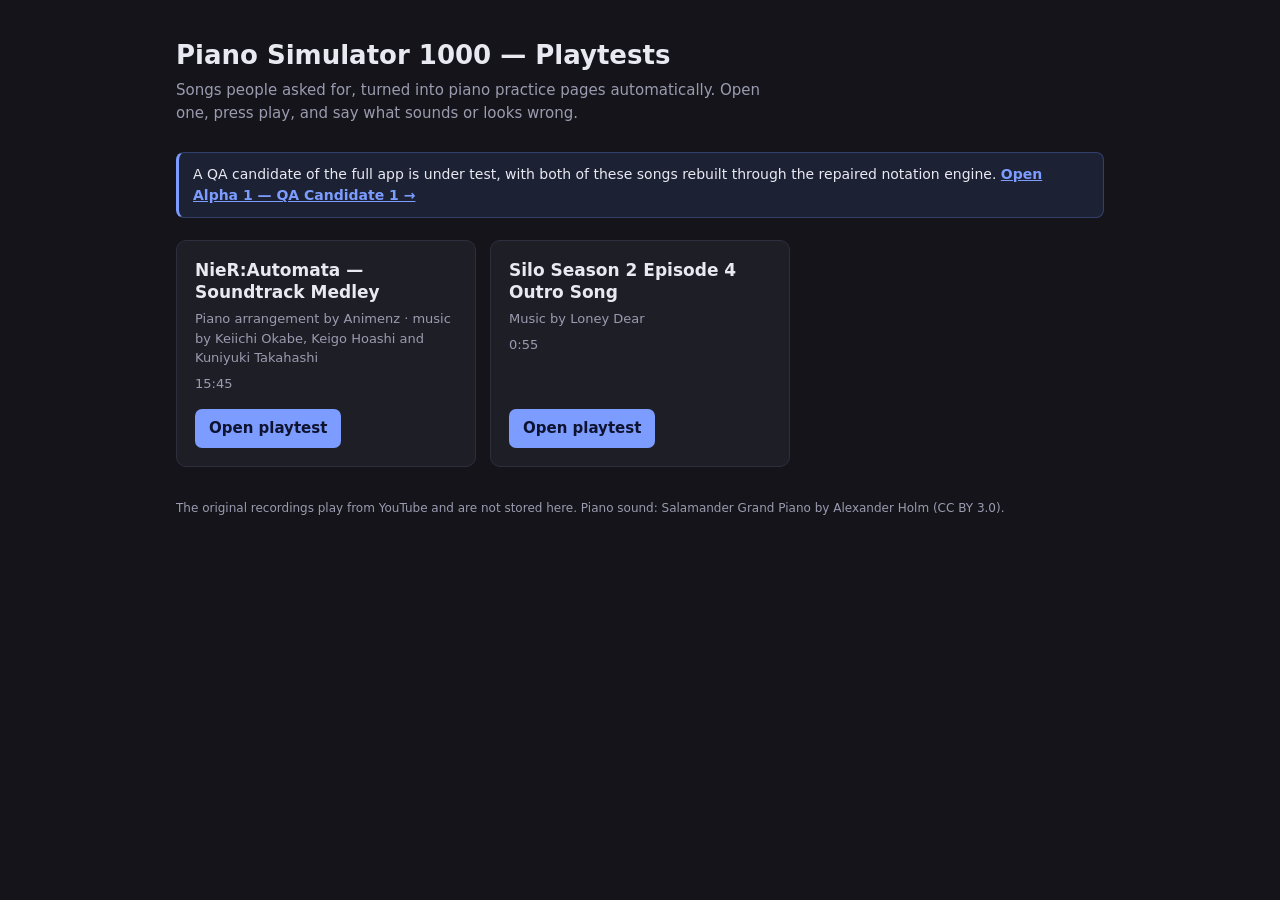
<file: index.html>
<!doctype html>
<html lang="en">
  <head>
    <meta charset="UTF-8" />
    <meta name="viewport" content="width=device-width, initial-scale=1.0" />
    <meta name="robots" content="noindex, nofollow" />
    <meta name="color-scheme" content="dark" />
    <title>Piano Simulator 1000 — Playtests</title>
    <link rel="icon" href="data:image/svg+xml,%3Csvg xmlns='http://www.w3.org/2000/svg' viewBox='0 0 32 32'%3E%3Crect width='32' height='32' rx='6' fill='%2314141a'/%3E%3Crect x='4' y='6' width='7' height='20' rx='1.5' fill='%23fbfbfd'/%3E%3Crect x='12.5' y='6' width='7' height='20' rx='1.5' fill='%23ffc46b'/%3E%3Crect x='21' y='6' width='7' height='20' rx='1.5' fill='%23fbfbfd'/%3E%3Crect x='9' y='6' width='5' height='12' rx='1' fill='%231d1d22'/%3E%3Crect x='18' y='6' width='5' height='12' rx='1' fill='%231d1d22'/%3E%3C/svg%3E" />
    <style>
      :root {
        --bg: #14141a;
        --panel: #1e1e27;
        --border: #2e2e3c;
        --text: #e9e9f2;
        --muted: #9b9bb0;
        --accent: #7c9cff;
      }
      * {
        box-sizing: border-box;
      }
      body {
        margin: 0;
        min-height: 100vh;
        background: var(--bg);
        color: var(--text);
        font: 15px/1.5 system-ui, -apple-system, "Segoe UI", sans-serif;
      }
      main {
        max-width: 60rem;
        margin: 0 auto;
        padding: 40px 16px 56px;
      }
      h1 {
        font-size: 26px;
        line-height: 1.2;
        margin: 0 0 8px;
        text-wrap: balance;
      }
      .lead {
        color: var(--muted);
        margin: 0 0 28px;
        max-width: 38rem;
      }
      ul {
        list-style: none;
        margin: 0;
        padding: 0;
        display: grid;
        grid-template-columns: repeat(auto-fill, minmax(min(100%, 17rem), 1fr));
        gap: 14px;
      }
      .card {
        display: flex;
        flex-direction: column;
        gap: 6px;
        background: var(--panel);
        border: 1px solid var(--border);
        border-radius: 10px;
        padding: 18px;
        min-width: 0;
      }
      .card h2 {
        font-size: 17px;
        line-height: 1.3;
        margin: 0;
        overflow-wrap: anywhere;
      }
      .credit {
        color: var(--muted);
        font-size: 13px;
        margin: 0;
      }
      .duration {
        color: var(--muted);
        font-size: 13px;
        font-variant-numeric: tabular-nums;
        margin: 0 0 10px;
      }
      .open {
        margin-top: auto;
        align-self: flex-start;
        background: var(--accent);
        color: #0e1330;
        font-weight: 600;
        text-decoration: none;
        border-radius: 7px;
        padding: 8px 14px;
      }
      .open:hover {
        filter: brightness(1.08);
      }
      .open:focus-visible {
        outline: 2px solid var(--text);
        outline-offset: 2px;
      }
      .notice {
        background: #1c2233;
        border: 1px solid #33406b;
        border-left: 3px solid var(--accent);
        border-radius: 8px;
        padding: 11px 14px;
        margin: 0 0 22px;
        font-size: 14px;
      }
      .notice a {
        color: var(--accent);
        font-weight: 600;
      }
      footer {
        margin-top: 32px;
        color: var(--muted);
        font-size: 12px;
      }
    </style>
  </head>
  <body>
    <main>
      <h1>Piano Simulator 1000 — Playtests</h1>
      <p class="lead">
        Songs people asked for, turned into piano practice pages automatically. Open one, press
        play, and say what sounds or looks wrong.
      </p>
      <p class="notice">
        A QA candidate of the full app is under test, with both of these songs rebuilt through the repaired notation engine.
        <a href="alpha-1-qa-rc1/">Open Alpha 1 — QA Candidate 1 →</a>
      </p>
      <ul>
      <li class="card">
        <h2>NieR:Automata — Soundtrack Medley</h2>
        <p class="credit">Piano arrangement by Animenz · music by Keiichi Okabe, Keigo Hoashi and Kuniyuki Takahashi</p>
        <p class="duration">15:45</p>
        <a class="open" href="./nier-automata-medley/">Open playtest</a>
      </li>
      <li class="card">
        <h2>Silo Season 2 Episode 4 Outro Song</h2>
        <p class="credit">Music by Loney Dear</p>
        <p class="duration">0:55</p>
        <a class="open" href="./silo-s2e4-outro/">Open playtest</a>
      </li>
      </ul>
      <footer>
        The original recordings play from YouTube and are not stored here. Piano sound: Salamander
        Grand Piano by Alexander Holm (CC BY 3.0).
      </footer>
    </main>
  </body>
</html>
</file>
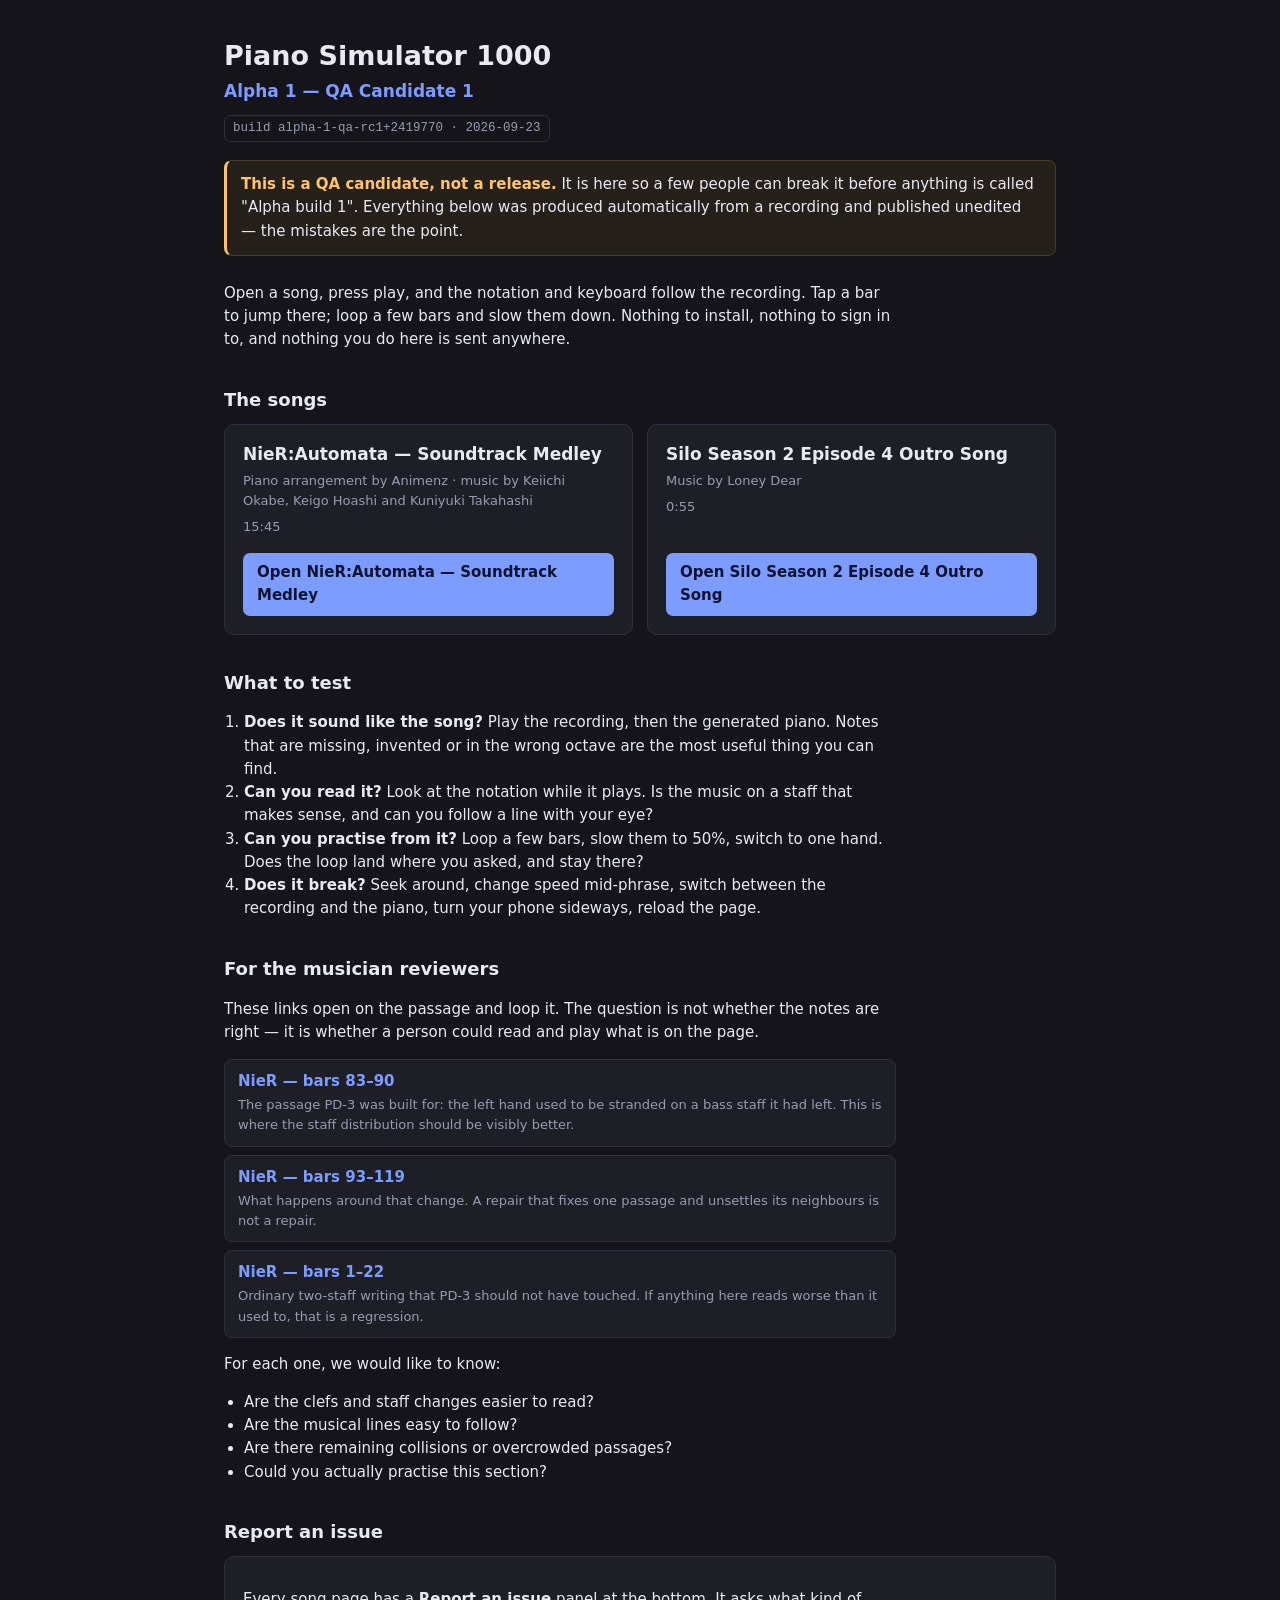
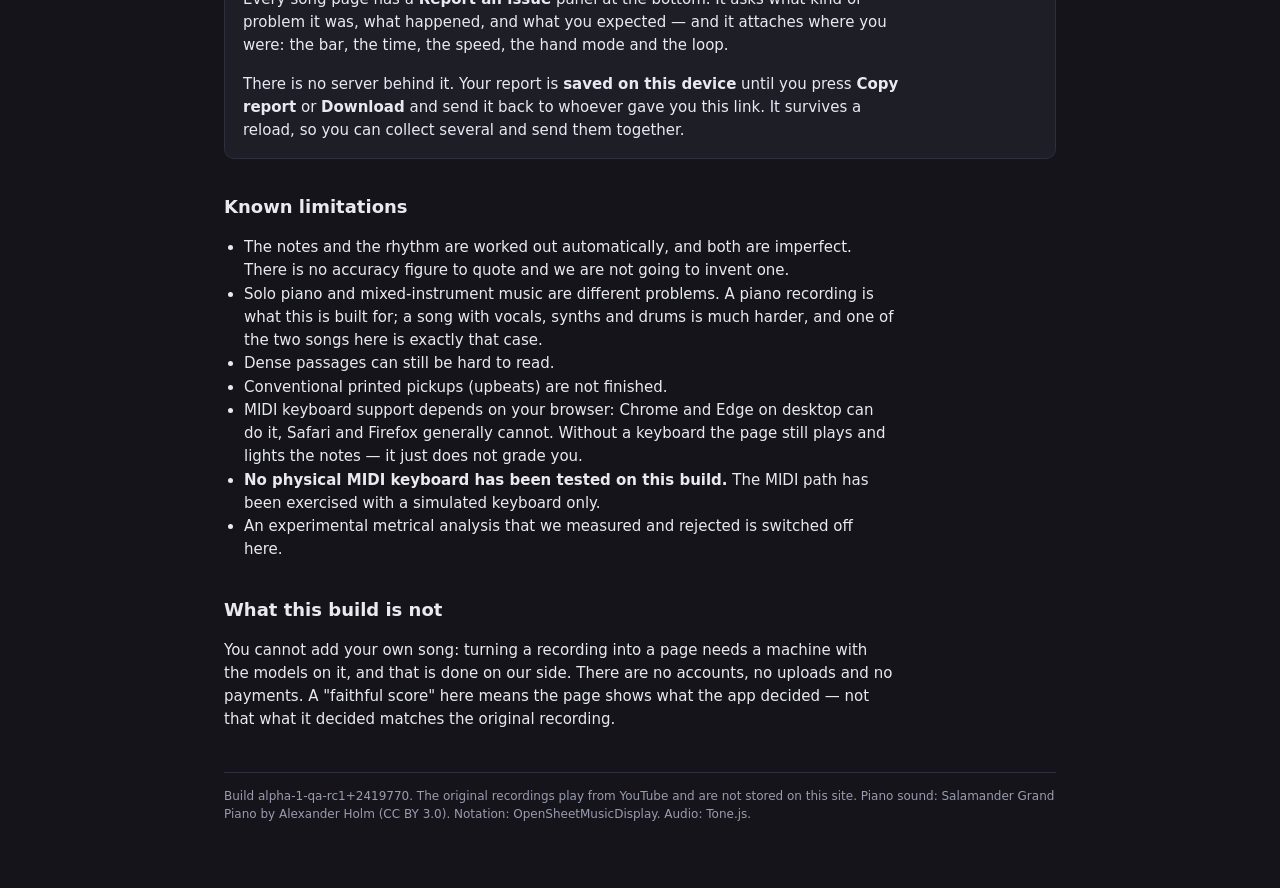
<file: alpha-1-qa-rc1/index.html>
<!doctype html>
<html lang="en">
  <head>
    <meta charset="UTF-8" />
    <meta name="viewport" content="width=device-width, initial-scale=1.0" />
    <meta name="robots" content="noindex, nofollow" />
    <meta name="color-scheme" content="dark" />
    <title>Alpha 1 — QA Candidate 1 · Piano Simulator 1000</title>
    <link rel="icon" href="data:image/svg+xml,%3Csvg xmlns='http://www.w3.org/2000/svg' viewBox='0 0 32 32'%3E%3Crect width='32' height='32' rx='6' fill='%2314141a'/%3E%3Crect x='4' y='6' width='7' height='20' rx='1.5' fill='%23fbfbfd'/%3E%3Crect x='12.5' y='6' width='7' height='20' rx='1.5' fill='%23ffc46b'/%3E%3Crect x='21' y='6' width='7' height='20' rx='1.5' fill='%23fbfbfd'/%3E%3Crect x='9' y='6' width='5' height='12' rx='1' fill='%231d1d22'/%3E%3Crect x='18' y='6' width='5' height='12' rx='1' fill='%231d1d22'/%3E%3C/svg%3E" />
    <style>
      :root {
        --bg: #14141a;
        --panel: #1e1e27;
        --border: #2e2e3c;
        --text: #e9e9f2;
        --muted: #9b9bb0;
        --accent: #7c9cff;
        --warn: #ffc46b;
      }
      * {
        box-sizing: border-box;
      }
      body {
        margin: 0;
        min-height: 100vh;
        background: var(--bg);
        color: var(--text);
        font: 15px/1.55 system-ui, -apple-system, "Segoe UI", sans-serif;
      }
      main {
        max-width: 54rem;
        margin: 0 auto;
        padding: 40px 16px 64px;
      }
      h1 {
        font-size: 27px;
        line-height: 1.2;
        margin: 0 0 6px;
        text-wrap: balance;
      }
      h2 {
        font-size: 18px;
        margin: 34px 0 10px;
      }
      h3 {
        font-size: 17px;
        line-height: 1.3;
        margin: 0;
        overflow-wrap: anywhere;
      }
      p {
        max-width: 42rem;
      }
      .sub {
        font-size: 17px;
        color: var(--accent);
        font-weight: 600;
        margin: 0 0 10px;
      }
      .build {
        display: inline-block;
        font-family: ui-monospace, SFMono-Regular, Menlo, monospace;
        font-size: 12.5px;
        color: var(--muted);
        border: 1px solid var(--border);
        border-radius: 6px;
        padding: 3px 8px;
        margin: 0 0 18px;
      }
      .notice {
        background: #26201a;
        border: 1px solid #4a3a24;
        border-left: 3px solid var(--warn);
        border-radius: 8px;
        padding: 12px 14px;
        margin: 0 0 26px;
        max-width: none;
      }
      .notice strong {
        color: var(--warn);
      }
      ul.songs {
        list-style: none;
        margin: 0;
        padding: 0;
        display: grid;
        grid-template-columns: repeat(auto-fill, minmax(min(100%, 17rem), 1fr));
        gap: 14px;
      }
      .card {
        display: flex;
        flex-direction: column;
        gap: 6px;
        background: var(--panel);
        border: 1px solid var(--border);
        border-radius: 10px;
        padding: 18px;
        min-width: 0;
      }
      .credit {
        color: var(--muted);
        font-size: 13px;
        margin: 0;
      }
      .duration {
        color: var(--muted);
        font-size: 13px;
        font-variant-numeric: tabular-nums;
        margin: 0 0 10px;
      }
      .open {
        margin-top: auto;
        align-self: flex-start;
        background: var(--accent);
        color: #0e1330;
        font-weight: 600;
        text-decoration: none;
        border-radius: 7px;
        padding: 8px 14px;
      }
      .open:hover {
        filter: brightness(1.08);
      }
      .open:focus-visible,
      a:focus-visible {
        outline: 2px solid var(--text);
        outline-offset: 2px;
      }
      ol,
      ul.plain {
        padding-left: 20px;
        max-width: 42rem;
      }
      ul.targets {
        list-style: none;
        padding: 0;
        margin: 0;
        display: grid;
        gap: 8px;
        max-width: 42rem;
      }
      ul.targets li {
        background: var(--panel);
        border: 1px solid var(--border);
        border-radius: 8px;
        padding: 10px 13px;
      }
      ul.targets a {
        color: var(--accent);
        font-weight: 600;
        text-decoration: none;
      }
      ul.targets a:hover {
        text-decoration: underline;
      }
      .why {
        display: block;
        color: var(--muted);
        font-size: 13px;
        margin-top: 2px;
      }
      .report {
        background: var(--panel);
        border: 1px solid var(--border);
        border-radius: 10px;
        padding: 16px 18px;
        max-width: none;
      }
      .report p:last-child {
        margin-bottom: 0;
      }
      code {
        font-family: ui-monospace, SFMono-Regular, Menlo, monospace;
        font-size: 0.92em;
        background: #15151d;
        border: 1px solid var(--border);
        border-radius: 4px;
        padding: 1px 5px;
      }
      footer {
        margin-top: 40px;
        color: var(--muted);
        font-size: 12px;
        border-top: 1px solid var(--border);
        padding-top: 14px;
      }
    </style>
  </head>
  <body>
    <main>
      <h1>Piano Simulator 1000</h1>
      <p class="sub">Alpha 1 — QA Candidate 1</p>
      <p class="build">build alpha-1-qa-rc1+2419770 · 2026-09-23</p>

      <p class="notice">
        <strong>This is a QA candidate, not a release.</strong> It is here so a few people can
        break it before anything is called "Alpha build 1". Everything below was produced
        automatically from a recording and published unedited — the mistakes are the point.
      </p>

      <p>
        Open a song, press play, and the notation and keyboard follow the recording. Tap a bar to
        jump there; loop a few bars and slow them down. Nothing to install, nothing to sign in to,
        and nothing you do here is sent anywhere.
      </p>

      <h2>The songs</h2>
      <ul class="songs">
      <li class="card">
        <h3>NieR:Automata — Soundtrack Medley</h3>
        <p class="credit">Piano arrangement by Animenz · music by Keiichi Okabe, Keigo Hoashi and Kuniyuki Takahashi</p>
        <p class="duration">15:45</p>
        <a class="open" href="./nier-automata-medley/">Open NieR:Automata — Soundtrack Medley</a>
      </li>
      <li class="card">
        <h3>Silo Season 2 Episode 4 Outro Song</h3>
        <p class="credit">Music by Loney Dear</p>
        <p class="duration">0:55</p>
        <a class="open" href="./silo-s2e4-outro/">Open Silo Season 2 Episode 4 Outro Song</a>
      </li>
      </ul>

      <h2>What to test</h2>
      <ol>
        <li><strong>Does it sound like the song?</strong> Play the recording, then the generated
          piano. Notes that are missing, invented or in the wrong octave are the most useful thing
          you can find.</li>
        <li><strong>Can you read it?</strong> Look at the notation while it plays. Is the music on
          a staff that makes sense, and can you follow a line with your eye?</li>
        <li><strong>Can you practise from it?</strong> Loop a few bars, slow them to 50%, switch to
          one hand. Does the loop land where you asked, and stay there?</li>
        <li><strong>Does it break?</strong> Seek around, change speed mid-phrase, switch between
          the recording and the piano, turn your phone sideways, reload the page.</li>
      </ol>

      <h2>For the musician reviewers</h2>
      <p>
        These links open on the passage and loop it. The question is not whether the notes are
        right — it is whether a person could read and play what is on the page.
      </p>
      <ul class="targets">
        <li>
          <a href="./nier-automata-medley/?bars=83-90">NieR — bars 83–90</a>
          <span class="why">The passage PD-3 was built for: the left hand used to be stranded on a bass staff it had left. This is where the staff distribution should be visibly better.</span>
        </li>
        <li>
          <a href="./nier-automata-medley/?bars=93-119">NieR — bars 93–119</a>
          <span class="why">What happens around that change. A repair that fixes one passage and unsettles its neighbours is not a repair.</span>
        </li>
        <li>
          <a href="./nier-automata-medley/?bars=1-22">NieR — bars 1–22</a>
          <span class="why">Ordinary two-staff writing that PD-3 should not have touched. If anything here reads worse than it used to, that is a regression.</span>
        </li>
      </ul>
      <p>For each one, we would like to know:</p>
      <ul class="plain">
        <li>Are the clefs and staff changes easier to read?</li>
        <li>Are the musical lines easy to follow?</li>
        <li>Are there remaining collisions or overcrowded passages?</li>
        <li>Could you actually practise this section?</li>
      </ul>

      <h2>Report an issue</h2>
      <div class="report">
        <p>
          Every song page has a <strong>Report an issue</strong> panel at the bottom. It asks what
          kind of problem it was, what happened, and what you expected — and it attaches where you
          were: the bar, the time, the speed, the hand mode and the loop.
        </p>
        <p>
          There is no server behind it. Your report is <strong>saved on this device</strong> until
          you press <strong>Copy report</strong> or <strong>Download</strong> and send it back to
          whoever gave you this link. It survives a reload, so you can collect several and send
          them together.
        </p>
      </div>

      <h2>Known limitations</h2>
      <ul class="plain">
        <li>The notes and the rhythm are worked out automatically, and both are imperfect. There
          is no accuracy figure to quote and we are not going to invent one.</li>
        <li>Solo piano and mixed-instrument music are different problems. A piano recording is
          what this is built for; a song with vocals, synths and drums is much harder, and one of
          the two songs here is exactly that case.</li>
        <li>Dense passages can still be hard to read.</li>
        <li>Conventional printed pickups (upbeats) are not finished.</li>
        <li>MIDI keyboard support depends on your browser: Chrome and Edge on desktop can do it,
          Safari and Firefox generally cannot. Without a keyboard the page still plays and lights
          the notes — it just does not grade you.</li>
        <li><strong>No physical MIDI keyboard has been tested on this build.</strong> The MIDI path
          has been exercised with a simulated keyboard only.</li>
        <li>An experimental metrical analysis that we measured and rejected is switched off here.</li>
      </ul>

      <h2>What this build is not</h2>
      <p>
        You cannot add your own song: turning a recording into a page needs a machine with the
        models on it, and that is done on our side. There are no accounts, no uploads and no
        payments. A "faithful score" here means the page shows what the app decided — not that
        what it decided matches the original recording.
      </p>

      <footer>
        Build alpha-1-qa-rc1+2419770. The original recordings play from YouTube and are not
        stored on this site. Piano sound: Salamander Grand Piano by Alexander Holm (CC BY 3.0).
        Notation: OpenSheetMusicDisplay. Audio: Tone.js.
      </footer>
    </main>
  </body>
</html>
</file>
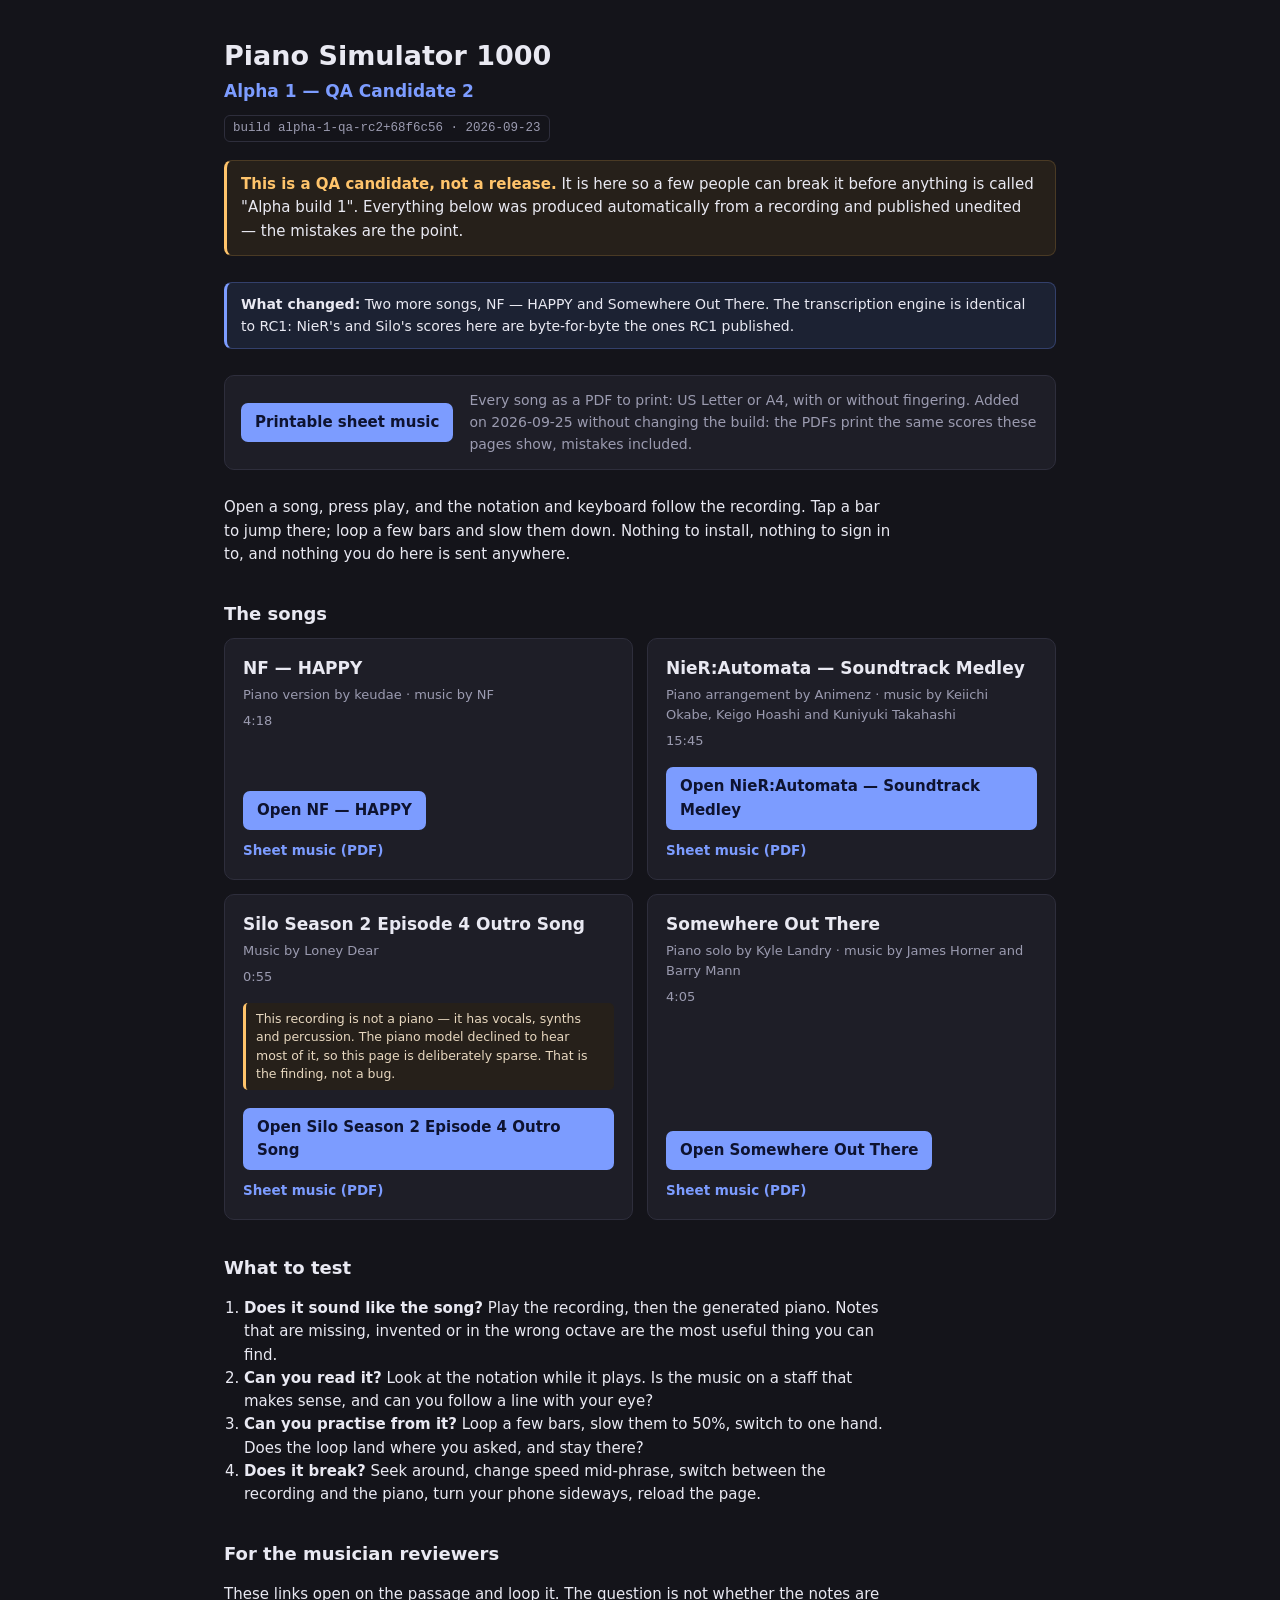
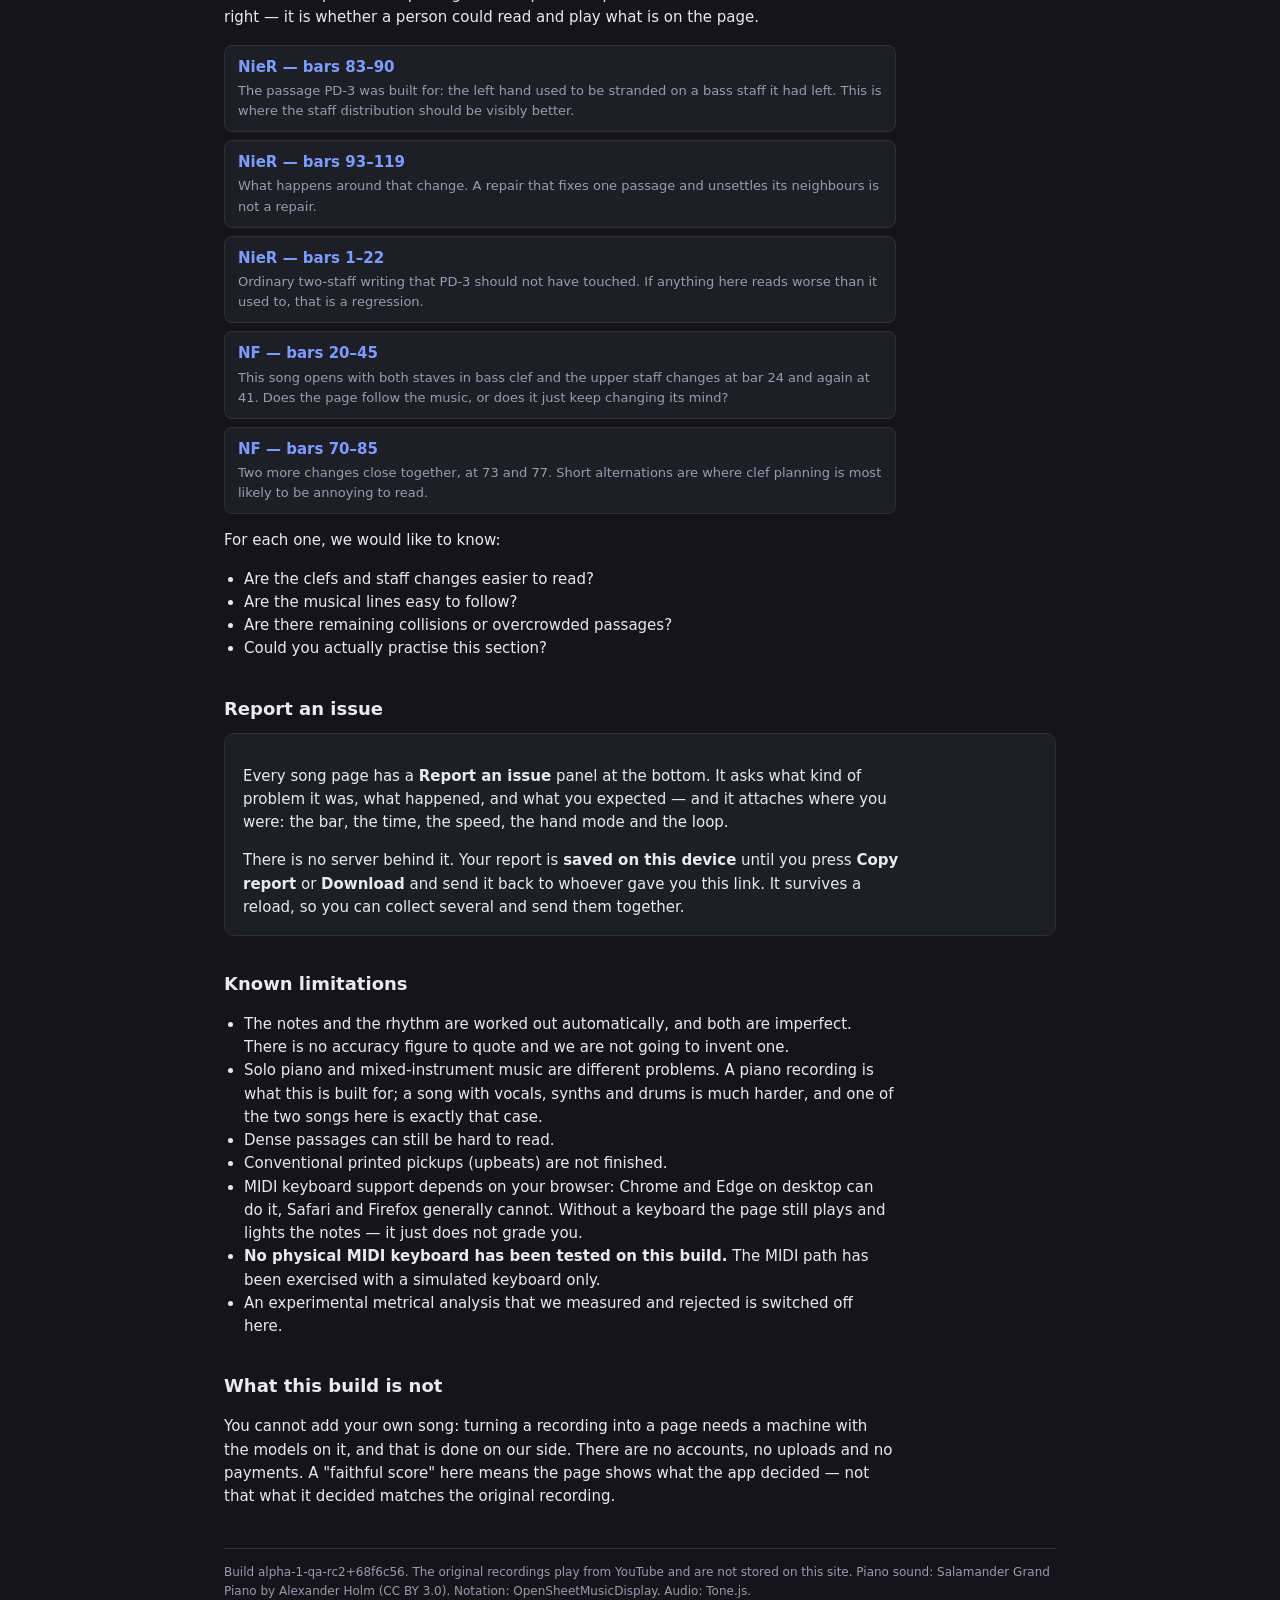
<file: alpha-1-qa-rc2/index.html>
<!doctype html>
<html lang="en">
  <head>
    <meta charset="UTF-8" />
    <meta name="viewport" content="width=device-width, initial-scale=1.0" />
    <meta name="robots" content="noindex, nofollow" />
    <meta name="color-scheme" content="dark" />
    <title>Alpha 1 — QA Candidate 2 · Piano Simulator 1000</title>
    <link rel="icon" href="data:image/svg+xml,%3Csvg xmlns='http://www.w3.org/2000/svg' viewBox='0 0 32 32'%3E%3Crect width='32' height='32' rx='6' fill='%2314141a'/%3E%3Crect x='4' y='6' width='7' height='20' rx='1.5' fill='%23fbfbfd'/%3E%3Crect x='12.5' y='6' width='7' height='20' rx='1.5' fill='%23ffc46b'/%3E%3Crect x='21' y='6' width='7' height='20' rx='1.5' fill='%23fbfbfd'/%3E%3Crect x='9' y='6' width='5' height='12' rx='1' fill='%231d1d22'/%3E%3Crect x='18' y='6' width='5' height='12' rx='1' fill='%231d1d22'/%3E%3C/svg%3E" />
    <style>
      :root {
        --bg: #14141a;
        --panel: #1e1e27;
        --border: #2e2e3c;
        --text: #e9e9f2;
        --muted: #9b9bb0;
        --accent: #7c9cff;
        --warn: #ffc46b;
      }
      * {
        box-sizing: border-box;
      }
      body {
        margin: 0;
        min-height: 100vh;
        background: var(--bg);
        color: var(--text);
        font: 15px/1.55 system-ui, -apple-system, "Segoe UI", sans-serif;
      }
      main {
        max-width: 54rem;
        margin: 0 auto;
        padding: 40px 16px 64px;
      }
      h1 {
        font-size: 27px;
        line-height: 1.2;
        margin: 0 0 6px;
        text-wrap: balance;
      }
      h2 {
        font-size: 18px;
        margin: 34px 0 10px;
      }
      h3 {
        font-size: 17px;
        line-height: 1.3;
        margin: 0;
        overflow-wrap: anywhere;
      }
      p {
        max-width: 42rem;
      }
      .sub {
        font-size: 17px;
        color: var(--accent);
        font-weight: 600;
        margin: 0 0 10px;
      }
      .build {
        display: inline-block;
        font-family: ui-monospace, SFMono-Regular, Menlo, monospace;
        font-size: 12.5px;
        color: var(--muted);
        border: 1px solid var(--border);
        border-radius: 6px;
        padding: 3px 8px;
        margin: 0 0 18px;
      }
      .notice {
        background: #26201a;
        border: 1px solid #4a3a24;
        border-left: 3px solid var(--warn);
        border-radius: 8px;
        padding: 12px 14px;
        margin: 0 0 26px;
        max-width: none;
      }
      .notice strong {
        color: var(--warn);
      }
      ul.songs {
        list-style: none;
        margin: 0;
        padding: 0;
        display: grid;
        grid-template-columns: repeat(auto-fill, minmax(min(100%, 17rem), 1fr));
        gap: 14px;
      }
      .card {
        display: flex;
        flex-direction: column;
        gap: 6px;
        background: var(--panel);
        border: 1px solid var(--border);
        border-radius: 10px;
        padding: 18px;
        min-width: 0;
      }
      .credit {
        color: var(--muted);
        font-size: 13px;
        margin: 0;
      }
      .duration {
        color: var(--muted);
        font-size: 13px;
        font-variant-numeric: tabular-nums;
        margin: 0 0 10px;
      }
      .open {
        margin-top: auto;
        align-self: flex-start;
        background: var(--accent);
        color: #0e1330;
        font-weight: 600;
        text-decoration: none;
        border-radius: 7px;
        padding: 8px 14px;
      }
      .open:hover {
        filter: brightness(1.08);
      }
      .open:focus-visible,
      a:focus-visible {
        outline: 2px solid var(--text);
        outline-offset: 2px;
      }
      ol,
      ul.plain {
        padding-left: 20px;
        max-width: 42rem;
      }
      ul.targets {
        list-style: none;
        padding: 0;
        margin: 0;
        display: grid;
        gap: 8px;
        max-width: 42rem;
      }
      ul.targets li {
        background: var(--panel);
        border: 1px solid var(--border);
        border-radius: 8px;
        padding: 10px 13px;
      }
      ul.targets a {
        color: var(--accent);
        font-weight: 600;
        text-decoration: none;
      }
      ul.targets a:hover {
        text-decoration: underline;
      }
      .whats-new {
        background: #1c2233;
        border: 1px solid #33406b;
        border-left: 3px solid var(--accent);
        border-radius: 8px;
        padding: 11px 14px;
        margin: 0 0 26px;
        max-width: none;
        font-size: 14px;
      }
      .song-note {
        background: #26201a;
        border-left: 3px solid var(--warn);
        border-radius: 5px;
        padding: 7px 10px;
        margin: 0 0 12px;
        color: #e7d7bf;
        font-size: 12.5px;
        line-height: 1.45;
      }
      .why {
        display: block;
        color: var(--muted);
        font-size: 13px;
        margin-top: 2px;
      }
      .report {
        background: var(--panel);
        border: 1px solid var(--border);
        border-radius: 10px;
        padding: 16px 18px;
        max-width: none;
      }
      .report p:last-child {
        margin-bottom: 0;
      }
      code {
        font-family: ui-monospace, SFMono-Regular, Menlo, monospace;
        font-size: 0.92em;
        background: #15151d;
        border: 1px solid var(--border);
        border-radius: 4px;
        padding: 1px 5px;
      }
      footer {
        margin-top: 40px;
        color: var(--muted);
        font-size: 12px;
        border-top: 1px solid var(--border);
        padding-top: 14px;
      }
      .sheets {
        display: flex;
        flex-wrap: wrap;
        align-items: center;
        gap: 10px 16px;
        background: var(--panel);
        border: 1px solid var(--border);
        border-radius: 10px;
        padding: 14px 16px;
        margin: 0 0 26px;
        max-width: none;
      }
      .sheets p {
        flex: 1 1 18rem;
        margin: 0;
        color: var(--muted);
        font-size: 14px;
      }
      .sheets-link {
        background: var(--accent);
        color: #0e1330;
        font-weight: 600;
        text-decoration: none;
        border-radius: 7px;
        padding: 8px 14px;
      }
      .sheets-link:hover {
        filter: brightness(1.08);
      }
      .card .sheet {
        align-self: flex-start;
        color: var(--accent);
        font-size: 13.5px;
        font-weight: 600;
        text-decoration: none;
        padding-top: 4px;
      }
      .card .sheet:hover {
        text-decoration: underline;
      }
    </style>
  </head>
  <body>
    <main>
      <h1>Piano Simulator 1000</h1>
      <p class="sub">Alpha 1 — QA Candidate 2</p>
      <p class="build">build alpha-1-qa-rc2+68f6c56 · 2026-09-23</p>

      <p class="notice">
        <strong>This is a QA candidate, not a release.</strong> It is here so a few people can
        break it before anything is called "Alpha build 1". Everything below was produced
        automatically from a recording and published unedited — the mistakes are the point.
      </p>
      <p class="whats-new"><strong>What changed:</strong> Two more songs, NF — HAPPY and Somewhere Out There. The transcription engine is identical to RC1: NieR&#39;s and Silo&#39;s scores here are byte-for-byte the ones RC1 published.</p>
      <div class="sheets">
        <a class="sheets-link" href="./sheet-music/">Printable sheet music</a>
        <p>
          Every song as a PDF to print: US Letter or A4, with or without fingering. Added on
          2026-09-25 without changing the build: the PDFs print the same scores these
          pages show, mistakes included.
        </p>
      </div>


      <p>
        Open a song, press play, and the notation and keyboard follow the recording. Tap a bar to
        jump there; loop a few bars and slow them down. Nothing to install, nothing to sign in to,
        and nothing you do here is sent anywhere.
      </p>

      <h2>The songs</h2>
      <ul class="songs">
      <li class="card">
        <h3>NF — HAPPY</h3>
        <p class="credit">Piano version by keudae · music by NF</p>
        <p class="duration">4:18</p>
        <a class="open" href="./nf-happy/">Open NF — HAPPY</a>
        <a class="sheet" href="./sheet-music/#nf-happy">Sheet music (PDF)</a>
      </li>
      <li class="card">
        <h3>NieR:Automata — Soundtrack Medley</h3>
        <p class="credit">Piano arrangement by Animenz · music by Keiichi Okabe, Keigo Hoashi and Kuniyuki Takahashi</p>
        <p class="duration">15:45</p>
        <a class="open" href="./nier-automata-medley/">Open NieR:Automata — Soundtrack Medley</a>
        <a class="sheet" href="./sheet-music/#nier-automata-medley">Sheet music (PDF)</a>
      </li>
      <li class="card">
        <h3>Silo Season 2 Episode 4 Outro Song</h3>
        <p class="credit">Music by Loney Dear</p>
        <p class="duration">0:55</p>
        <p class="song-note">This recording is not a piano — it has vocals, synths and percussion. The piano model declined to hear most of it, so this page is deliberately sparse. That is the finding, not a bug.</p>
        <a class="open" href="./silo-s2e4-outro/">Open Silo Season 2 Episode 4 Outro Song</a>
        <a class="sheet" href="./sheet-music/#silo-s2e4-outro">Sheet music (PDF)</a>
      </li>
      <li class="card">
        <h3>Somewhere Out There</h3>
        <p class="credit">Piano solo by Kyle Landry · music by James Horner and Barry Mann</p>
        <p class="duration">4:05</p>
        <a class="open" href="./somewhere-out-there/">Open Somewhere Out There</a>
        <a class="sheet" href="./sheet-music/#somewhere-out-there">Sheet music (PDF)</a>
      </li>
      </ul>

      <h2>What to test</h2>
      <ol>
        <li><strong>Does it sound like the song?</strong> Play the recording, then the generated
          piano. Notes that are missing, invented or in the wrong octave are the most useful thing
          you can find.</li>
        <li><strong>Can you read it?</strong> Look at the notation while it plays. Is the music on
          a staff that makes sense, and can you follow a line with your eye?</li>
        <li><strong>Can you practise from it?</strong> Loop a few bars, slow them to 50%, switch to
          one hand. Does the loop land where you asked, and stay there?</li>
        <li><strong>Does it break?</strong> Seek around, change speed mid-phrase, switch between
          the recording and the piano, turn your phone sideways, reload the page.</li>
      </ol>

      <h2>For the musician reviewers</h2>
      <p>
        These links open on the passage and loop it. The question is not whether the notes are
        right — it is whether a person could read and play what is on the page.
      </p>
      <ul class="targets">
        <li>
          <a href="./nier-automata-medley/?bars=83-90">NieR — bars 83–90</a>
          <span class="why">The passage PD-3 was built for: the left hand used to be stranded on a bass staff it had left. This is where the staff distribution should be visibly better.</span>
        </li>
        <li>
          <a href="./nier-automata-medley/?bars=93-119">NieR — bars 93–119</a>
          <span class="why">What happens around that change. A repair that fixes one passage and unsettles its neighbours is not a repair.</span>
        </li>
        <li>
          <a href="./nier-automata-medley/?bars=1-22">NieR — bars 1–22</a>
          <span class="why">Ordinary two-staff writing that PD-3 should not have touched. If anything here reads worse than it used to, that is a regression.</span>
        </li>
        <li>
          <a href="./nf-happy/?bars=20-45">NF — bars 20–45</a>
          <span class="why">This song opens with both staves in bass clef and the upper staff changes at bar 24 and again at 41. Does the page follow the music, or does it just keep changing its mind?</span>
        </li>
        <li>
          <a href="./nf-happy/?bars=70-85">NF — bars 70–85</a>
          <span class="why">Two more changes close together, at 73 and 77. Short alternations are where clef planning is most likely to be annoying to read.</span>
        </li>
      </ul>
      <p>For each one, we would like to know:</p>
      <ul class="plain">
        <li>Are the clefs and staff changes easier to read?</li>
        <li>Are the musical lines easy to follow?</li>
        <li>Are there remaining collisions or overcrowded passages?</li>
        <li>Could you actually practise this section?</li>
      </ul>

      <h2>Report an issue</h2>
      <div class="report">
        <p>
          Every song page has a <strong>Report an issue</strong> panel at the bottom. It asks what
          kind of problem it was, what happened, and what you expected — and it attaches where you
          were: the bar, the time, the speed, the hand mode and the loop.
        </p>
        <p>
          There is no server behind it. Your report is <strong>saved on this device</strong> until
          you press <strong>Copy report</strong> or <strong>Download</strong> and send it back to
          whoever gave you this link. It survives a reload, so you can collect several and send
          them together.
        </p>
      </div>

      <h2>Known limitations</h2>
      <ul class="plain">
        <li>The notes and the rhythm are worked out automatically, and both are imperfect. There
          is no accuracy figure to quote and we are not going to invent one.</li>
        <li>Solo piano and mixed-instrument music are different problems. A piano recording is
          what this is built for; a song with vocals, synths and drums is much harder, and one of
          the two songs here is exactly that case.</li>
        <li>Dense passages can still be hard to read.</li>
        <li>Conventional printed pickups (upbeats) are not finished.</li>
        <li>MIDI keyboard support depends on your browser: Chrome and Edge on desktop can do it,
          Safari and Firefox generally cannot. Without a keyboard the page still plays and lights
          the notes — it just does not grade you.</li>
        <li><strong>No physical MIDI keyboard has been tested on this build.</strong> The MIDI path
          has been exercised with a simulated keyboard only.</li>
        <li>An experimental metrical analysis that we measured and rejected is switched off here.</li>
      </ul>

      <h2>What this build is not</h2>
      <p>
        You cannot add your own song: turning a recording into a page needs a machine with the
        models on it, and that is done on our side. There are no accounts, no uploads and no
        payments. A "faithful score" here means the page shows what the app decided — not that
        what it decided matches the original recording.
      </p>

      <footer>
        Build alpha-1-qa-rc2+68f6c56. The original recordings play from YouTube and are not
        stored on this site. Piano sound: Salamander Grand Piano by Alexander Holm (CC BY 3.0).
        Notation: OpenSheetMusicDisplay. Audio: Tone.js.
      </footer>
    </main>
  </body>
</html>
</file>
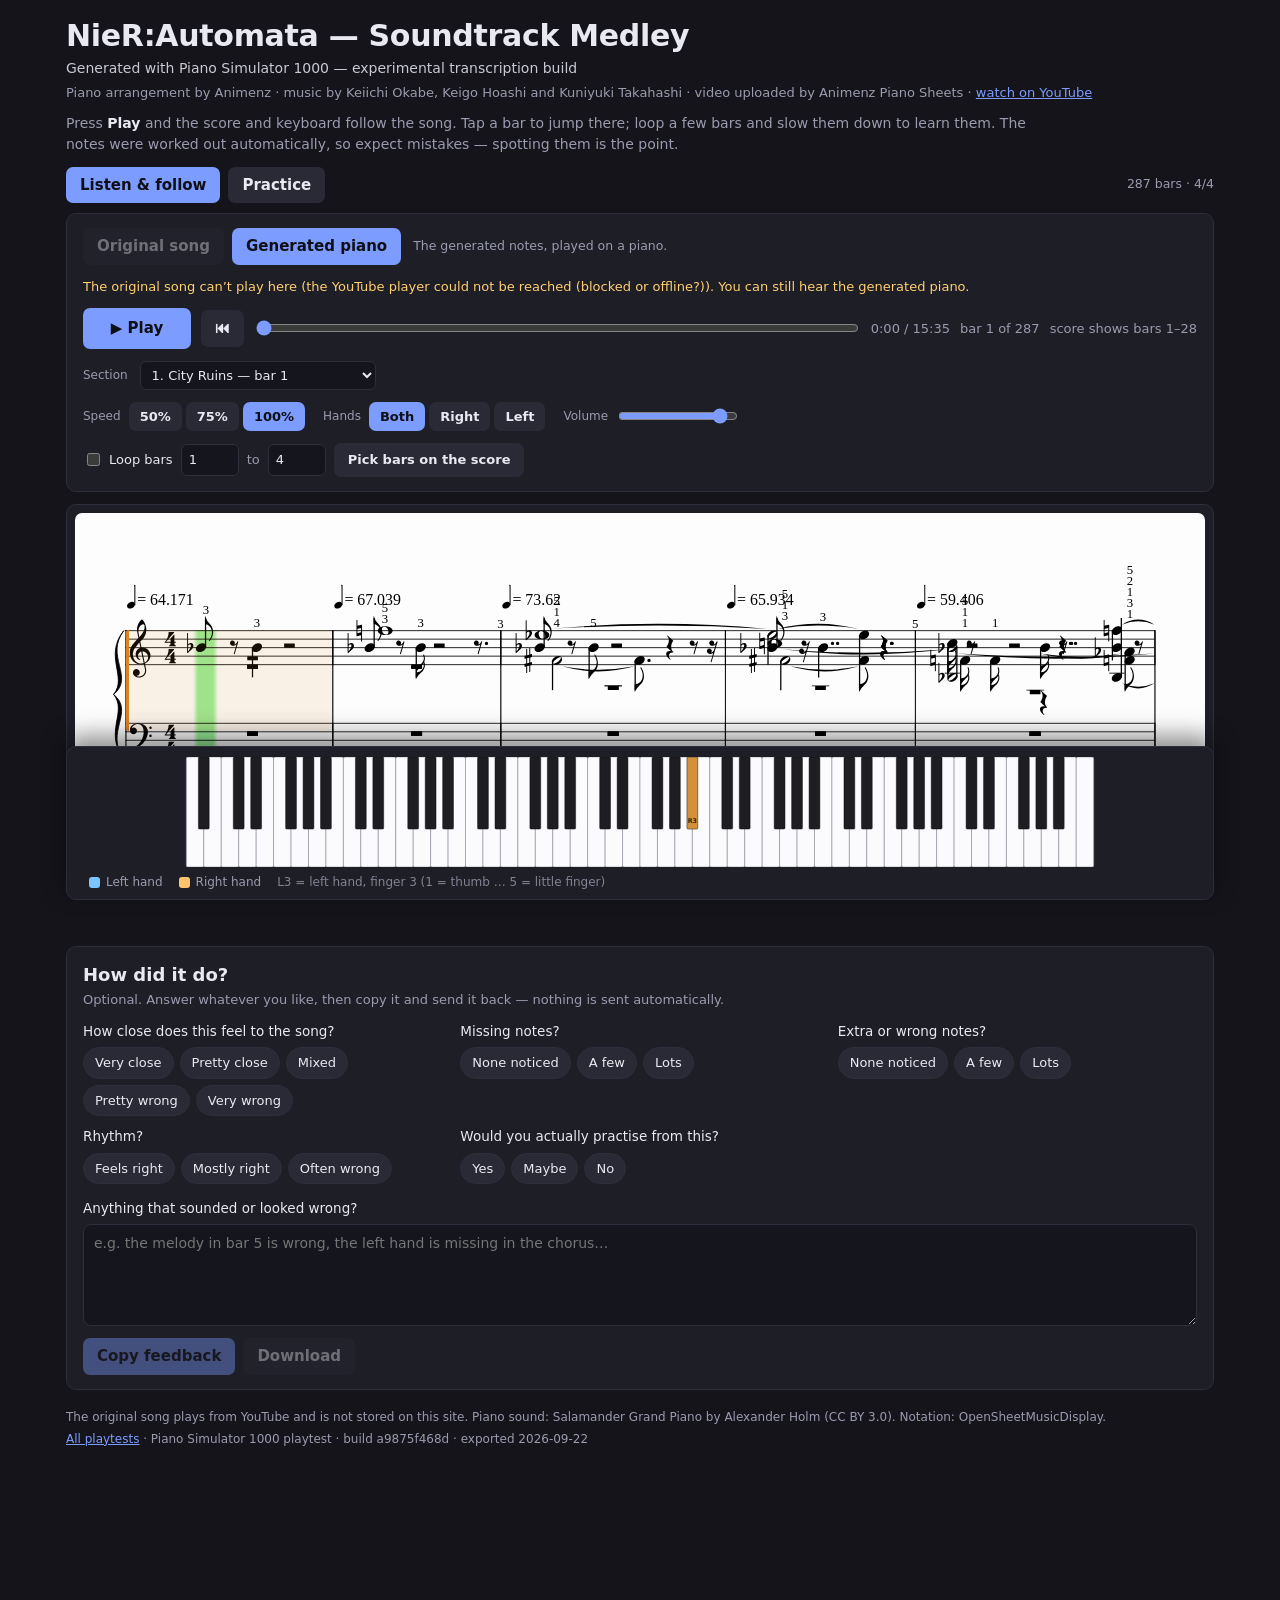
<file: nier-automata-medley/index.html>
<!doctype html>
<html lang="en">
  <head>
    <meta charset="UTF-8" />
    <meta name="viewport" content="width=device-width, initial-scale=1.0" />
    <!-- A playtest page is shared by link, not published for search. -->
    <meta name="robots" content="noindex, nofollow" />
    <!-- YouTube's embedded player needs to know which site it is on. -->
    <meta name="referrer" content="strict-origin-when-cross-origin" />
    <meta name="color-scheme" content="dark" />
    <title>Piano Simulator 1000 · playtest</title>
    <link
      rel="icon"
      href="data:image/svg+xml,%3Csvg xmlns='http://www.w3.org/2000/svg' viewBox='0 0 32 32'%3E%3Crect width='32' height='32' rx='6' fill='%2314141a'/%3E%3Crect x='4' y='6' width='7' height='20' rx='1.5' fill='%23fbfbfd'/%3E%3Crect x='12.5' y='6' width='7' height='20' rx='1.5' fill='%23ffc46b'/%3E%3Crect x='21' y='6' width='7' height='20' rx='1.5' fill='%23fbfbfd'/%3E%3Crect x='9' y='6' width='5' height='12' rx='1' fill='%231d1d22'/%3E%3Crect x='18' y='6' width='5' height='12' rx='1' fill='%231d1d22'/%3E%3C/svg%3E"
    />
    <script type="module" crossorigin src="./assets/playtest-BNq8qag8.js"></script>
    <link rel="stylesheet" crossorigin href="./assets/playtest-0v-hcf-P.css">
  </head>
  <body>
    <div id="root"></div>
  </body>
</html>
</file>
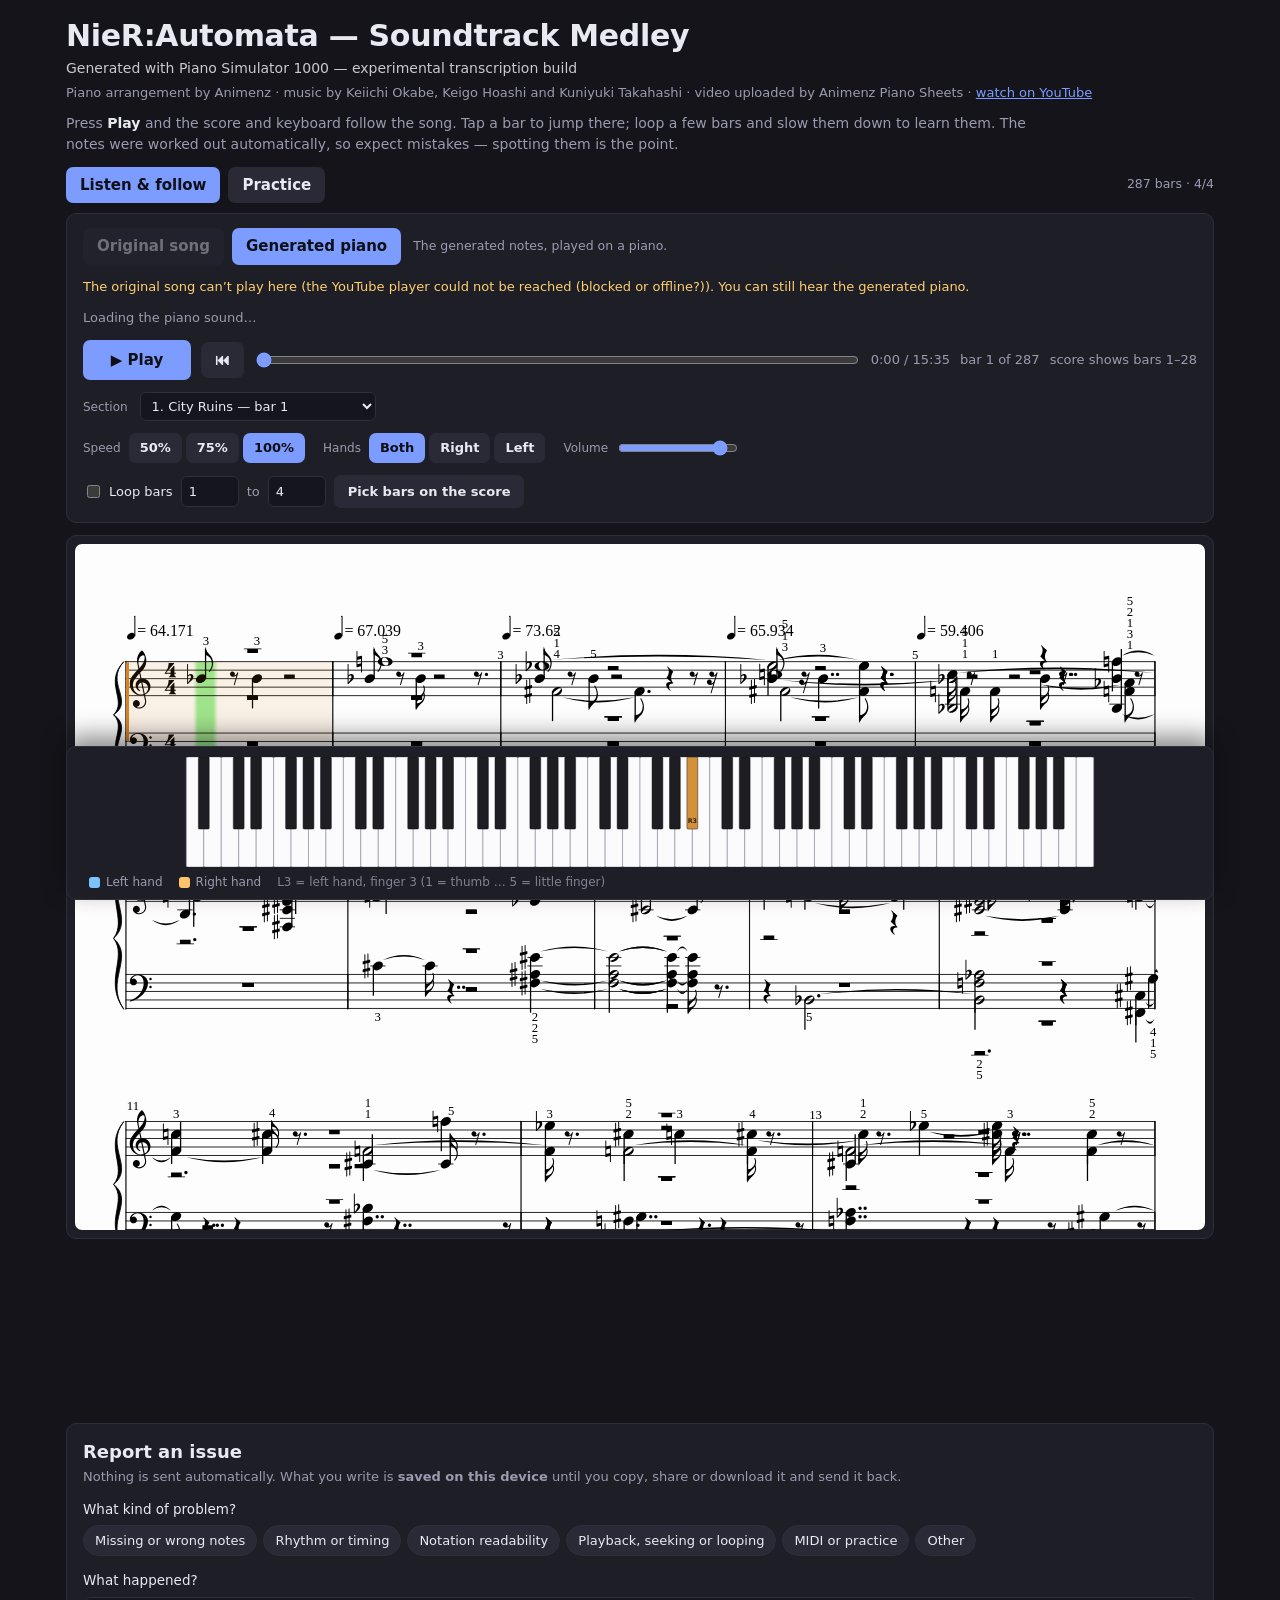
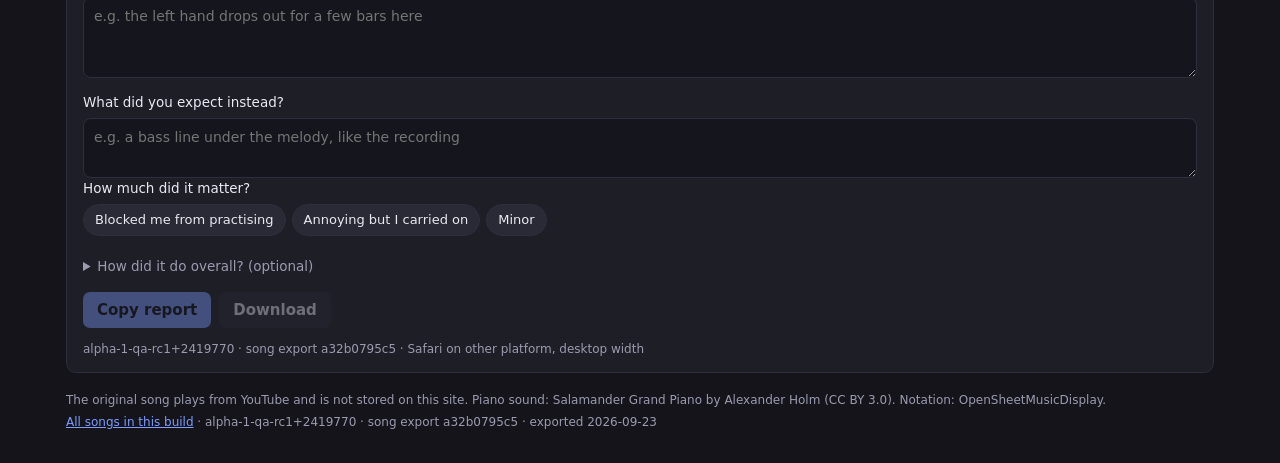
<file: alpha-1-qa-rc1/nier-automata-medley/index.html>
<!doctype html>
<html lang="en">
  <head>
    <meta charset="UTF-8" />
    <meta name="viewport" content="width=device-width, initial-scale=1.0" />
    <!-- A playtest page is shared by link, not published for search. -->
    <meta name="robots" content="noindex, nofollow" />
    <!-- YouTube's embedded player needs to know which site it is on. -->
    <meta name="referrer" content="strict-origin-when-cross-origin" />
    <meta name="color-scheme" content="dark" />
    <title>Piano Simulator 1000 · playtest</title>
    <link
      rel="icon"
      href="data:image/svg+xml,%3Csvg xmlns='http://www.w3.org/2000/svg' viewBox='0 0 32 32'%3E%3Crect width='32' height='32' rx='6' fill='%2314141a'/%3E%3Crect x='4' y='6' width='7' height='20' rx='1.5' fill='%23fbfbfd'/%3E%3Crect x='12.5' y='6' width='7' height='20' rx='1.5' fill='%23ffc46b'/%3E%3Crect x='21' y='6' width='7' height='20' rx='1.5' fill='%23fbfbfd'/%3E%3Crect x='9' y='6' width='5' height='12' rx='1' fill='%231d1d22'/%3E%3Crect x='18' y='6' width='5' height='12' rx='1' fill='%231d1d22'/%3E%3C/svg%3E"
    />
    <script type="module" crossorigin src="./assets/playtest-ZgLYeGbd.js"></script>
    <link rel="stylesheet" crossorigin href="./assets/playtest-sg4Uwogd.css">
  </head>
  <body>
    <div id="root"></div>
  </body>
</html>
</file>
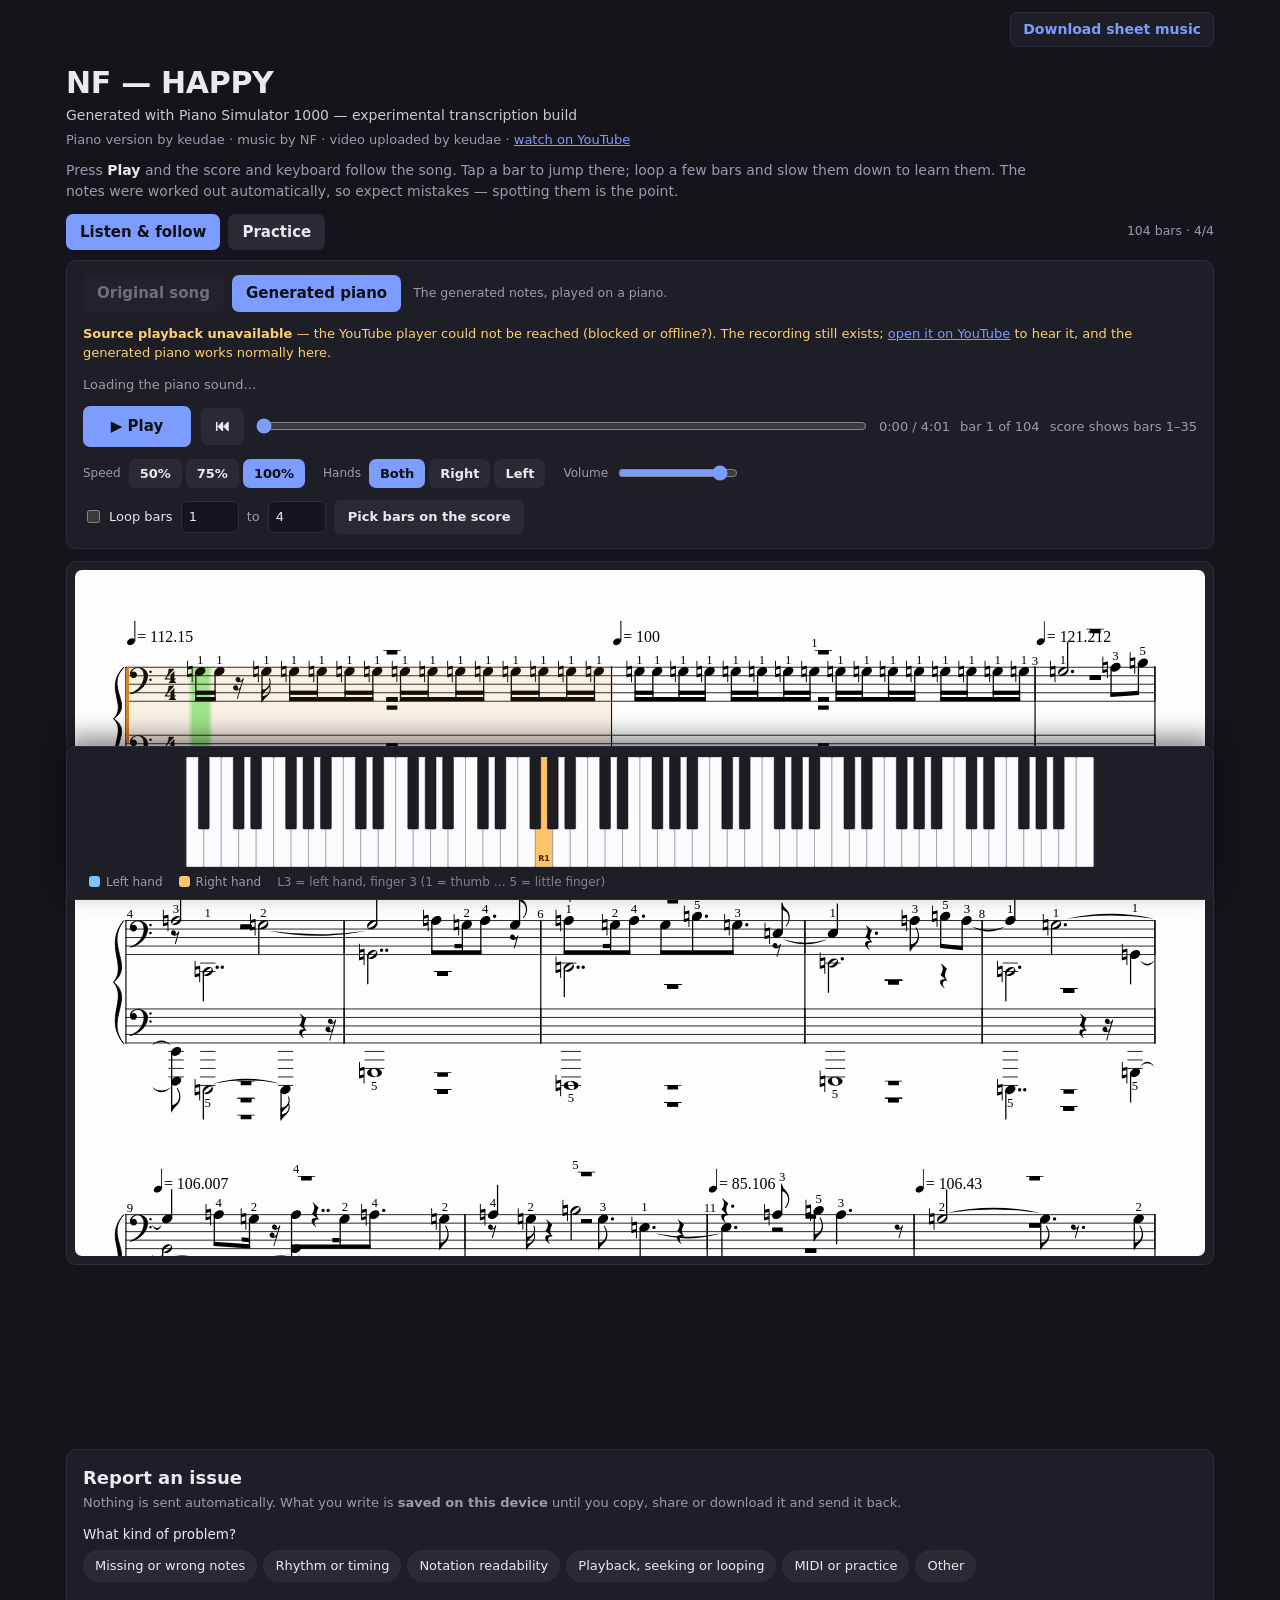
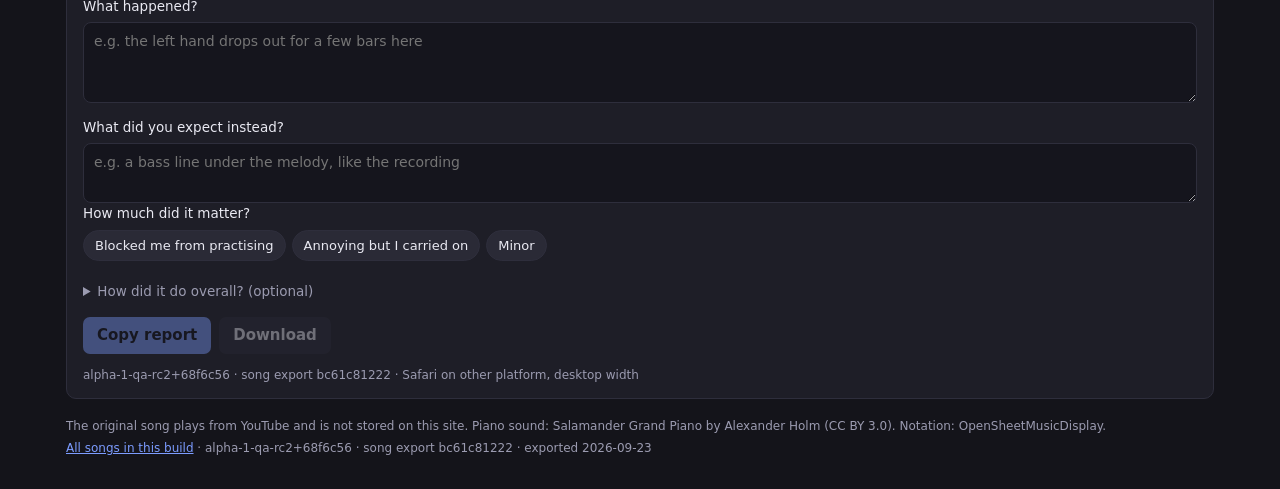
<file: alpha-1-qa-rc2/nf-happy/index.html>
<!doctype html>
<html lang="en">
  <head>
    <meta charset="UTF-8" />
    <meta name="viewport" content="width=device-width, initial-scale=1.0" />
    <!-- A playtest page is shared by link, not published for search. -->
    <meta name="robots" content="noindex, nofollow" />
    <!-- YouTube's embedded player needs to know which site it is on. -->
    <meta name="referrer" content="strict-origin-when-cross-origin" />
    <meta name="color-scheme" content="dark" />
    <title>Piano Simulator 1000 · playtest</title>
    <link
      rel="icon"
      href="data:image/svg+xml,%3Csvg xmlns='http://www.w3.org/2000/svg' viewBox='0 0 32 32'%3E%3Crect width='32' height='32' rx='6' fill='%2314141a'/%3E%3Crect x='4' y='6' width='7' height='20' rx='1.5' fill='%23fbfbfd'/%3E%3Crect x='12.5' y='6' width='7' height='20' rx='1.5' fill='%23ffc46b'/%3E%3Crect x='21' y='6' width='7' height='20' rx='1.5' fill='%23fbfbfd'/%3E%3Crect x='9' y='6' width='5' height='12' rx='1' fill='%231d1d22'/%3E%3Crect x='18' y='6' width='5' height='12' rx='1' fill='%231d1d22'/%3E%3C/svg%3E"
    />
    <script type="module" crossorigin src="./assets/playtest-cSD9-8zb.js"></script>
    <link rel="stylesheet" crossorigin href="./assets/playtest-sg4Uwogd.css">
    <!-- sheet-music -->
    <style>
      .ps-sheet {
        max-width: 1180px;
        margin: 0 auto;
        padding: 12px 16px 0;
        display: flex;
        justify-content: flex-end;
      }
      .ps-sheet a {
        color: #7c9cff;
        background: #1e1e27;
        border: 1px solid #2e2e3c;
        border-radius: 7px;
        padding: 6px 12px;
        font-size: 14px;
        font-weight: 600;
        text-decoration: none;
      }
      .ps-sheet a:hover {
        border-color: #7c9cff;
      }
      .ps-sheet a:focus-visible {
        outline: 2px solid #e9e9f2;
        outline-offset: 2px;
      }
    </style>
    <!-- /sheet-music -->
  </head>
  <body>
    <!-- sheet-music -->
    <nav class="ps-sheet" aria-label="Sheet music">
      <a href="../sheet-music/#nf-happy">Download sheet music</a>
    </nav>
    <!-- /sheet-music -->
    <div id="root"></div>
  </body>
</html>
</file>
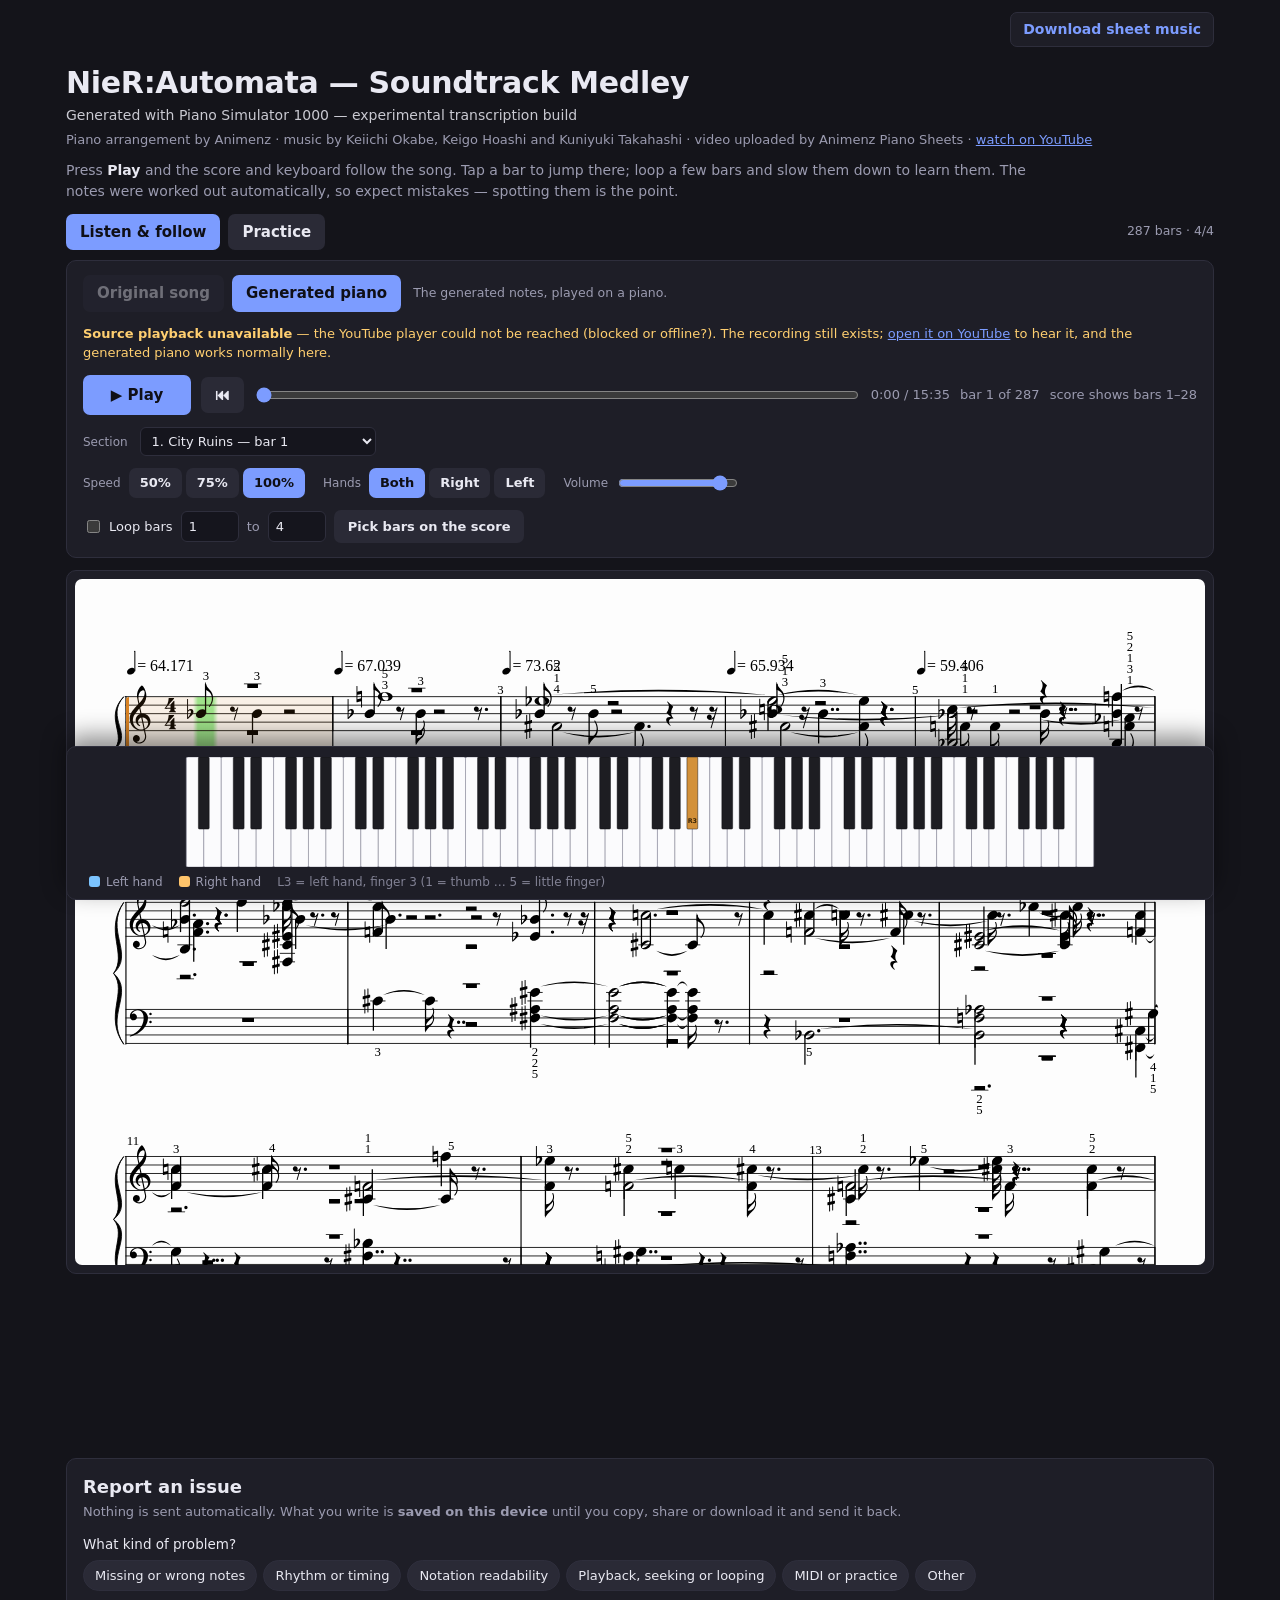
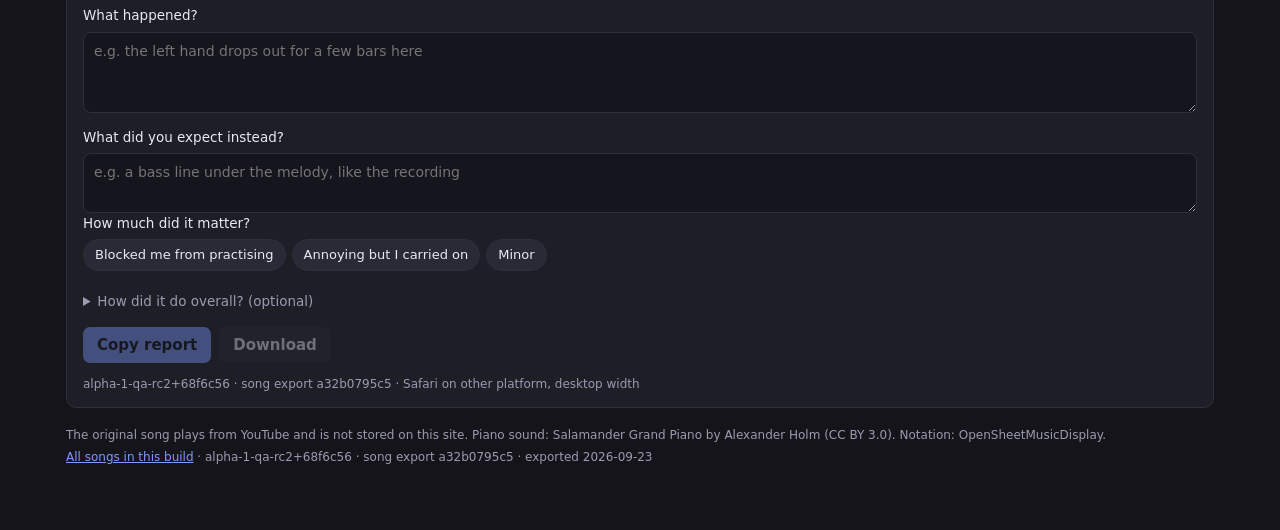
<file: alpha-1-qa-rc2/nier-automata-medley/index.html>
<!doctype html>
<html lang="en">
  <head>
    <meta charset="UTF-8" />
    <meta name="viewport" content="width=device-width, initial-scale=1.0" />
    <!-- A playtest page is shared by link, not published for search. -->
    <meta name="robots" content="noindex, nofollow" />
    <!-- YouTube's embedded player needs to know which site it is on. -->
    <meta name="referrer" content="strict-origin-when-cross-origin" />
    <meta name="color-scheme" content="dark" />
    <title>Piano Simulator 1000 · playtest</title>
    <link
      rel="icon"
      href="data:image/svg+xml,%3Csvg xmlns='http://www.w3.org/2000/svg' viewBox='0 0 32 32'%3E%3Crect width='32' height='32' rx='6' fill='%2314141a'/%3E%3Crect x='4' y='6' width='7' height='20' rx='1.5' fill='%23fbfbfd'/%3E%3Crect x='12.5' y='6' width='7' height='20' rx='1.5' fill='%23ffc46b'/%3E%3Crect x='21' y='6' width='7' height='20' rx='1.5' fill='%23fbfbfd'/%3E%3Crect x='9' y='6' width='5' height='12' rx='1' fill='%231d1d22'/%3E%3Crect x='18' y='6' width='5' height='12' rx='1' fill='%231d1d22'/%3E%3C/svg%3E"
    />
    <script type="module" crossorigin src="./assets/playtest-cSD9-8zb.js"></script>
    <link rel="stylesheet" crossorigin href="./assets/playtest-sg4Uwogd.css">
    <!-- sheet-music -->
    <style>
      .ps-sheet {
        max-width: 1180px;
        margin: 0 auto;
        padding: 12px 16px 0;
        display: flex;
        justify-content: flex-end;
      }
      .ps-sheet a {
        color: #7c9cff;
        background: #1e1e27;
        border: 1px solid #2e2e3c;
        border-radius: 7px;
        padding: 6px 12px;
        font-size: 14px;
        font-weight: 600;
        text-decoration: none;
      }
      .ps-sheet a:hover {
        border-color: #7c9cff;
      }
      .ps-sheet a:focus-visible {
        outline: 2px solid #e9e9f2;
        outline-offset: 2px;
      }
    </style>
    <!-- /sheet-music -->
  </head>
  <body>
    <!-- sheet-music -->
    <nav class="ps-sheet" aria-label="Sheet music">
      <a href="../sheet-music/#nier-automata-medley">Download sheet music</a>
    </nav>
    <!-- /sheet-music -->
    <div id="root"></div>
  </body>
</html>
</file>
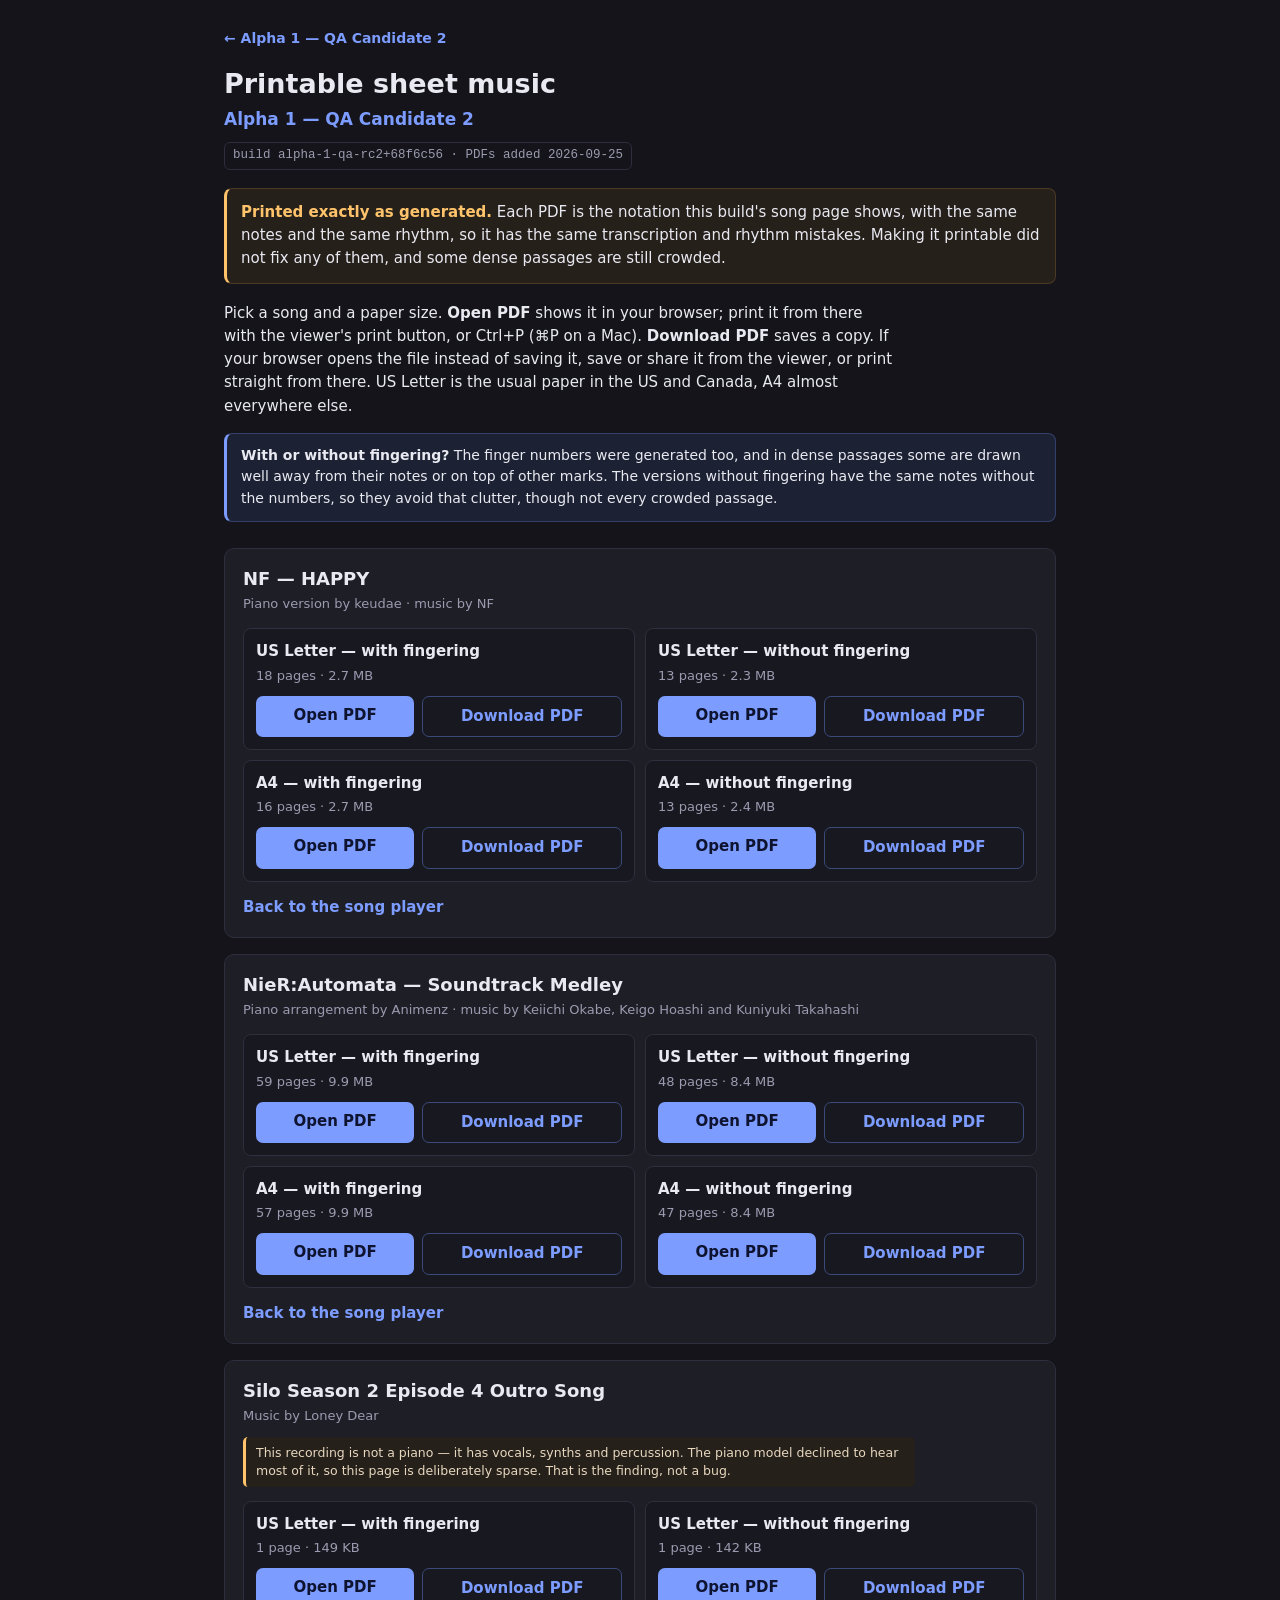
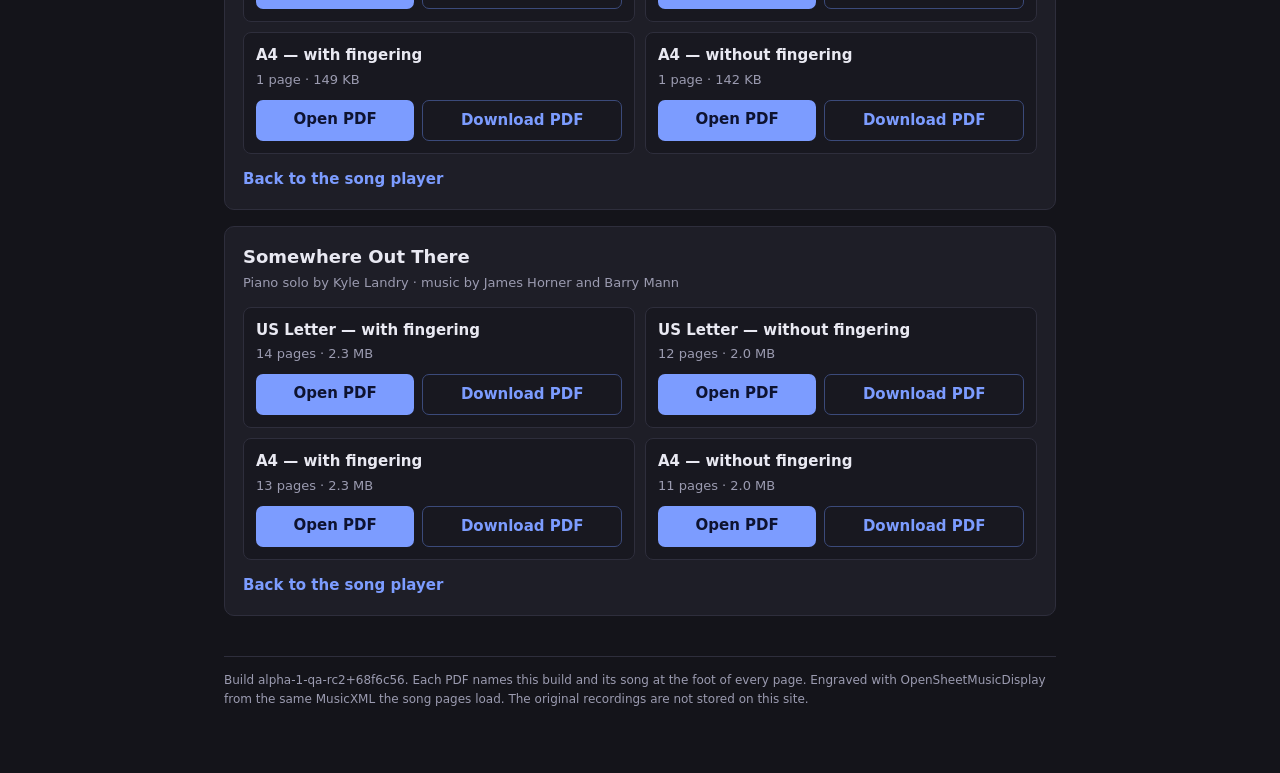
<file: alpha-1-qa-rc2/sheet-music/index.html>
<!doctype html>
<html lang="en">
  <head>
    <meta charset="UTF-8" />
    <meta name="viewport" content="width=device-width, initial-scale=1.0" />
    <meta name="robots" content="noindex, nofollow" />
    <meta name="color-scheme" content="dark" />
    <title>Printable sheet music · Alpha 1 — QA Candidate 2 · Piano Simulator 1000</title>
    <link rel="icon" href="data:image/svg+xml,%3Csvg xmlns='http://www.w3.org/2000/svg' viewBox='0 0 32 32'%3E%3Crect width='32' height='32' rx='6' fill='%2314141a'/%3E%3Crect x='4' y='6' width='7' height='20' rx='1.5' fill='%23fbfbfd'/%3E%3Crect x='12.5' y='6' width='7' height='20' rx='1.5' fill='%23ffc46b'/%3E%3Crect x='21' y='6' width='7' height='20' rx='1.5' fill='%23fbfbfd'/%3E%3Crect x='9' y='6' width='5' height='12' rx='1' fill='%231d1d22'/%3E%3Crect x='18' y='6' width='5' height='12' rx='1' fill='%231d1d22'/%3E%3C/svg%3E" />
    <style>
      :root {
        --bg: #14141a;
        --panel: #1e1e27;
        --border: #2e2e3c;
        --text: #e9e9f2;
        --muted: #9b9bb0;
        --accent: #7c9cff;
        --warn: #ffc46b;
      }
      * {
        box-sizing: border-box;
      }
      body {
        margin: 0;
        min-height: 100vh;
        background: var(--bg);
        color: var(--text);
        font: 15px/1.55 system-ui, -apple-system, "Segoe UI", sans-serif;
      }
      main {
        max-width: 54rem;
        margin: 0 auto;
        padding: 28px 16px 64px;
      }
      .crumb {
        margin: 0 0 18px;
        font-size: 14px;
      }
      .crumb a,
      .player {
        color: var(--accent);
        font-weight: 600;
        text-decoration: none;
      }
      .crumb a:hover,
      .player:hover {
        text-decoration: underline;
      }
      h1 {
        font-size: 27px;
        line-height: 1.2;
        margin: 0 0 6px;
        text-wrap: balance;
      }
      h2 {
        font-size: 18px;
        line-height: 1.3;
        margin: 0;
        overflow-wrap: anywhere;
      }
      p {
        max-width: 42rem;
      }
      .sub {
        font-size: 17px;
        color: var(--accent);
        font-weight: 600;
        margin: 0 0 10px;
      }
      .build {
        display: inline-block;
        font-family: ui-monospace, SFMono-Regular, Menlo, monospace;
        font-size: 12.5px;
        color: var(--muted);
        border: 1px solid var(--border);
        border-radius: 6px;
        padding: 3px 8px;
        margin: 0 0 18px;
      }
      .notice {
        background: #26201a;
        border: 1px solid #4a3a24;
        border-left: 3px solid var(--warn);
        border-radius: 8px;
        padding: 12px 14px;
        margin: 0 0 18px;
        max-width: none;
      }
      .notice strong {
        color: var(--warn);
      }
      .tip {
        background: #1c2233;
        border: 1px solid #33406b;
        border-left: 3px solid var(--accent);
        border-radius: 8px;
        padding: 11px 14px;
        max-width: none;
        font-size: 14px;
      }
      ul.songs {
        list-style: none;
        margin: 26px 0 0;
        padding: 0;
        display: grid;
        gap: 16px;
      }
      .song {
        background: var(--panel);
        border: 1px solid var(--border);
        border-radius: 10px;
        padding: 18px;
        min-width: 0;
        scroll-margin-top: 12px;
      }
      .song:target {
        border-color: var(--accent);
        box-shadow: 0 0 0 1px var(--accent);
      }
      .credit {
        color: var(--muted);
        font-size: 13px;
        margin: 4px 0 0;
      }
      .song-note {
        background: #26201a;
        border-left: 3px solid var(--warn);
        border-radius: 5px;
        padding: 7px 10px;
        margin: 10px 0 0;
        color: #e7d7bf;
        font-size: 12.5px;
        line-height: 1.45;
      }
      ul.files {
        list-style: none;
        margin: 14px 0;
        padding: 0;
        display: grid;
        grid-template-columns: repeat(auto-fill, minmax(min(100%, 18rem), 1fr));
        gap: 10px;
      }
      .file {
        display: flex;
        flex-direction: column;
        gap: 2px;
        background: #181820;
        border: 1px solid var(--border);
        border-radius: 8px;
        padding: 11px 12px 12px;
        min-width: 0;
      }
      .file-name {
        font-weight: 600;
      }
      .file-facts {
        color: var(--muted);
        font-size: 13px;
        font-variant-numeric: tabular-nums;
      }
      .actions {
        display: flex;
        flex-wrap: wrap;
        gap: 8px;
        margin-top: 8px;
      }
      .actions a {
        flex: 1 1 auto;
        text-align: center;
        border-radius: 7px;
        padding: 8px 12px;
        font-weight: 600;
        text-decoration: none;
      }
      .open-pdf {
        background: var(--accent);
        color: #0e1330;
      }
      .open-pdf:hover {
        filter: brightness(1.08);
      }
      .save-pdf {
        border: 1px solid #3b4a7a;
        color: var(--accent);
      }
      .save-pdf:hover {
        border-color: var(--accent);
      }
      a:focus-visible {
        outline: 2px solid var(--text);
        outline-offset: 2px;
      }
      footer {
        margin-top: 40px;
        color: var(--muted);
        font-size: 12px;
        border-top: 1px solid var(--border);
        padding-top: 14px;
      }
    </style>
  </head>
  <body>
    <main>
      <p class="crumb"><a href="../">← Alpha 1 — QA Candidate 2</a></p>
      <h1>Printable sheet music</h1>
      <p class="sub">Alpha 1 — QA Candidate 2</p>
      <p class="build">build alpha-1-qa-rc2+68f6c56 · PDFs added 2026-09-25</p>

      <p class="notice">
        <strong>Printed exactly as generated.</strong> Each PDF is the notation this build's song
        page shows, with the same notes and the same rhythm, so it has the same transcription and
        rhythm mistakes. Making it printable did not fix any of them, and some dense passages are
        still crowded.
      </p>

      <p>
        Pick a song and a paper size. <strong>Open PDF</strong> shows it in your browser; print it
        from there with the viewer's print button, or Ctrl+P (⌘P on a Mac).
        <strong>Download PDF</strong> saves a copy. If your browser opens the file instead of
        saving it, save or share it from the viewer, or print straight from there. US Letter is
        the usual paper in the US and Canada, A4 almost everywhere else.
      </p>
      <p class="tip">
        <strong>With or without fingering?</strong> The finger numbers were generated too, and in
        dense passages some are drawn well away from their notes or on top of other marks. The
        versions without fingering have the same notes without the numbers, so they avoid that
        clutter, though not every crowded passage.
      </p>

      <ul class="songs">
        <li class="song" id="nf-happy">
          <h2>NF — HAPPY</h2>
          <p class="credit">Piano version by keudae · music by NF</p>
          <ul class="files">
            <li class="file">
              <span class="file-name">US Letter — with fingering</span>
              <span class="file-facts">18 pages · 2.7 MB</span>
              <span class="actions">
                <a class="open-pdf" href="nf-happy_letter.pdf" target="_blank" rel="noopener" aria-label="Open NF — HAPPY, US Letter — with fingering (PDF, 18 pages · 2.7 MB)">Open PDF</a>
                <a class="save-pdf" href="nf-happy_letter.pdf" download="nf-happy_letter.pdf" type="application/pdf" aria-label="Download NF — HAPPY, US Letter — with fingering (PDF, 18 pages · 2.7 MB)">Download PDF</a>
              </span>
            </li>
            <li class="file">
              <span class="file-name">US Letter — without fingering</span>
              <span class="file-facts">13 pages · 2.3 MB</span>
              <span class="actions">
                <a class="open-pdf" href="nf-happy_letter_no-fingering.pdf" target="_blank" rel="noopener" aria-label="Open NF — HAPPY, US Letter — without fingering (PDF, 13 pages · 2.3 MB)">Open PDF</a>
                <a class="save-pdf" href="nf-happy_letter_no-fingering.pdf" download="nf-happy_letter_no-fingering.pdf" type="application/pdf" aria-label="Download NF — HAPPY, US Letter — without fingering (PDF, 13 pages · 2.3 MB)">Download PDF</a>
              </span>
            </li>
            <li class="file">
              <span class="file-name">A4 — with fingering</span>
              <span class="file-facts">16 pages · 2.7 MB</span>
              <span class="actions">
                <a class="open-pdf" href="nf-happy_a4.pdf" target="_blank" rel="noopener" aria-label="Open NF — HAPPY, A4 — with fingering (PDF, 16 pages · 2.7 MB)">Open PDF</a>
                <a class="save-pdf" href="nf-happy_a4.pdf" download="nf-happy_a4.pdf" type="application/pdf" aria-label="Download NF — HAPPY, A4 — with fingering (PDF, 16 pages · 2.7 MB)">Download PDF</a>
              </span>
            </li>
            <li class="file">
              <span class="file-name">A4 — without fingering</span>
              <span class="file-facts">13 pages · 2.4 MB</span>
              <span class="actions">
                <a class="open-pdf" href="nf-happy_a4_no-fingering.pdf" target="_blank" rel="noopener" aria-label="Open NF — HAPPY, A4 — without fingering (PDF, 13 pages · 2.4 MB)">Open PDF</a>
                <a class="save-pdf" href="nf-happy_a4_no-fingering.pdf" download="nf-happy_a4_no-fingering.pdf" type="application/pdf" aria-label="Download NF — HAPPY, A4 — without fingering (PDF, 13 pages · 2.4 MB)">Download PDF</a>
              </span>
            </li>
          </ul>
          <a class="player" href="../nf-happy/">Back to the song player</a>
        </li>
        <li class="song" id="nier-automata-medley">
          <h2>NieR:Automata — Soundtrack Medley</h2>
          <p class="credit">Piano arrangement by Animenz · music by Keiichi Okabe, Keigo Hoashi and Kuniyuki Takahashi</p>
          <ul class="files">
            <li class="file">
              <span class="file-name">US Letter — with fingering</span>
              <span class="file-facts">59 pages · 9.9 MB</span>
              <span class="actions">
                <a class="open-pdf" href="nier-automata-medley_letter.pdf" target="_blank" rel="noopener" aria-label="Open NieR:Automata — Soundtrack Medley, US Letter — with fingering (PDF, 59 pages · 9.9 MB)">Open PDF</a>
                <a class="save-pdf" href="nier-automata-medley_letter.pdf" download="nier-automata-medley_letter.pdf" type="application/pdf" aria-label="Download NieR:Automata — Soundtrack Medley, US Letter — with fingering (PDF, 59 pages · 9.9 MB)">Download PDF</a>
              </span>
            </li>
            <li class="file">
              <span class="file-name">US Letter — without fingering</span>
              <span class="file-facts">48 pages · 8.4 MB</span>
              <span class="actions">
                <a class="open-pdf" href="nier-automata-medley_letter_no-fingering.pdf" target="_blank" rel="noopener" aria-label="Open NieR:Automata — Soundtrack Medley, US Letter — without fingering (PDF, 48 pages · 8.4 MB)">Open PDF</a>
                <a class="save-pdf" href="nier-automata-medley_letter_no-fingering.pdf" download="nier-automata-medley_letter_no-fingering.pdf" type="application/pdf" aria-label="Download NieR:Automata — Soundtrack Medley, US Letter — without fingering (PDF, 48 pages · 8.4 MB)">Download PDF</a>
              </span>
            </li>
            <li class="file">
              <span class="file-name">A4 — with fingering</span>
              <span class="file-facts">57 pages · 9.9 MB</span>
              <span class="actions">
                <a class="open-pdf" href="nier-automata-medley_a4.pdf" target="_blank" rel="noopener" aria-label="Open NieR:Automata — Soundtrack Medley, A4 — with fingering (PDF, 57 pages · 9.9 MB)">Open PDF</a>
                <a class="save-pdf" href="nier-automata-medley_a4.pdf" download="nier-automata-medley_a4.pdf" type="application/pdf" aria-label="Download NieR:Automata — Soundtrack Medley, A4 — with fingering (PDF, 57 pages · 9.9 MB)">Download PDF</a>
              </span>
            </li>
            <li class="file">
              <span class="file-name">A4 — without fingering</span>
              <span class="file-facts">47 pages · 8.4 MB</span>
              <span class="actions">
                <a class="open-pdf" href="nier-automata-medley_a4_no-fingering.pdf" target="_blank" rel="noopener" aria-label="Open NieR:Automata — Soundtrack Medley, A4 — without fingering (PDF, 47 pages · 8.4 MB)">Open PDF</a>
                <a class="save-pdf" href="nier-automata-medley_a4_no-fingering.pdf" download="nier-automata-medley_a4_no-fingering.pdf" type="application/pdf" aria-label="Download NieR:Automata — Soundtrack Medley, A4 — without fingering (PDF, 47 pages · 8.4 MB)">Download PDF</a>
              </span>
            </li>
          </ul>
          <a class="player" href="../nier-automata-medley/">Back to the song player</a>
        </li>
        <li class="song" id="silo-s2e4-outro">
          <h2>Silo Season 2 Episode 4 Outro Song</h2>
          <p class="credit">Music by Loney Dear</p>
          <p class="song-note">This recording is not a piano — it has vocals, synths and percussion. The piano model declined to hear most of it, so this page is deliberately sparse. That is the finding, not a bug.</p>
          <ul class="files">
            <li class="file">
              <span class="file-name">US Letter — with fingering</span>
              <span class="file-facts">1 page · 149 KB</span>
              <span class="actions">
                <a class="open-pdf" href="silo-s2e4-outro_letter.pdf" target="_blank" rel="noopener" aria-label="Open Silo Season 2 Episode 4 Outro Song, US Letter — with fingering (PDF, 1 page · 149 KB)">Open PDF</a>
                <a class="save-pdf" href="silo-s2e4-outro_letter.pdf" download="silo-s2e4-outro_letter.pdf" type="application/pdf" aria-label="Download Silo Season 2 Episode 4 Outro Song, US Letter — with fingering (PDF, 1 page · 149 KB)">Download PDF</a>
              </span>
            </li>
            <li class="file">
              <span class="file-name">US Letter — without fingering</span>
              <span class="file-facts">1 page · 142 KB</span>
              <span class="actions">
                <a class="open-pdf" href="silo-s2e4-outro_letter_no-fingering.pdf" target="_blank" rel="noopener" aria-label="Open Silo Season 2 Episode 4 Outro Song, US Letter — without fingering (PDF, 1 page · 142 KB)">Open PDF</a>
                <a class="save-pdf" href="silo-s2e4-outro_letter_no-fingering.pdf" download="silo-s2e4-outro_letter_no-fingering.pdf" type="application/pdf" aria-label="Download Silo Season 2 Episode 4 Outro Song, US Letter — without fingering (PDF, 1 page · 142 KB)">Download PDF</a>
              </span>
            </li>
            <li class="file">
              <span class="file-name">A4 — with fingering</span>
              <span class="file-facts">1 page · 149 KB</span>
              <span class="actions">
                <a class="open-pdf" href="silo-s2e4-outro_a4.pdf" target="_blank" rel="noopener" aria-label="Open Silo Season 2 Episode 4 Outro Song, A4 — with fingering (PDF, 1 page · 149 KB)">Open PDF</a>
                <a class="save-pdf" href="silo-s2e4-outro_a4.pdf" download="silo-s2e4-outro_a4.pdf" type="application/pdf" aria-label="Download Silo Season 2 Episode 4 Outro Song, A4 — with fingering (PDF, 1 page · 149 KB)">Download PDF</a>
              </span>
            </li>
            <li class="file">
              <span class="file-name">A4 — without fingering</span>
              <span class="file-facts">1 page · 142 KB</span>
              <span class="actions">
                <a class="open-pdf" href="silo-s2e4-outro_a4_no-fingering.pdf" target="_blank" rel="noopener" aria-label="Open Silo Season 2 Episode 4 Outro Song, A4 — without fingering (PDF, 1 page · 142 KB)">Open PDF</a>
                <a class="save-pdf" href="silo-s2e4-outro_a4_no-fingering.pdf" download="silo-s2e4-outro_a4_no-fingering.pdf" type="application/pdf" aria-label="Download Silo Season 2 Episode 4 Outro Song, A4 — without fingering (PDF, 1 page · 142 KB)">Download PDF</a>
              </span>
            </li>
          </ul>
          <a class="player" href="../silo-s2e4-outro/">Back to the song player</a>
        </li>
        <li class="song" id="somewhere-out-there">
          <h2>Somewhere Out There</h2>
          <p class="credit">Piano solo by Kyle Landry · music by James Horner and Barry Mann</p>
          <ul class="files">
            <li class="file">
              <span class="file-name">US Letter — with fingering</span>
              <span class="file-facts">14 pages · 2.3 MB</span>
              <span class="actions">
                <a class="open-pdf" href="somewhere-out-there_letter.pdf" target="_blank" rel="noopener" aria-label="Open Somewhere Out There, US Letter — with fingering (PDF, 14 pages · 2.3 MB)">Open PDF</a>
                <a class="save-pdf" href="somewhere-out-there_letter.pdf" download="somewhere-out-there_letter.pdf" type="application/pdf" aria-label="Download Somewhere Out There, US Letter — with fingering (PDF, 14 pages · 2.3 MB)">Download PDF</a>
              </span>
            </li>
            <li class="file">
              <span class="file-name">US Letter — without fingering</span>
              <span class="file-facts">12 pages · 2.0 MB</span>
              <span class="actions">
                <a class="open-pdf" href="somewhere-out-there_letter_no-fingering.pdf" target="_blank" rel="noopener" aria-label="Open Somewhere Out There, US Letter — without fingering (PDF, 12 pages · 2.0 MB)">Open PDF</a>
                <a class="save-pdf" href="somewhere-out-there_letter_no-fingering.pdf" download="somewhere-out-there_letter_no-fingering.pdf" type="application/pdf" aria-label="Download Somewhere Out There, US Letter — without fingering (PDF, 12 pages · 2.0 MB)">Download PDF</a>
              </span>
            </li>
            <li class="file">
              <span class="file-name">A4 — with fingering</span>
              <span class="file-facts">13 pages · 2.3 MB</span>
              <span class="actions">
                <a class="open-pdf" href="somewhere-out-there_a4.pdf" target="_blank" rel="noopener" aria-label="Open Somewhere Out There, A4 — with fingering (PDF, 13 pages · 2.3 MB)">Open PDF</a>
                <a class="save-pdf" href="somewhere-out-there_a4.pdf" download="somewhere-out-there_a4.pdf" type="application/pdf" aria-label="Download Somewhere Out There, A4 — with fingering (PDF, 13 pages · 2.3 MB)">Download PDF</a>
              </span>
            </li>
            <li class="file">
              <span class="file-name">A4 — without fingering</span>
              <span class="file-facts">11 pages · 2.0 MB</span>
              <span class="actions">
                <a class="open-pdf" href="somewhere-out-there_a4_no-fingering.pdf" target="_blank" rel="noopener" aria-label="Open Somewhere Out There, A4 — without fingering (PDF, 11 pages · 2.0 MB)">Open PDF</a>
                <a class="save-pdf" href="somewhere-out-there_a4_no-fingering.pdf" download="somewhere-out-there_a4_no-fingering.pdf" type="application/pdf" aria-label="Download Somewhere Out There, A4 — without fingering (PDF, 11 pages · 2.0 MB)">Download PDF</a>
              </span>
            </li>
          </ul>
          <a class="player" href="../somewhere-out-there/">Back to the song player</a>
        </li>
      </ul>

      <footer>
        Build alpha-1-qa-rc2+68f6c56. Each PDF names this build and its song at the foot of
        every page. Engraved with OpenSheetMusicDisplay from the same MusicXML the song pages
        load. The original recordings are not stored on this site.
      </footer>
    </main>
  </body>
</html>
</file>
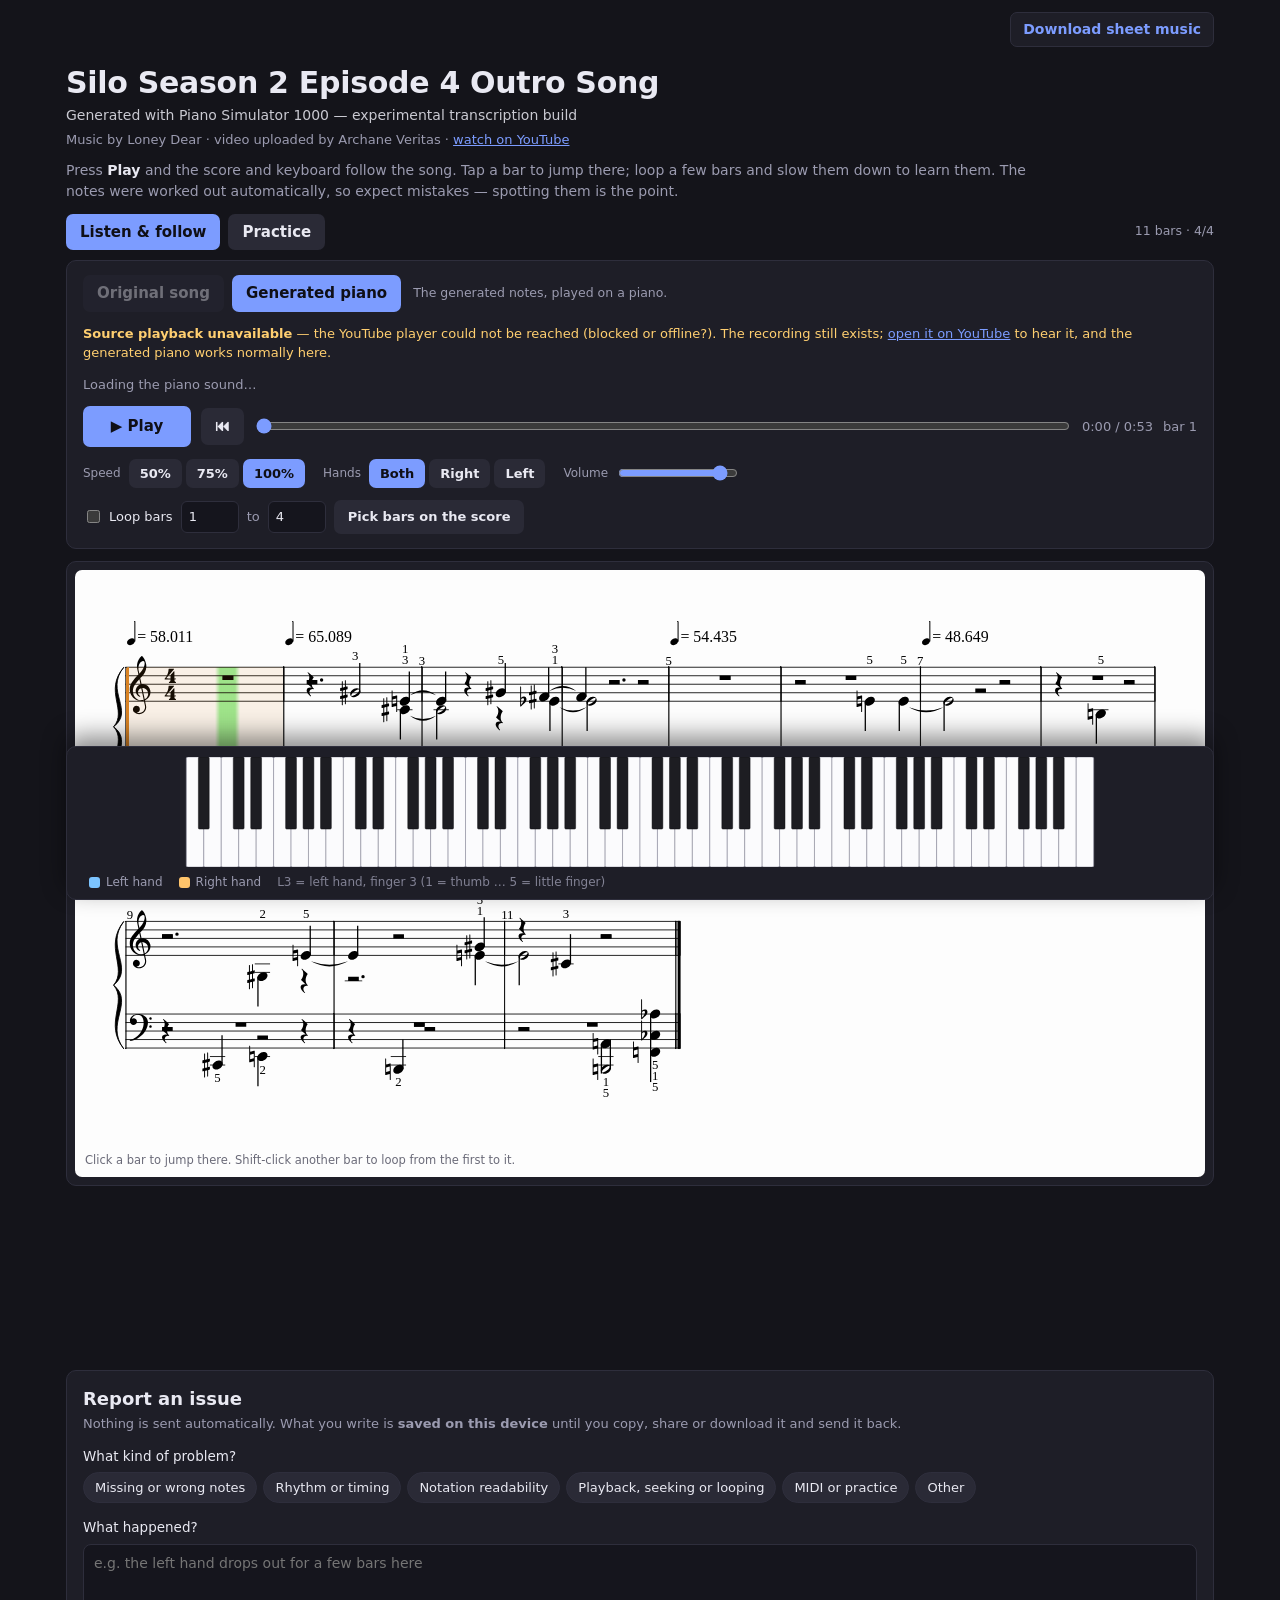
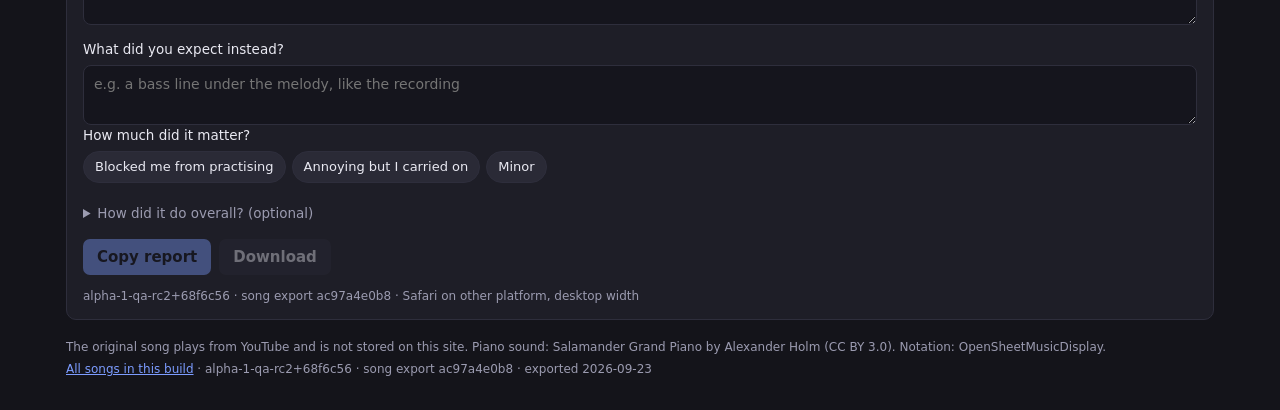
<file: alpha-1-qa-rc2/silo-s2e4-outro/index.html>
<!doctype html>
<html lang="en">
  <head>
    <meta charset="UTF-8" />
    <meta name="viewport" content="width=device-width, initial-scale=1.0" />
    <!-- A playtest page is shared by link, not published for search. -->
    <meta name="robots" content="noindex, nofollow" />
    <!-- YouTube's embedded player needs to know which site it is on. -->
    <meta name="referrer" content="strict-origin-when-cross-origin" />
    <meta name="color-scheme" content="dark" />
    <title>Piano Simulator 1000 · playtest</title>
    <link
      rel="icon"
      href="data:image/svg+xml,%3Csvg xmlns='http://www.w3.org/2000/svg' viewBox='0 0 32 32'%3E%3Crect width='32' height='32' rx='6' fill='%2314141a'/%3E%3Crect x='4' y='6' width='7' height='20' rx='1.5' fill='%23fbfbfd'/%3E%3Crect x='12.5' y='6' width='7' height='20' rx='1.5' fill='%23ffc46b'/%3E%3Crect x='21' y='6' width='7' height='20' rx='1.5' fill='%23fbfbfd'/%3E%3Crect x='9' y='6' width='5' height='12' rx='1' fill='%231d1d22'/%3E%3Crect x='18' y='6' width='5' height='12' rx='1' fill='%231d1d22'/%3E%3C/svg%3E"
    />
    <script type="module" crossorigin src="./assets/playtest-cSD9-8zb.js"></script>
    <link rel="stylesheet" crossorigin href="./assets/playtest-sg4Uwogd.css">
    <!-- sheet-music -->
    <style>
      .ps-sheet {
        max-width: 1180px;
        margin: 0 auto;
        padding: 12px 16px 0;
        display: flex;
        justify-content: flex-end;
      }
      .ps-sheet a {
        color: #7c9cff;
        background: #1e1e27;
        border: 1px solid #2e2e3c;
        border-radius: 7px;
        padding: 6px 12px;
        font-size: 14px;
        font-weight: 600;
        text-decoration: none;
      }
      .ps-sheet a:hover {
        border-color: #7c9cff;
      }
      .ps-sheet a:focus-visible {
        outline: 2px solid #e9e9f2;
        outline-offset: 2px;
      }
    </style>
    <!-- /sheet-music -->
  </head>
  <body>
    <!-- sheet-music -->
    <nav class="ps-sheet" aria-label="Sheet music">
      <a href="../sheet-music/#silo-s2e4-outro">Download sheet music</a>
    </nav>
    <!-- /sheet-music -->
    <div id="root"></div>
  </body>
</html>
</file>
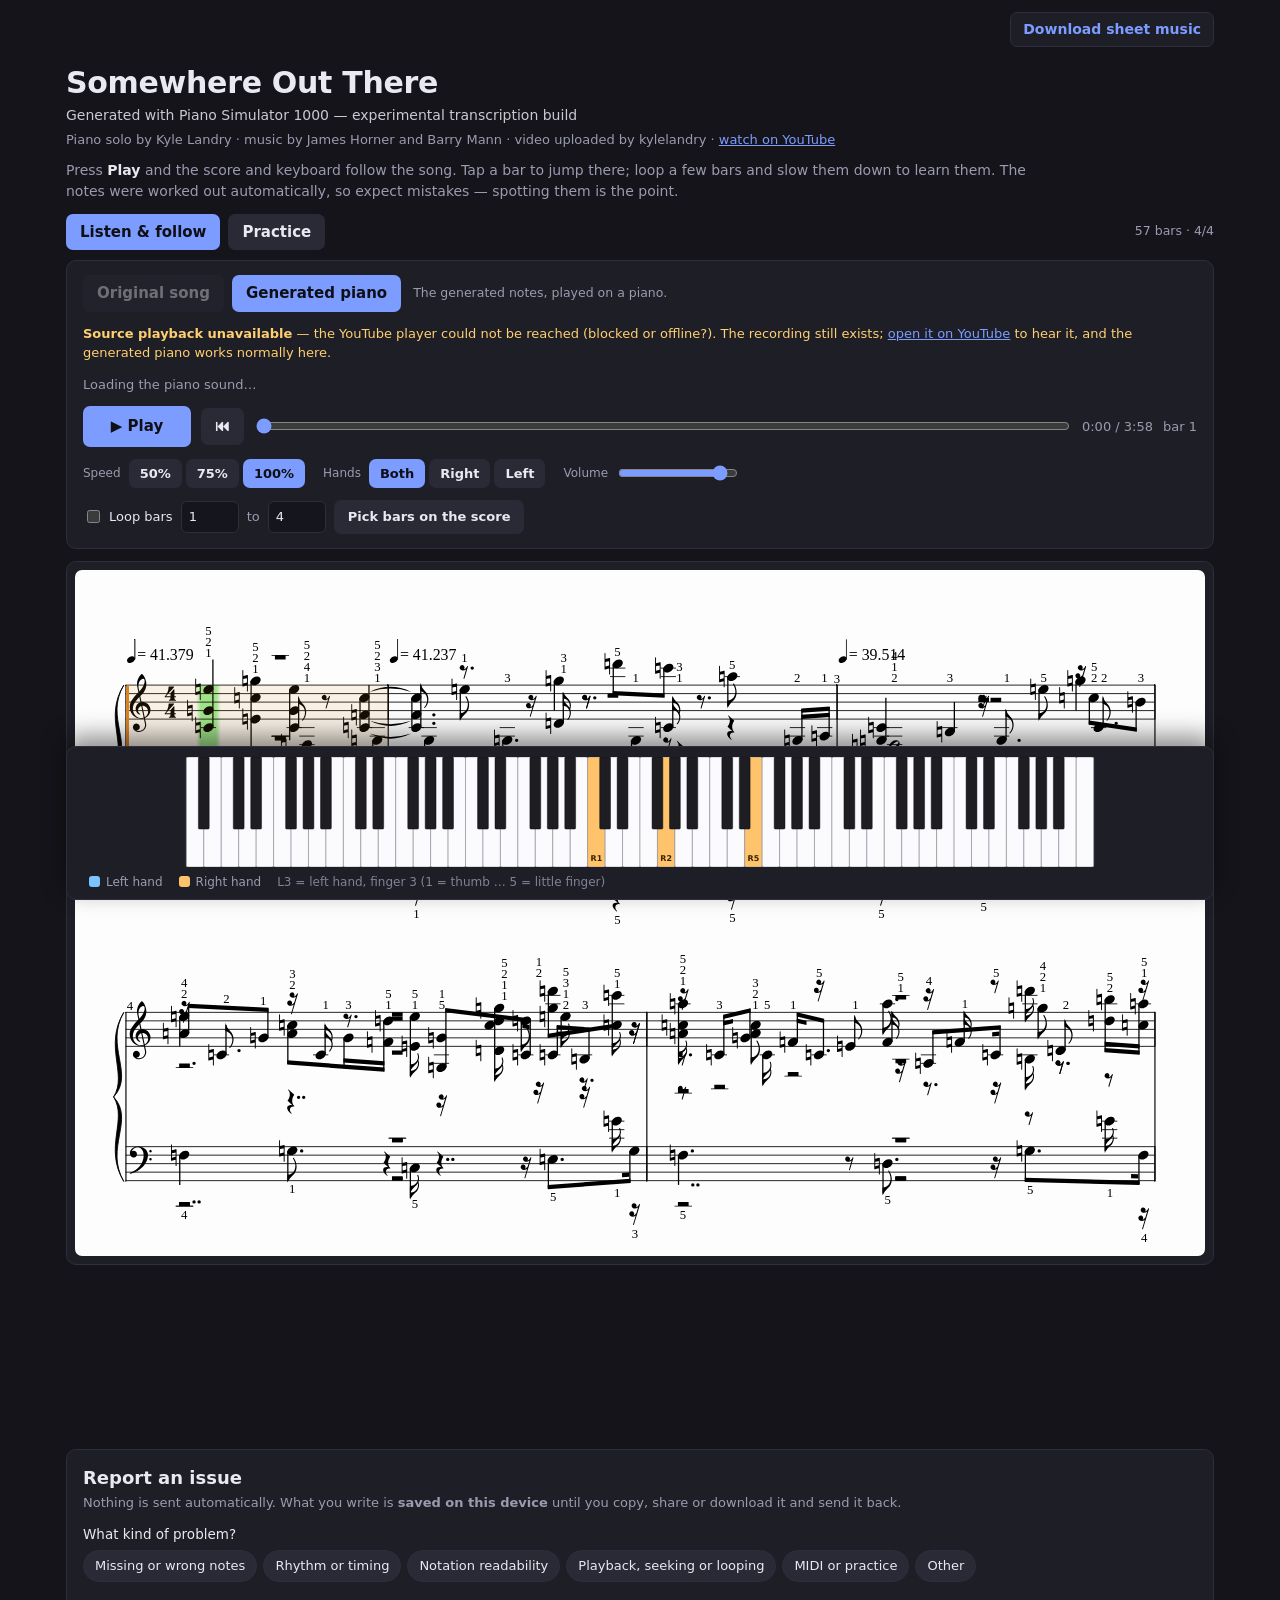
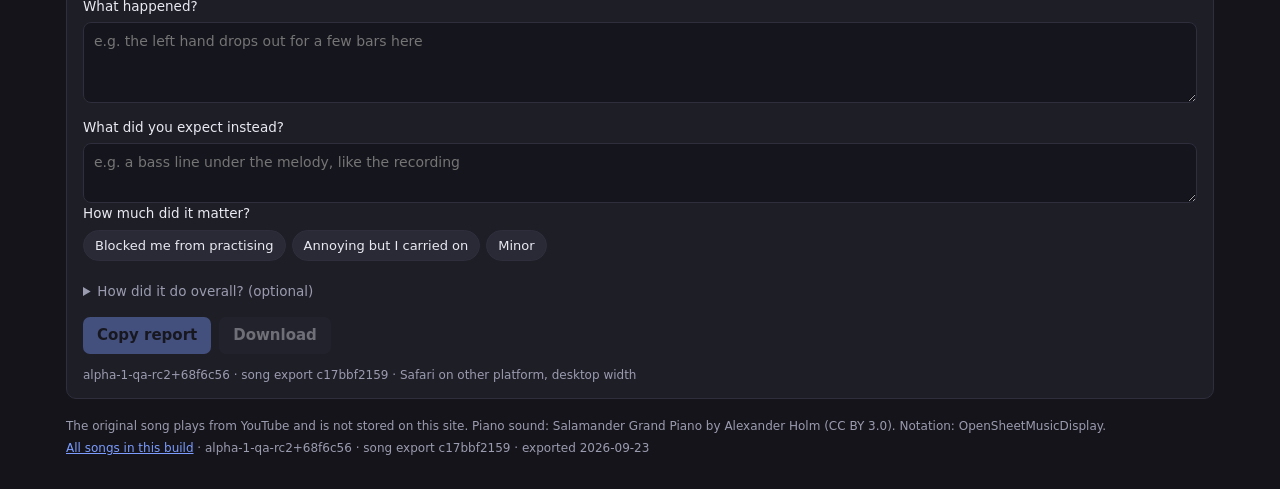
<file: alpha-1-qa-rc2/somewhere-out-there/index.html>
<!doctype html>
<html lang="en">
  <head>
    <meta charset="UTF-8" />
    <meta name="viewport" content="width=device-width, initial-scale=1.0" />
    <!-- A playtest page is shared by link, not published for search. -->
    <meta name="robots" content="noindex, nofollow" />
    <!-- YouTube's embedded player needs to know which site it is on. -->
    <meta name="referrer" content="strict-origin-when-cross-origin" />
    <meta name="color-scheme" content="dark" />
    <title>Piano Simulator 1000 · playtest</title>
    <link
      rel="icon"
      href="data:image/svg+xml,%3Csvg xmlns='http://www.w3.org/2000/svg' viewBox='0 0 32 32'%3E%3Crect width='32' height='32' rx='6' fill='%2314141a'/%3E%3Crect x='4' y='6' width='7' height='20' rx='1.5' fill='%23fbfbfd'/%3E%3Crect x='12.5' y='6' width='7' height='20' rx='1.5' fill='%23ffc46b'/%3E%3Crect x='21' y='6' width='7' height='20' rx='1.5' fill='%23fbfbfd'/%3E%3Crect x='9' y='6' width='5' height='12' rx='1' fill='%231d1d22'/%3E%3Crect x='18' y='6' width='5' height='12' rx='1' fill='%231d1d22'/%3E%3C/svg%3E"
    />
    <script type="module" crossorigin src="./assets/playtest-cSD9-8zb.js"></script>
    <link rel="stylesheet" crossorigin href="./assets/playtest-sg4Uwogd.css">
    <!-- sheet-music -->
    <style>
      .ps-sheet {
        max-width: 1180px;
        margin: 0 auto;
        padding: 12px 16px 0;
        display: flex;
        justify-content: flex-end;
      }
      .ps-sheet a {
        color: #7c9cff;
        background: #1e1e27;
        border: 1px solid #2e2e3c;
        border-radius: 7px;
        padding: 6px 12px;
        font-size: 14px;
        font-weight: 600;
        text-decoration: none;
      }
      .ps-sheet a:hover {
        border-color: #7c9cff;
      }
      .ps-sheet a:focus-visible {
        outline: 2px solid #e9e9f2;
        outline-offset: 2px;
      }
    </style>
    <!-- /sheet-music -->
  </head>
  <body>
    <!-- sheet-music -->
    <nav class="ps-sheet" aria-label="Sheet music">
      <a href="../sheet-music/#somewhere-out-there">Download sheet music</a>
    </nav>
    <!-- /sheet-music -->
    <div id="root"></div>
  </body>
</html>
</file>
<file: nier-automata-medley/assets/playtest-0v-hcf-P.css>
:root{--bg: #14141a;--panel: #1e1e27;--border: #2e2e3c;--text: #e9e9f2;--muted: #9b9bb0;--accent: #7c9cff;--error: #ff8080;--warning: #ffcf70;color-scheme:dark}*{box-sizing:border-box}html,body,#root{height:100%}body{margin:0;background:var(--bg);color:var(--text);font:15px/1.5 system-ui,-apple-system,Segoe UI,sans-serif;overflow:hidden}.app{height:100dvh;max-width:1180px;margin:0 auto;padding:14px 18px 12px;display:grid;grid-template-rows:auto minmax(0,1fr);overflow:hidden}.app__main{overflow-y:auto;min-height:0;padding-bottom:4px}.app__main--practice{overflow:hidden;display:block}.app__header{display:flex;align-items:baseline;gap:12px;margin-bottom:14px}.app__tabs{margin-left:auto;display:flex;gap:6px}.app__header h1{font-size:20px;margin:0;letter-spacing:-.01em}.app__milestone{color:var(--muted);font-size:13px}.panel{background:var(--panel);border:1px solid var(--border);border-radius:10px;padding:14px 16px;margin-bottom:12px}.panel--input{display:flex;flex-wrap:wrap;gap:20px;align-items:center}.control{display:flex;align-items:center;gap:10px;font-size:13px;color:var(--muted)}.control--url input{min-width:300px}input[type=url],input[type=file]{background:#15151d;border:1px solid var(--border);color:var(--text);border-radius:7px;padding:7px 9px;font:inherit;font-size:13px}button{background:var(--accent);color:#0f0f16;border:0;border-radius:7px;padding:7px 14px;font:inherit;font-weight:600;cursor:pointer}button:disabled{opacity:.4;cursor:not-allowed}.hint{flex-basis:100%;margin:0;color:var(--muted);font-size:12px}.panel--status{display:flex;align-items:center;gap:10px}.panel--status strong{text-transform:uppercase;font-size:12px;letter-spacing:.06em;color:var(--accent)}.panel--status span:last-child{color:var(--muted);font-size:13px}.spinner{width:13px;height:13px;border-radius:50%;border:2px solid var(--border);border-top-color:var(--accent);animation:spin .8s linear infinite}@keyframes spin{to{transform:rotate(360deg)}}.panel--error{border-color:var(--error);color:var(--error)}.panel--warning{border-color:var(--warning);color:var(--warning);font-size:13px}.panel--meta{display:flex;justify-content:space-between;align-items:center;gap:16px;flex-wrap:wrap}.meta__title h2{margin:0 0 3px;font-size:17px}.meta__title p{margin:0;color:var(--muted);font-size:13px}.meta__timing{margin-top:2px!important;font-size:12px!important;opacity:.8}.meta__downloads{display:flex;gap:14px}.meta__downloads a{color:var(--accent);font-size:13px;text-decoration:none}.meta__downloads a:hover{text-decoration:underline}.panel--transport{display:flex;align-items:center;gap:10px;flex-wrap:wrap}.transport__seek{flex:1;min-width:200px;accent-color:var(--accent)}.transport__time,.transport__bar{font-variant-numeric:tabular-nums;color:var(--muted);font-size:13px;min-width:70px}.progress{height:3px;background:var(--border);border-radius:2px;overflow:hidden;margin:-6px 0 12px}.progress__fill{height:100%;background:var(--accent);transition:width 80ms linear}.panel--sheet{padding:8px}.sheet{background:transparent}.sheet--empty{background:#fdfdfd;border-radius:7px;color:#666;display:grid;place-items:center;min-height:120px;font-size:13px}.sheet-scroll{background:#fdfdfd;border-radius:7px;padding:8px;overflow:auto;max-height:46vh;position:relative}.sheet-stage{position:relative;min-height:160px}.sheet-stage--selectable{cursor:pointer}.sheet__mark{position:absolute;pointer-events:none;border-radius:3px}.sheet__mark--selected{background:#7c9cff29;outline:1px solid rgba(60,100,230,.55)}.sheet__mark--current{border-left:3px solid #d98324;background:#d983241a}.sheet__hint{margin:6px 2px 0;font-size:11.5px;color:#6a6a78}.panel--piano{padding:12px 14px 10px;position:sticky;bottom:0;z-index:2;margin-bottom:0}.piano{width:100%;height:auto;display:block}.legend{display:flex;align-items:center;gap:6px;margin-top:8px;color:var(--muted);font-size:12px;flex-wrap:wrap}.legend__swatch{width:11px;height:11px;border-radius:3px;display:inline-block;margin-left:10px}.legend__swatch--left{background:#7cc4ff}.legend__swatch--right{background:#ffc46b}.legend__note{margin-left:10px;opacity:.8}.app__footer{margin-top:16px;color:var(--muted);font-size:12px}.practice{height:100%;display:grid;grid-template-rows:minmax(0,auto) auto minmax(120px,1fr) auto;overflow:hidden}.practice__top{overflow-y:auto;min-height:0;max-height:46vh}.practice__sheet{min-height:0;overflow:hidden;padding:8px;display:flex}.practice__sheet .sheet-scroll{flex:1;max-height:none}.practice__keyboard{margin-bottom:0}.practice__title{margin:0 0 8px;font-size:16px}.practice__row{display:flex;align-items:center;gap:14px;flex-wrap:wrap;margin-top:10px}.practice__row--transport{border-top:1px solid var(--border);padding-top:10px}.practice__status{font-size:12px;text-transform:uppercase;letter-spacing:.06em;color:var(--accent);font-weight:700}.practice__voice{margin-left:auto;font-size:12px;color:var(--muted)}.practice__warn{margin:8px 0 0;color:var(--warning);font-size:12.5px}.practice__counts{margin:8px 0 0;color:var(--muted);font-size:12.5px}.practice__expected{margin:0 0 8px;font-size:14px;letter-spacing:.02em}.practice__expected span{color:var(--muted);font-size:12px;text-transform:uppercase;margin-right:8px}.practice__expected em{color:var(--accent);font-style:normal}.segmented{display:flex;align-items:center;gap:4px}.segmented__label{color:var(--muted);font-size:12px;margin-right:4px}.segmented button{padding:5px 11px;font-size:13px;background:#2a2a36;color:var(--text)}.button--active{background:var(--accent)!important;color:#0f0f16!important}.button--quiet{background:#2a2a36;color:var(--text)}.control--check{gap:6px;color:var(--text);font-size:13px}.control input[type=number]{width:64px;background:#15151d;border:1px solid var(--border);color:var(--text);border-radius:6px;padding:5px 7px;font:inherit;font-size:13px}.midi{display:flex;align-items:center;gap:10px;flex-wrap:wrap;font-size:13px}.midi__label{color:var(--muted);font-size:12px;text-transform:uppercase;letter-spacing:.06em}.midi__state{color:var(--muted)}.midi__state--good{color:#7fd9a2}.midi__state--bad{color:var(--warning)}.midi__correction{color:var(--muted);font-size:12px}.midi select{background:#15151d;border:1px solid var(--border);color:var(--text);border-radius:6px;padding:5px 7px;font:inherit;font-size:13px}.calibration{margin-top:10px;padding:10px 12px;border:1px dashed var(--border);border-radius:8px}.calibration p{margin:0 0 8px;font-size:12.5px;color:var(--muted)}.calibration label{display:flex;align-items:center;gap:10px;font-size:13px}.calibration input[type=range]{flex:1;max-width:340px;accent-color:var(--accent)}.calibration__value{font-variant-numeric:tabular-nums;min-width:66px}.simulator{margin-top:12px;border:1px dashed #5c4a86;border-radius:8px;padding:8px 10px}.simulator summary{cursor:pointer;font-size:12.5px;color:#b9a7ea}.simulator__warn{color:var(--warning);font-size:11px;margin-left:8px}.simulator__row{display:flex;align-items:center;gap:10px;flex-wrap:wrap;margin-top:8px}.simulator__row label{display:flex;align-items:center;gap:8px;font-size:12.5px;color:var(--muted)}.simulator__value{font-variant-numeric:tabular-nums;min-width:60px}.simulator__keys{display:flex;gap:4px;margin-top:8px;flex-wrap:wrap}.simulator__keys button{padding:5px 9px;font-size:12px;background:#2a2a36;color:var(--text)}.legend--practice{gap:12px}.legend__chip{font-size:11.5px;padding:2px 7px;border-radius:999px;border:1px solid var(--border)}.legend__chip--expected{background:#423714;border-color:#c79a12}.legend__chip--correct{background:#16402a;border-color:#1d7a44}.legend__chip--wrong{background:#451818;border-color:#a01f1f}.legend__chip--missed{background:#33322c;border-color:#8a8371}.legend__chip--accomp{background:#242a4d;border-color:#7b83c4}.legend__chip--played{background:#32323c;border-color:#9a9aa8}.summary h3{margin:0 0 10px;font-size:15px;display:flex;align-items:baseline;gap:10px}.summary__scope{color:var(--muted);font-size:12px;font-weight:400}.summary__grid{display:flex;flex-wrap:wrap;gap:18px 26px;margin:0 0 10px}.summary__grid>div{min-width:96px}.summary__grid dt{color:var(--muted);font-size:11.5px;text-transform:uppercase;letter-spacing:.05em}.summary__grid dd{margin:2px 0 0;font-size:17px;font-variant-numeric:tabular-nums}.summary__grid dd small{display:block;font-size:11.5px;color:var(--muted);font-variant-numeric:normal}.summary__grid--timing{border-top:1px solid var(--border);padding-top:10px}.summary__note{margin:6px 0 0;font-size:12.5px;color:var(--muted)}.summary__note--quiet{opacity:.75;font-size:11.5px}.segmented__note{color:var(--muted);font-size:11.5px;margin-left:6px}.hint--pulse{margin:8px 0 0;max-width:72ch}html,body,#root{height:auto;min-height:100%}body{overflow-x:hidden;overflow-y:auto}.pt{max-width:1180px;margin:0 auto;padding:18px 16px 28px}.pt a{color:var(--accent)}.pt-loading{display:flex;align-items:center;gap:10px;color:var(--muted);margin-top:30vh;justify-content:center}.pt-header{margin-bottom:10px}.pt-header h1{margin:0 0 4px;font-size:clamp(22px,4.2vw,30px);line-height:1.2;letter-spacing:-.01em;overflow-wrap:anywhere}.pt-subtitle{margin:0;color:var(--text);opacity:.85;font-size:14px}.pt-credit{margin:4px 0 0;color:var(--muted);font-size:13px}.pt-intro{margin:0 0 12px;max-width:110ch;color:var(--muted);font-size:14px}.pt-intro strong{color:var(--text)}.pt-compare{display:flex;flex-wrap:wrap;align-items:center;gap:10px 18px;border-color:#5c4a86;font-size:13.5px}.pt-tabs{display:flex;flex-wrap:wrap;align-items:center;gap:8px;margin-bottom:10px}.pt-facts{margin-left:auto;color:var(--muted);font-size:12.5px}.pt-player{display:grid;gap:12px}.pt-source{display:flex;flex-wrap:wrap;align-items:center;gap:6px 8px}.pt-source__note{color:var(--muted);font-size:12.5px;margin-left:4px}.pt-stage{display:grid;gap:14px;grid-template-columns:minmax(0,1fr)}.pt-stage--video{grid-template-columns:356px minmax(0,1fr);align-items:start}.pt-video{width:100%;min-width:0;aspect-ratio:16 / 9;background:#000;border-radius:8px;overflow:hidden}.pt-video__frame,.pt-video__frame>div,.pt-video__frame iframe{width:100%;height:100%;border:0;display:block}.pt-video--hidden{position:absolute;width:1px;min-width:0;height:1px;opacity:0;pointer-events:none;overflow:hidden}.pt-deck{display:grid;gap:12px;min-width:0}.pt-status{margin:0;font-size:13px;color:var(--muted)}.pt-status--warn{color:var(--warning)}.pt-transport{display:flex;flex-wrap:wrap;align-items:center;gap:10px}.pt-play{min-width:108px;padding:9px 16px;font-size:15px}.pt-seek{flex:1 1 220px;min-width:0;accent-color:var(--accent)}.pt-time,.pt-bar,.pt-page{font-variant-numeric:tabular-nums;color:var(--muted);font-size:13px}.pt-bar,.pt-page{white-space:nowrap}.pt-section{display:flex;align-items:center;gap:8px;font-size:13px;color:var(--muted);min-width:0}.pt-section select{min-width:0;max-width:100%;background:#15151d;border:1px solid var(--border);color:var(--text);border-radius:6px;padding:5px 7px;font:inherit;font-size:13px}.pt-controls{display:flex;flex-wrap:wrap;align-items:center;gap:10px 18px}.pt-controls .segmented{flex-wrap:wrap}.pt-volume{display:flex;align-items:center;gap:4px}.pt-volume input{width:120px;accent-color:var(--accent)}.pt-loop{display:flex;flex-wrap:wrap;align-items:center;gap:8px;font-size:13px;color:var(--muted)}.pt-loop input[type=number]{width:58px;background:#15151d;border:1px solid var(--border);color:var(--text);border-radius:6px;padding:5px 7px;font:inherit;font-size:13px}.pt-sheet{padding:8px}.pt-sheet .sheet-scroll{max-height:var(--pt-sheet-max, min(52vh, 560px))}.pt-keys{position:sticky;bottom:0;z-index:3;padding:10px 12px 8px;box-shadow:0 -10px 24px #00000073}.pt-keys .piano{max-height:110px}.pt-keys .legend{margin-top:6px}.pt-practice{height:min(calc(100dvh - 24px),1000px);min-height:620px;margin-bottom:12px}.pt-practice .practice{height:100%}.practice__nokeyboard{margin:8px 0 0;max-width:78ch}.pt-feedback{margin-top:18px}.pt-feedback h2{margin:0 0 2px;font-size:18px}.pt-feedback__lead{margin:0 0 12px;color:var(--muted);font-size:13px}.pt-feedback__grid{display:grid;grid-template-columns:repeat(auto-fit,minmax(min(100%,330px),1fr));gap:10px 18px}.pt-question{border:0;margin:0;padding:0;min-width:0}.pt-question legend{font-size:13.5px;margin-bottom:6px;padding:0}.pt-question__options{display:flex;flex-wrap:wrap;gap:6px}.pt-chip{display:inline-flex;align-items:center;padding:5px 11px;border:1px solid var(--border);border-radius:999px;background:#2a2a36;font-size:13px;cursor:pointer;-webkit-user-select:none;user-select:none}.pt-chip input{position:absolute;opacity:0;pointer-events:none}.pt-chip--on{background:var(--accent);border-color:var(--accent);color:#0f0f16;font-weight:600}.pt-chip:focus-within{outline:2px solid var(--accent);outline-offset:2px}.pt-comment{display:grid;gap:6px;margin-top:14px;font-size:13.5px}.pt-comment textarea{width:100%;background:#15151d;border:1px solid var(--border);color:var(--text);border-radius:8px;padding:8px 10px;font:inherit;font-size:14px;resize:vertical}.pt-feedback__actions{display:flex;flex-wrap:wrap;gap:8px;margin-top:12px}.pt-feedback__notice{margin:10px 0 0;font-size:13px;color:#7fd9a2}.pt-footer{margin-top:18px;color:var(--muted);font-size:12px}.pt-footer p{margin:4px 0}@media (max-width: 860px){.pt-stage--video{grid-template-columns:minmax(0,1fr)}.pt-video{max-width:480px}}@media (max-width: 700px){.pt{padding:14px 16px 24px}.pt-facts{margin-left:0;flex-basis:100%}.pt-source__note{flex-basis:100%;margin-left:0}.pt-seek{flex-basis:100%;order:5}.pt-practice{height:100dvh;min-height:560px}.practice__top{max-height:52vh}.segmented button{padding:6px 10px}.pt-keys .legend__note{display:none}}
</file>
<file: alpha-1-qa-rc1/nier-automata-medley/assets/playtest-sg4Uwogd.css>
:root{--bg: #14141a;--panel: #1e1e27;--border: #2e2e3c;--text: #e9e9f2;--muted: #9b9bb0;--accent: #7c9cff;--error: #ff8080;--warning: #ffcf70;color-scheme:dark}*{box-sizing:border-box}html,body,#root{height:100%}body{margin:0;background:var(--bg);color:var(--text);font:15px/1.5 system-ui,-apple-system,Segoe UI,sans-serif;overflow:hidden}.app{height:100dvh;max-width:1180px;margin:0 auto;padding:14px 18px 12px;display:grid;grid-template-rows:auto minmax(0,1fr);overflow:hidden}.app__main{overflow-y:auto;min-height:0;padding-bottom:4px}.app__main--practice{overflow:hidden;display:block}.app__header{display:flex;align-items:baseline;gap:12px;margin-bottom:14px}.app__tabs{margin-left:auto;display:flex;gap:6px}.app__header h1{font-size:20px;margin:0;letter-spacing:-.01em}.app__milestone{color:var(--muted);font-size:13px}.panel{background:var(--panel);border:1px solid var(--border);border-radius:10px;padding:14px 16px;margin-bottom:12px}.panel--input{display:flex;flex-wrap:wrap;gap:20px;align-items:center}.control{display:flex;align-items:center;gap:10px;font-size:13px;color:var(--muted)}.control--url input{min-width:300px}input[type=url],input[type=file]{background:#15151d;border:1px solid var(--border);color:var(--text);border-radius:7px;padding:7px 9px;font:inherit;font-size:13px}button{background:var(--accent);color:#0f0f16;border:0;border-radius:7px;padding:7px 14px;font:inherit;font-weight:600;cursor:pointer}button:disabled{opacity:.4;cursor:not-allowed}.hint{flex-basis:100%;margin:0;color:var(--muted);font-size:12px}.panel--status{display:flex;align-items:center;gap:10px}.panel--status strong{text-transform:uppercase;font-size:12px;letter-spacing:.06em;color:var(--accent)}.panel--status span:last-child{color:var(--muted);font-size:13px}.spinner{width:13px;height:13px;border-radius:50%;border:2px solid var(--border);border-top-color:var(--accent);animation:spin .8s linear infinite}@keyframes spin{to{transform:rotate(360deg)}}.panel--error{border-color:var(--error);color:var(--error)}.panel--warning{border-color:var(--warning);color:var(--warning);font-size:13px}.panel--meta{display:flex;justify-content:space-between;align-items:center;gap:16px;flex-wrap:wrap}.meta__title h2{margin:0 0 3px;font-size:17px}.meta__title p{margin:0;color:var(--muted);font-size:13px}.meta__timing{margin-top:2px!important;font-size:12px!important;opacity:.8}.meta__downloads{display:flex;gap:14px}.meta__downloads a{color:var(--accent);font-size:13px;text-decoration:none}.meta__downloads a:hover{text-decoration:underline}.panel--transport{display:flex;align-items:center;gap:10px;flex-wrap:wrap}.transport__seek{flex:1;min-width:200px;accent-color:var(--accent)}.transport__time,.transport__bar{font-variant-numeric:tabular-nums;color:var(--muted);font-size:13px;min-width:70px}.progress{height:3px;background:var(--border);border-radius:2px;overflow:hidden;margin:-6px 0 12px}.progress__fill{height:100%;background:var(--accent);transition:width 80ms linear}.panel--sheet{padding:8px}.sheet{background:transparent}.sheet--empty{background:#fdfdfd;border-radius:7px;color:#666;display:grid;place-items:center;min-height:120px;font-size:13px}.sheet-scroll{background:#fdfdfd;border-radius:7px;padding:8px;overflow:auto;max-height:46vh;position:relative}.sheet-stage{position:relative;min-height:160px}.sheet-stage--selectable{cursor:pointer}.sheet__mark{position:absolute;pointer-events:none;border-radius:3px}.sheet__mark--selected{background:#7c9cff29;outline:1px solid rgba(60,100,230,.55)}.sheet__mark--current{border-left:3px solid #d98324;background:#d983241a}.sheet__hint{margin:6px 2px 0;font-size:11.5px;color:#6a6a78}.panel--piano{padding:12px 14px 10px;position:sticky;bottom:0;z-index:2;margin-bottom:0}.piano{width:100%;height:auto;display:block}.legend{display:flex;align-items:center;gap:6px;margin-top:8px;color:var(--muted);font-size:12px;flex-wrap:wrap}.legend__swatch{width:11px;height:11px;border-radius:3px;display:inline-block;margin-left:10px}.legend__swatch--left{background:#7cc4ff}.legend__swatch--right{background:#ffc46b}.legend__note{margin-left:10px;opacity:.8}.app__footer{margin-top:16px;color:var(--muted);font-size:12px}.practice{height:100%;display:grid;grid-template-rows:minmax(0,auto) auto minmax(120px,1fr) auto;overflow:hidden}.practice__top{overflow-y:auto;min-height:0;max-height:46vh}.practice__sheet{min-height:0;overflow:hidden;padding:8px;display:flex}.practice__sheet .sheet-scroll{flex:1;max-height:none}.practice__keyboard{margin-bottom:0}.practice__title{margin:0 0 8px;font-size:16px}.practice__row{display:flex;align-items:center;gap:14px;flex-wrap:wrap;margin-top:10px}.practice__row--transport{border-top:1px solid var(--border);padding-top:10px}.practice__status{font-size:12px;text-transform:uppercase;letter-spacing:.06em;color:var(--accent);font-weight:700}.practice__voice{margin-left:auto;font-size:12px;color:var(--muted)}.practice__warn{margin:8px 0 0;color:var(--warning);font-size:12.5px}.practice__counts{margin:8px 0 0;color:var(--muted);font-size:12.5px}.practice__expected{margin:0 0 8px;font-size:14px;letter-spacing:.02em}.practice__expected span{color:var(--muted);font-size:12px;text-transform:uppercase;margin-right:8px}.practice__expected em{color:var(--accent);font-style:normal}.segmented{display:flex;align-items:center;gap:4px}.segmented__label{color:var(--muted);font-size:12px;margin-right:4px}.segmented button{padding:5px 11px;font-size:13px;background:#2a2a36;color:var(--text)}.button--active{background:var(--accent)!important;color:#0f0f16!important}.button--quiet{background:#2a2a36;color:var(--text)}.control--check{gap:6px;color:var(--text);font-size:13px}.control input[type=number]{width:64px;background:#15151d;border:1px solid var(--border);color:var(--text);border-radius:6px;padding:5px 7px;font:inherit;font-size:13px}.midi{display:flex;align-items:center;gap:10px;flex-wrap:wrap;font-size:13px}.midi__label{color:var(--muted);font-size:12px;text-transform:uppercase;letter-spacing:.06em}.midi__state{color:var(--muted)}.midi__state--good{color:#7fd9a2}.midi__state--bad{color:var(--warning)}.midi__correction{color:var(--muted);font-size:12px}.midi select{background:#15151d;border:1px solid var(--border);color:var(--text);border-radius:6px;padding:5px 7px;font:inherit;font-size:13px}.calibration{margin-top:10px;padding:10px 12px;border:1px dashed var(--border);border-radius:8px}.calibration p{margin:0 0 8px;font-size:12.5px;color:var(--muted)}.calibration label{display:flex;align-items:center;gap:10px;font-size:13px}.calibration input[type=range]{flex:1;max-width:340px;accent-color:var(--accent)}.calibration__value{font-variant-numeric:tabular-nums;min-width:66px}.simulator{margin-top:12px;border:1px dashed #5c4a86;border-radius:8px;padding:8px 10px}.simulator summary{cursor:pointer;font-size:12.5px;color:#b9a7ea}.simulator__warn{color:var(--warning);font-size:11px;margin-left:8px}.simulator__row{display:flex;align-items:center;gap:10px;flex-wrap:wrap;margin-top:8px}.simulator__row label{display:flex;align-items:center;gap:8px;font-size:12.5px;color:var(--muted)}.simulator__value{font-variant-numeric:tabular-nums;min-width:60px}.simulator__keys{display:flex;gap:4px;margin-top:8px;flex-wrap:wrap}.simulator__keys button{padding:5px 9px;font-size:12px;background:#2a2a36;color:var(--text)}.legend--practice{gap:12px}.legend__chip{font-size:11.5px;padding:2px 7px;border-radius:999px;border:1px solid var(--border)}.legend__chip--expected{background:#423714;border-color:#c79a12}.legend__chip--correct{background:#16402a;border-color:#1d7a44}.legend__chip--wrong{background:#451818;border-color:#a01f1f}.legend__chip--missed{background:#33322c;border-color:#8a8371}.legend__chip--accomp{background:#242a4d;border-color:#7b83c4}.legend__chip--played{background:#32323c;border-color:#9a9aa8}.summary h3{margin:0 0 10px;font-size:15px;display:flex;align-items:baseline;gap:10px}.summary__scope{color:var(--muted);font-size:12px;font-weight:400}.summary__grid{display:flex;flex-wrap:wrap;gap:18px 26px;margin:0 0 10px}.summary__grid>div{min-width:96px}.summary__grid dt{color:var(--muted);font-size:11.5px;text-transform:uppercase;letter-spacing:.05em}.summary__grid dd{margin:2px 0 0;font-size:17px;font-variant-numeric:tabular-nums}.summary__grid dd small{display:block;font-size:11.5px;color:var(--muted);font-variant-numeric:normal}.summary__grid--timing{border-top:1px solid var(--border);padding-top:10px}.summary__note{margin:6px 0 0;font-size:12.5px;color:var(--muted)}.summary__note--quiet{opacity:.75;font-size:11.5px}.segmented__note{color:var(--muted);font-size:11.5px;margin-left:6px}.hint--pulse{margin:8px 0 0;max-width:72ch}html,body,#root{height:auto;min-height:100%}body{overflow-x:hidden;overflow-y:auto}.pt{max-width:1180px;margin:0 auto;padding:18px 16px 28px}.pt a{color:var(--accent)}.pt-loading{display:flex;align-items:center;gap:10px;color:var(--muted);margin-top:30vh;justify-content:center}.pt-header{margin-bottom:10px}.pt-header h1{margin:0 0 4px;font-size:clamp(22px,4.2vw,30px);line-height:1.2;letter-spacing:-.01em;overflow-wrap:anywhere}.pt-subtitle{margin:0;color:var(--text);opacity:.85;font-size:14px}.pt-credit{margin:4px 0 0;color:var(--muted);font-size:13px}.pt-intro{margin:0 0 12px;max-width:110ch;color:var(--muted);font-size:14px}.pt-intro strong{color:var(--text)}.pt-compare{display:flex;flex-wrap:wrap;align-items:center;gap:10px 18px;border-color:#5c4a86;font-size:13.5px}.pt-tabs{display:flex;flex-wrap:wrap;align-items:center;gap:8px;margin-bottom:10px}.pt-facts{margin-left:auto;color:var(--muted);font-size:12.5px}.pt-player{display:grid;gap:12px}.pt-source{display:flex;flex-wrap:wrap;align-items:center;gap:6px 8px}.pt-source__note{color:var(--muted);font-size:12.5px;margin-left:4px}.pt-stage{display:grid;gap:14px;grid-template-columns:minmax(0,1fr)}.pt-stage--video{grid-template-columns:356px minmax(0,1fr);align-items:start}.pt-video{width:100%;min-width:0;aspect-ratio:16 / 9;background:#000;border-radius:8px;overflow:hidden}.pt-video__frame,.pt-video__frame>div,.pt-video__frame iframe{width:100%;height:100%;border:0;display:block}.pt-video--hidden{position:absolute;width:1px;min-width:0;height:1px;opacity:0;pointer-events:none;overflow:hidden}.pt-deck{display:grid;gap:12px;min-width:0}.pt-status{margin:0;font-size:13px;color:var(--muted)}.pt-status--warn{color:var(--warning)}.pt-transport{display:flex;flex-wrap:wrap;align-items:center;gap:10px}.pt-play{min-width:108px;padding:9px 16px;font-size:15px}.pt-seek{flex:1 1 220px;min-width:0;accent-color:var(--accent)}.pt-time,.pt-bar,.pt-page{font-variant-numeric:tabular-nums;color:var(--muted);font-size:13px}.pt-bar,.pt-page{white-space:nowrap}.pt-section{display:flex;align-items:center;gap:8px;font-size:13px;color:var(--muted);min-width:0}.pt-section select{min-width:0;max-width:100%;background:#15151d;border:1px solid var(--border);color:var(--text);border-radius:6px;padding:5px 7px;font:inherit;font-size:13px}.pt-controls{display:flex;flex-wrap:wrap;align-items:center;gap:10px 18px}.pt-controls .segmented{flex-wrap:wrap}.pt-volume{display:flex;align-items:center;gap:4px}.pt-volume input{width:120px;accent-color:var(--accent)}.pt-loop{display:flex;flex-wrap:wrap;align-items:center;gap:8px;font-size:13px;color:var(--muted)}.pt-loop input[type=number]{width:58px;background:#15151d;border:1px solid var(--border);color:var(--text);border-radius:6px;padding:5px 7px;font:inherit;font-size:13px}.pt-sheet{padding:8px}.pt-sheet .sheet-scroll{max-height:var(--pt-sheet-max, min(52vh, 560px))}.pt-keys{position:sticky;bottom:0;z-index:3;padding:10px 12px 8px;box-shadow:0 -10px 24px #00000073}.pt-keys .piano{max-height:110px}.pt-keys .legend{margin-top:6px}.pt-practice{height:min(calc(100dvh - 24px),1000px);min-height:620px;margin-bottom:12px}.pt-practice .practice{height:100%}.practice__nokeyboard{margin:8px 0 0;max-width:78ch}.pt-feedback{margin-top:18px}.pt-feedback h2{margin:0 0 2px;font-size:18px}.pt-feedback__lead{margin:0 0 12px;color:var(--muted);font-size:13px}.pt-feedback__grid{display:grid;grid-template-columns:repeat(auto-fit,minmax(min(100%,330px),1fr));gap:10px 18px}.pt-question{border:0;margin:0;padding:0;min-width:0}.pt-question legend{font-size:13.5px;margin-bottom:6px;padding:0}.pt-question__options{display:flex;flex-wrap:wrap;gap:6px}.pt-chip{display:inline-flex;align-items:center;padding:5px 11px;border:1px solid var(--border);border-radius:999px;background:#2a2a36;font-size:13px;cursor:pointer;-webkit-user-select:none;user-select:none}.pt-chip input{position:absolute;opacity:0;pointer-events:none}.pt-chip--on{background:var(--accent);border-color:var(--accent);color:#0f0f16;font-weight:600}.pt-chip:focus-within{outline:2px solid var(--accent);outline-offset:2px}.pt-comment{display:grid;gap:6px;margin-top:14px;font-size:13.5px}.pt-comment textarea{width:100%;background:#15151d;border:1px solid var(--border);color:var(--text);border-radius:8px;padding:8px 10px;font:inherit;font-size:14px;resize:vertical}.pt-feedback__actions{display:flex;flex-wrap:wrap;gap:8px;margin-top:12px}.pt-feedback__notice{margin:10px 0 0;font-size:13px;color:#7fd9a2}.pt-feedback__where{margin:14px 0 0;padding:8px 11px;border:1px dashed var(--border);border-radius:8px;background:#15151d;color:var(--muted);font-size:13px;line-height:1.5}.pt-feedback__where strong{color:var(--text);font-variant-numeric:tabular-nums}.button--link{background:none;border:0;padding:0;color:var(--accent);font:inherit;text-decoration:underline;cursor:pointer}.button--link:focus-visible{outline:2px solid var(--accent);outline-offset:2px}.pt-feedback__more{margin-top:16px}.pt-feedback__more summary{cursor:pointer;font-size:13.5px;color:var(--muted);padding:4px 0}.pt-feedback__more summary:focus-visible{outline:2px solid var(--accent);outline-offset:2px}.pt-feedback__more[open] summary{margin-bottom:10px}.pt-feedback__build{margin:12px 0 0;color:var(--muted);font-size:12px;font-variant-numeric:tabular-nums}.pt-footer{margin-top:18px;color:var(--muted);font-size:12px}.pt-footer p{margin:4px 0}@media (max-width: 860px){.pt-stage--video{grid-template-columns:minmax(0,1fr)}.pt-video{max-width:480px}}@media (max-width: 700px){.pt{padding:14px 16px 24px}.pt-facts{margin-left:0;flex-basis:100%}.pt-source__note{flex-basis:100%;margin-left:0}.pt-seek{flex-basis:100%;order:5}.pt-practice{height:100dvh;min-height:560px}.practice__top{max-height:52vh}.segmented button{padding:6px 10px}.pt-keys .legend__note{display:none}}
</file>
<file: alpha-1-qa-rc2/nf-happy/assets/playtest-sg4Uwogd.css>
:root{--bg: #14141a;--panel: #1e1e27;--border: #2e2e3c;--text: #e9e9f2;--muted: #9b9bb0;--accent: #7c9cff;--error: #ff8080;--warning: #ffcf70;color-scheme:dark}*{box-sizing:border-box}html,body,#root{height:100%}body{margin:0;background:var(--bg);color:var(--text);font:15px/1.5 system-ui,-apple-system,Segoe UI,sans-serif;overflow:hidden}.app{height:100dvh;max-width:1180px;margin:0 auto;padding:14px 18px 12px;display:grid;grid-template-rows:auto minmax(0,1fr);overflow:hidden}.app__main{overflow-y:auto;min-height:0;padding-bottom:4px}.app__main--practice{overflow:hidden;display:block}.app__header{display:flex;align-items:baseline;gap:12px;margin-bottom:14px}.app__tabs{margin-left:auto;display:flex;gap:6px}.app__header h1{font-size:20px;margin:0;letter-spacing:-.01em}.app__milestone{color:var(--muted);font-size:13px}.panel{background:var(--panel);border:1px solid var(--border);border-radius:10px;padding:14px 16px;margin-bottom:12px}.panel--input{display:flex;flex-wrap:wrap;gap:20px;align-items:center}.control{display:flex;align-items:center;gap:10px;font-size:13px;color:var(--muted)}.control--url input{min-width:300px}input[type=url],input[type=file]{background:#15151d;border:1px solid var(--border);color:var(--text);border-radius:7px;padding:7px 9px;font:inherit;font-size:13px}button{background:var(--accent);color:#0f0f16;border:0;border-radius:7px;padding:7px 14px;font:inherit;font-weight:600;cursor:pointer}button:disabled{opacity:.4;cursor:not-allowed}.hint{flex-basis:100%;margin:0;color:var(--muted);font-size:12px}.panel--status{display:flex;align-items:center;gap:10px}.panel--status strong{text-transform:uppercase;font-size:12px;letter-spacing:.06em;color:var(--accent)}.panel--status span:last-child{color:var(--muted);font-size:13px}.spinner{width:13px;height:13px;border-radius:50%;border:2px solid var(--border);border-top-color:var(--accent);animation:spin .8s linear infinite}@keyframes spin{to{transform:rotate(360deg)}}.panel--error{border-color:var(--error);color:var(--error)}.panel--warning{border-color:var(--warning);color:var(--warning);font-size:13px}.panel--meta{display:flex;justify-content:space-between;align-items:center;gap:16px;flex-wrap:wrap}.meta__title h2{margin:0 0 3px;font-size:17px}.meta__title p{margin:0;color:var(--muted);font-size:13px}.meta__timing{margin-top:2px!important;font-size:12px!important;opacity:.8}.meta__downloads{display:flex;gap:14px}.meta__downloads a{color:var(--accent);font-size:13px;text-decoration:none}.meta__downloads a:hover{text-decoration:underline}.panel--transport{display:flex;align-items:center;gap:10px;flex-wrap:wrap}.transport__seek{flex:1;min-width:200px;accent-color:var(--accent)}.transport__time,.transport__bar{font-variant-numeric:tabular-nums;color:var(--muted);font-size:13px;min-width:70px}.progress{height:3px;background:var(--border);border-radius:2px;overflow:hidden;margin:-6px 0 12px}.progress__fill{height:100%;background:var(--accent);transition:width 80ms linear}.panel--sheet{padding:8px}.sheet{background:transparent}.sheet--empty{background:#fdfdfd;border-radius:7px;color:#666;display:grid;place-items:center;min-height:120px;font-size:13px}.sheet-scroll{background:#fdfdfd;border-radius:7px;padding:8px;overflow:auto;max-height:46vh;position:relative}.sheet-stage{position:relative;min-height:160px}.sheet-stage--selectable{cursor:pointer}.sheet__mark{position:absolute;pointer-events:none;border-radius:3px}.sheet__mark--selected{background:#7c9cff29;outline:1px solid rgba(60,100,230,.55)}.sheet__mark--current{border-left:3px solid #d98324;background:#d983241a}.sheet__hint{margin:6px 2px 0;font-size:11.5px;color:#6a6a78}.panel--piano{padding:12px 14px 10px;position:sticky;bottom:0;z-index:2;margin-bottom:0}.piano{width:100%;height:auto;display:block}.legend{display:flex;align-items:center;gap:6px;margin-top:8px;color:var(--muted);font-size:12px;flex-wrap:wrap}.legend__swatch{width:11px;height:11px;border-radius:3px;display:inline-block;margin-left:10px}.legend__swatch--left{background:#7cc4ff}.legend__swatch--right{background:#ffc46b}.legend__note{margin-left:10px;opacity:.8}.app__footer{margin-top:16px;color:var(--muted);font-size:12px}.practice{height:100%;display:grid;grid-template-rows:minmax(0,auto) auto minmax(120px,1fr) auto;overflow:hidden}.practice__top{overflow-y:auto;min-height:0;max-height:46vh}.practice__sheet{min-height:0;overflow:hidden;padding:8px;display:flex}.practice__sheet .sheet-scroll{flex:1;max-height:none}.practice__keyboard{margin-bottom:0}.practice__title{margin:0 0 8px;font-size:16px}.practice__row{display:flex;align-items:center;gap:14px;flex-wrap:wrap;margin-top:10px}.practice__row--transport{border-top:1px solid var(--border);padding-top:10px}.practice__status{font-size:12px;text-transform:uppercase;letter-spacing:.06em;color:var(--accent);font-weight:700}.practice__voice{margin-left:auto;font-size:12px;color:var(--muted)}.practice__warn{margin:8px 0 0;color:var(--warning);font-size:12.5px}.practice__counts{margin:8px 0 0;color:var(--muted);font-size:12.5px}.practice__expected{margin:0 0 8px;font-size:14px;letter-spacing:.02em}.practice__expected span{color:var(--muted);font-size:12px;text-transform:uppercase;margin-right:8px}.practice__expected em{color:var(--accent);font-style:normal}.segmented{display:flex;align-items:center;gap:4px}.segmented__label{color:var(--muted);font-size:12px;margin-right:4px}.segmented button{padding:5px 11px;font-size:13px;background:#2a2a36;color:var(--text)}.button--active{background:var(--accent)!important;color:#0f0f16!important}.button--quiet{background:#2a2a36;color:var(--text)}.control--check{gap:6px;color:var(--text);font-size:13px}.control input[type=number]{width:64px;background:#15151d;border:1px solid var(--border);color:var(--text);border-radius:6px;padding:5px 7px;font:inherit;font-size:13px}.midi{display:flex;align-items:center;gap:10px;flex-wrap:wrap;font-size:13px}.midi__label{color:var(--muted);font-size:12px;text-transform:uppercase;letter-spacing:.06em}.midi__state{color:var(--muted)}.midi__state--good{color:#7fd9a2}.midi__state--bad{color:var(--warning)}.midi__correction{color:var(--muted);font-size:12px}.midi select{background:#15151d;border:1px solid var(--border);color:var(--text);border-radius:6px;padding:5px 7px;font:inherit;font-size:13px}.calibration{margin-top:10px;padding:10px 12px;border:1px dashed var(--border);border-radius:8px}.calibration p{margin:0 0 8px;font-size:12.5px;color:var(--muted)}.calibration label{display:flex;align-items:center;gap:10px;font-size:13px}.calibration input[type=range]{flex:1;max-width:340px;accent-color:var(--accent)}.calibration__value{font-variant-numeric:tabular-nums;min-width:66px}.simulator{margin-top:12px;border:1px dashed #5c4a86;border-radius:8px;padding:8px 10px}.simulator summary{cursor:pointer;font-size:12.5px;color:#b9a7ea}.simulator__warn{color:var(--warning);font-size:11px;margin-left:8px}.simulator__row{display:flex;align-items:center;gap:10px;flex-wrap:wrap;margin-top:8px}.simulator__row label{display:flex;align-items:center;gap:8px;font-size:12.5px;color:var(--muted)}.simulator__value{font-variant-numeric:tabular-nums;min-width:60px}.simulator__keys{display:flex;gap:4px;margin-top:8px;flex-wrap:wrap}.simulator__keys button{padding:5px 9px;font-size:12px;background:#2a2a36;color:var(--text)}.legend--practice{gap:12px}.legend__chip{font-size:11.5px;padding:2px 7px;border-radius:999px;border:1px solid var(--border)}.legend__chip--expected{background:#423714;border-color:#c79a12}.legend__chip--correct{background:#16402a;border-color:#1d7a44}.legend__chip--wrong{background:#451818;border-color:#a01f1f}.legend__chip--missed{background:#33322c;border-color:#8a8371}.legend__chip--accomp{background:#242a4d;border-color:#7b83c4}.legend__chip--played{background:#32323c;border-color:#9a9aa8}.summary h3{margin:0 0 10px;font-size:15px;display:flex;align-items:baseline;gap:10px}.summary__scope{color:var(--muted);font-size:12px;font-weight:400}.summary__grid{display:flex;flex-wrap:wrap;gap:18px 26px;margin:0 0 10px}.summary__grid>div{min-width:96px}.summary__grid dt{color:var(--muted);font-size:11.5px;text-transform:uppercase;letter-spacing:.05em}.summary__grid dd{margin:2px 0 0;font-size:17px;font-variant-numeric:tabular-nums}.summary__grid dd small{display:block;font-size:11.5px;color:var(--muted);font-variant-numeric:normal}.summary__grid--timing{border-top:1px solid var(--border);padding-top:10px}.summary__note{margin:6px 0 0;font-size:12.5px;color:var(--muted)}.summary__note--quiet{opacity:.75;font-size:11.5px}.segmented__note{color:var(--muted);font-size:11.5px;margin-left:6px}.hint--pulse{margin:8px 0 0;max-width:72ch}html,body,#root{height:auto;min-height:100%}body{overflow-x:hidden;overflow-y:auto}.pt{max-width:1180px;margin:0 auto;padding:18px 16px 28px}.pt a{color:var(--accent)}.pt-loading{display:flex;align-items:center;gap:10px;color:var(--muted);margin-top:30vh;justify-content:center}.pt-header{margin-bottom:10px}.pt-header h1{margin:0 0 4px;font-size:clamp(22px,4.2vw,30px);line-height:1.2;letter-spacing:-.01em;overflow-wrap:anywhere}.pt-subtitle{margin:0;color:var(--text);opacity:.85;font-size:14px}.pt-credit{margin:4px 0 0;color:var(--muted);font-size:13px}.pt-intro{margin:0 0 12px;max-width:110ch;color:var(--muted);font-size:14px}.pt-intro strong{color:var(--text)}.pt-compare{display:flex;flex-wrap:wrap;align-items:center;gap:10px 18px;border-color:#5c4a86;font-size:13.5px}.pt-tabs{display:flex;flex-wrap:wrap;align-items:center;gap:8px;margin-bottom:10px}.pt-facts{margin-left:auto;color:var(--muted);font-size:12.5px}.pt-player{display:grid;gap:12px}.pt-source{display:flex;flex-wrap:wrap;align-items:center;gap:6px 8px}.pt-source__note{color:var(--muted);font-size:12.5px;margin-left:4px}.pt-stage{display:grid;gap:14px;grid-template-columns:minmax(0,1fr)}.pt-stage--video{grid-template-columns:356px minmax(0,1fr);align-items:start}.pt-video{width:100%;min-width:0;aspect-ratio:16 / 9;background:#000;border-radius:8px;overflow:hidden}.pt-video__frame,.pt-video__frame>div,.pt-video__frame iframe{width:100%;height:100%;border:0;display:block}.pt-video--hidden{position:absolute;width:1px;min-width:0;height:1px;opacity:0;pointer-events:none;overflow:hidden}.pt-deck{display:grid;gap:12px;min-width:0}.pt-status{margin:0;font-size:13px;color:var(--muted)}.pt-status--warn{color:var(--warning)}.pt-transport{display:flex;flex-wrap:wrap;align-items:center;gap:10px}.pt-play{min-width:108px;padding:9px 16px;font-size:15px}.pt-seek{flex:1 1 220px;min-width:0;accent-color:var(--accent)}.pt-time,.pt-bar,.pt-page{font-variant-numeric:tabular-nums;color:var(--muted);font-size:13px}.pt-bar,.pt-page{white-space:nowrap}.pt-section{display:flex;align-items:center;gap:8px;font-size:13px;color:var(--muted);min-width:0}.pt-section select{min-width:0;max-width:100%;background:#15151d;border:1px solid var(--border);color:var(--text);border-radius:6px;padding:5px 7px;font:inherit;font-size:13px}.pt-controls{display:flex;flex-wrap:wrap;align-items:center;gap:10px 18px}.pt-controls .segmented{flex-wrap:wrap}.pt-volume{display:flex;align-items:center;gap:4px}.pt-volume input{width:120px;accent-color:var(--accent)}.pt-loop{display:flex;flex-wrap:wrap;align-items:center;gap:8px;font-size:13px;color:var(--muted)}.pt-loop input[type=number]{width:58px;background:#15151d;border:1px solid var(--border);color:var(--text);border-radius:6px;padding:5px 7px;font:inherit;font-size:13px}.pt-sheet{padding:8px}.pt-sheet .sheet-scroll{max-height:var(--pt-sheet-max, min(52vh, 560px))}.pt-keys{position:sticky;bottom:0;z-index:3;padding:10px 12px 8px;box-shadow:0 -10px 24px #00000073}.pt-keys .piano{max-height:110px}.pt-keys .legend{margin-top:6px}.pt-practice{height:min(calc(100dvh - 24px),1000px);min-height:620px;margin-bottom:12px}.pt-practice .practice{height:100%}.practice__nokeyboard{margin:8px 0 0;max-width:78ch}.pt-feedback{margin-top:18px}.pt-feedback h2{margin:0 0 2px;font-size:18px}.pt-feedback__lead{margin:0 0 12px;color:var(--muted);font-size:13px}.pt-feedback__grid{display:grid;grid-template-columns:repeat(auto-fit,minmax(min(100%,330px),1fr));gap:10px 18px}.pt-question{border:0;margin:0;padding:0;min-width:0}.pt-question legend{font-size:13.5px;margin-bottom:6px;padding:0}.pt-question__options{display:flex;flex-wrap:wrap;gap:6px}.pt-chip{display:inline-flex;align-items:center;padding:5px 11px;border:1px solid var(--border);border-radius:999px;background:#2a2a36;font-size:13px;cursor:pointer;-webkit-user-select:none;user-select:none}.pt-chip input{position:absolute;opacity:0;pointer-events:none}.pt-chip--on{background:var(--accent);border-color:var(--accent);color:#0f0f16;font-weight:600}.pt-chip:focus-within{outline:2px solid var(--accent);outline-offset:2px}.pt-comment{display:grid;gap:6px;margin-top:14px;font-size:13.5px}.pt-comment textarea{width:100%;background:#15151d;border:1px solid var(--border);color:var(--text);border-radius:8px;padding:8px 10px;font:inherit;font-size:14px;resize:vertical}.pt-feedback__actions{display:flex;flex-wrap:wrap;gap:8px;margin-top:12px}.pt-feedback__notice{margin:10px 0 0;font-size:13px;color:#7fd9a2}.pt-feedback__where{margin:14px 0 0;padding:8px 11px;border:1px dashed var(--border);border-radius:8px;background:#15151d;color:var(--muted);font-size:13px;line-height:1.5}.pt-feedback__where strong{color:var(--text);font-variant-numeric:tabular-nums}.button--link{background:none;border:0;padding:0;color:var(--accent);font:inherit;text-decoration:underline;cursor:pointer}.button--link:focus-visible{outline:2px solid var(--accent);outline-offset:2px}.pt-feedback__more{margin-top:16px}.pt-feedback__more summary{cursor:pointer;font-size:13.5px;color:var(--muted);padding:4px 0}.pt-feedback__more summary:focus-visible{outline:2px solid var(--accent);outline-offset:2px}.pt-feedback__more[open] summary{margin-bottom:10px}.pt-feedback__build{margin:12px 0 0;color:var(--muted);font-size:12px;font-variant-numeric:tabular-nums}.pt-footer{margin-top:18px;color:var(--muted);font-size:12px}.pt-footer p{margin:4px 0}@media (max-width: 860px){.pt-stage--video{grid-template-columns:minmax(0,1fr)}.pt-video{max-width:480px}}@media (max-width: 700px){.pt{padding:14px 16px 24px}.pt-facts{margin-left:0;flex-basis:100%}.pt-source__note{flex-basis:100%;margin-left:0}.pt-seek{flex-basis:100%;order:5}.pt-practice{height:100dvh;min-height:560px}.practice__top{max-height:52vh}.segmented button{padding:6px 10px}.pt-keys .legend__note{display:none}}
</file>
<file: alpha-1-qa-rc2/nier-automata-medley/assets/playtest-sg4Uwogd.css>
:root{--bg: #14141a;--panel: #1e1e27;--border: #2e2e3c;--text: #e9e9f2;--muted: #9b9bb0;--accent: #7c9cff;--error: #ff8080;--warning: #ffcf70;color-scheme:dark}*{box-sizing:border-box}html,body,#root{height:100%}body{margin:0;background:var(--bg);color:var(--text);font:15px/1.5 system-ui,-apple-system,Segoe UI,sans-serif;overflow:hidden}.app{height:100dvh;max-width:1180px;margin:0 auto;padding:14px 18px 12px;display:grid;grid-template-rows:auto minmax(0,1fr);overflow:hidden}.app__main{overflow-y:auto;min-height:0;padding-bottom:4px}.app__main--practice{overflow:hidden;display:block}.app__header{display:flex;align-items:baseline;gap:12px;margin-bottom:14px}.app__tabs{margin-left:auto;display:flex;gap:6px}.app__header h1{font-size:20px;margin:0;letter-spacing:-.01em}.app__milestone{color:var(--muted);font-size:13px}.panel{background:var(--panel);border:1px solid var(--border);border-radius:10px;padding:14px 16px;margin-bottom:12px}.panel--input{display:flex;flex-wrap:wrap;gap:20px;align-items:center}.control{display:flex;align-items:center;gap:10px;font-size:13px;color:var(--muted)}.control--url input{min-width:300px}input[type=url],input[type=file]{background:#15151d;border:1px solid var(--border);color:var(--text);border-radius:7px;padding:7px 9px;font:inherit;font-size:13px}button{background:var(--accent);color:#0f0f16;border:0;border-radius:7px;padding:7px 14px;font:inherit;font-weight:600;cursor:pointer}button:disabled{opacity:.4;cursor:not-allowed}.hint{flex-basis:100%;margin:0;color:var(--muted);font-size:12px}.panel--status{display:flex;align-items:center;gap:10px}.panel--status strong{text-transform:uppercase;font-size:12px;letter-spacing:.06em;color:var(--accent)}.panel--status span:last-child{color:var(--muted);font-size:13px}.spinner{width:13px;height:13px;border-radius:50%;border:2px solid var(--border);border-top-color:var(--accent);animation:spin .8s linear infinite}@keyframes spin{to{transform:rotate(360deg)}}.panel--error{border-color:var(--error);color:var(--error)}.panel--warning{border-color:var(--warning);color:var(--warning);font-size:13px}.panel--meta{display:flex;justify-content:space-between;align-items:center;gap:16px;flex-wrap:wrap}.meta__title h2{margin:0 0 3px;font-size:17px}.meta__title p{margin:0;color:var(--muted);font-size:13px}.meta__timing{margin-top:2px!important;font-size:12px!important;opacity:.8}.meta__downloads{display:flex;gap:14px}.meta__downloads a{color:var(--accent);font-size:13px;text-decoration:none}.meta__downloads a:hover{text-decoration:underline}.panel--transport{display:flex;align-items:center;gap:10px;flex-wrap:wrap}.transport__seek{flex:1;min-width:200px;accent-color:var(--accent)}.transport__time,.transport__bar{font-variant-numeric:tabular-nums;color:var(--muted);font-size:13px;min-width:70px}.progress{height:3px;background:var(--border);border-radius:2px;overflow:hidden;margin:-6px 0 12px}.progress__fill{height:100%;background:var(--accent);transition:width 80ms linear}.panel--sheet{padding:8px}.sheet{background:transparent}.sheet--empty{background:#fdfdfd;border-radius:7px;color:#666;display:grid;place-items:center;min-height:120px;font-size:13px}.sheet-scroll{background:#fdfdfd;border-radius:7px;padding:8px;overflow:auto;max-height:46vh;position:relative}.sheet-stage{position:relative;min-height:160px}.sheet-stage--selectable{cursor:pointer}.sheet__mark{position:absolute;pointer-events:none;border-radius:3px}.sheet__mark--selected{background:#7c9cff29;outline:1px solid rgba(60,100,230,.55)}.sheet__mark--current{border-left:3px solid #d98324;background:#d983241a}.sheet__hint{margin:6px 2px 0;font-size:11.5px;color:#6a6a78}.panel--piano{padding:12px 14px 10px;position:sticky;bottom:0;z-index:2;margin-bottom:0}.piano{width:100%;height:auto;display:block}.legend{display:flex;align-items:center;gap:6px;margin-top:8px;color:var(--muted);font-size:12px;flex-wrap:wrap}.legend__swatch{width:11px;height:11px;border-radius:3px;display:inline-block;margin-left:10px}.legend__swatch--left{background:#7cc4ff}.legend__swatch--right{background:#ffc46b}.legend__note{margin-left:10px;opacity:.8}.app__footer{margin-top:16px;color:var(--muted);font-size:12px}.practice{height:100%;display:grid;grid-template-rows:minmax(0,auto) auto minmax(120px,1fr) auto;overflow:hidden}.practice__top{overflow-y:auto;min-height:0;max-height:46vh}.practice__sheet{min-height:0;overflow:hidden;padding:8px;display:flex}.practice__sheet .sheet-scroll{flex:1;max-height:none}.practice__keyboard{margin-bottom:0}.practice__title{margin:0 0 8px;font-size:16px}.practice__row{display:flex;align-items:center;gap:14px;flex-wrap:wrap;margin-top:10px}.practice__row--transport{border-top:1px solid var(--border);padding-top:10px}.practice__status{font-size:12px;text-transform:uppercase;letter-spacing:.06em;color:var(--accent);font-weight:700}.practice__voice{margin-left:auto;font-size:12px;color:var(--muted)}.practice__warn{margin:8px 0 0;color:var(--warning);font-size:12.5px}.practice__counts{margin:8px 0 0;color:var(--muted);font-size:12.5px}.practice__expected{margin:0 0 8px;font-size:14px;letter-spacing:.02em}.practice__expected span{color:var(--muted);font-size:12px;text-transform:uppercase;margin-right:8px}.practice__expected em{color:var(--accent);font-style:normal}.segmented{display:flex;align-items:center;gap:4px}.segmented__label{color:var(--muted);font-size:12px;margin-right:4px}.segmented button{padding:5px 11px;font-size:13px;background:#2a2a36;color:var(--text)}.button--active{background:var(--accent)!important;color:#0f0f16!important}.button--quiet{background:#2a2a36;color:var(--text)}.control--check{gap:6px;color:var(--text);font-size:13px}.control input[type=number]{width:64px;background:#15151d;border:1px solid var(--border);color:var(--text);border-radius:6px;padding:5px 7px;font:inherit;font-size:13px}.midi{display:flex;align-items:center;gap:10px;flex-wrap:wrap;font-size:13px}.midi__label{color:var(--muted);font-size:12px;text-transform:uppercase;letter-spacing:.06em}.midi__state{color:var(--muted)}.midi__state--good{color:#7fd9a2}.midi__state--bad{color:var(--warning)}.midi__correction{color:var(--muted);font-size:12px}.midi select{background:#15151d;border:1px solid var(--border);color:var(--text);border-radius:6px;padding:5px 7px;font:inherit;font-size:13px}.calibration{margin-top:10px;padding:10px 12px;border:1px dashed var(--border);border-radius:8px}.calibration p{margin:0 0 8px;font-size:12.5px;color:var(--muted)}.calibration label{display:flex;align-items:center;gap:10px;font-size:13px}.calibration input[type=range]{flex:1;max-width:340px;accent-color:var(--accent)}.calibration__value{font-variant-numeric:tabular-nums;min-width:66px}.simulator{margin-top:12px;border:1px dashed #5c4a86;border-radius:8px;padding:8px 10px}.simulator summary{cursor:pointer;font-size:12.5px;color:#b9a7ea}.simulator__warn{color:var(--warning);font-size:11px;margin-left:8px}.simulator__row{display:flex;align-items:center;gap:10px;flex-wrap:wrap;margin-top:8px}.simulator__row label{display:flex;align-items:center;gap:8px;font-size:12.5px;color:var(--muted)}.simulator__value{font-variant-numeric:tabular-nums;min-width:60px}.simulator__keys{display:flex;gap:4px;margin-top:8px;flex-wrap:wrap}.simulator__keys button{padding:5px 9px;font-size:12px;background:#2a2a36;color:var(--text)}.legend--practice{gap:12px}.legend__chip{font-size:11.5px;padding:2px 7px;border-radius:999px;border:1px solid var(--border)}.legend__chip--expected{background:#423714;border-color:#c79a12}.legend__chip--correct{background:#16402a;border-color:#1d7a44}.legend__chip--wrong{background:#451818;border-color:#a01f1f}.legend__chip--missed{background:#33322c;border-color:#8a8371}.legend__chip--accomp{background:#242a4d;border-color:#7b83c4}.legend__chip--played{background:#32323c;border-color:#9a9aa8}.summary h3{margin:0 0 10px;font-size:15px;display:flex;align-items:baseline;gap:10px}.summary__scope{color:var(--muted);font-size:12px;font-weight:400}.summary__grid{display:flex;flex-wrap:wrap;gap:18px 26px;margin:0 0 10px}.summary__grid>div{min-width:96px}.summary__grid dt{color:var(--muted);font-size:11.5px;text-transform:uppercase;letter-spacing:.05em}.summary__grid dd{margin:2px 0 0;font-size:17px;font-variant-numeric:tabular-nums}.summary__grid dd small{display:block;font-size:11.5px;color:var(--muted);font-variant-numeric:normal}.summary__grid--timing{border-top:1px solid var(--border);padding-top:10px}.summary__note{margin:6px 0 0;font-size:12.5px;color:var(--muted)}.summary__note--quiet{opacity:.75;font-size:11.5px}.segmented__note{color:var(--muted);font-size:11.5px;margin-left:6px}.hint--pulse{margin:8px 0 0;max-width:72ch}html,body,#root{height:auto;min-height:100%}body{overflow-x:hidden;overflow-y:auto}.pt{max-width:1180px;margin:0 auto;padding:18px 16px 28px}.pt a{color:var(--accent)}.pt-loading{display:flex;align-items:center;gap:10px;color:var(--muted);margin-top:30vh;justify-content:center}.pt-header{margin-bottom:10px}.pt-header h1{margin:0 0 4px;font-size:clamp(22px,4.2vw,30px);line-height:1.2;letter-spacing:-.01em;overflow-wrap:anywhere}.pt-subtitle{margin:0;color:var(--text);opacity:.85;font-size:14px}.pt-credit{margin:4px 0 0;color:var(--muted);font-size:13px}.pt-intro{margin:0 0 12px;max-width:110ch;color:var(--muted);font-size:14px}.pt-intro strong{color:var(--text)}.pt-compare{display:flex;flex-wrap:wrap;align-items:center;gap:10px 18px;border-color:#5c4a86;font-size:13.5px}.pt-tabs{display:flex;flex-wrap:wrap;align-items:center;gap:8px;margin-bottom:10px}.pt-facts{margin-left:auto;color:var(--muted);font-size:12.5px}.pt-player{display:grid;gap:12px}.pt-source{display:flex;flex-wrap:wrap;align-items:center;gap:6px 8px}.pt-source__note{color:var(--muted);font-size:12.5px;margin-left:4px}.pt-stage{display:grid;gap:14px;grid-template-columns:minmax(0,1fr)}.pt-stage--video{grid-template-columns:356px minmax(0,1fr);align-items:start}.pt-video{width:100%;min-width:0;aspect-ratio:16 / 9;background:#000;border-radius:8px;overflow:hidden}.pt-video__frame,.pt-video__frame>div,.pt-video__frame iframe{width:100%;height:100%;border:0;display:block}.pt-video--hidden{position:absolute;width:1px;min-width:0;height:1px;opacity:0;pointer-events:none;overflow:hidden}.pt-deck{display:grid;gap:12px;min-width:0}.pt-status{margin:0;font-size:13px;color:var(--muted)}.pt-status--warn{color:var(--warning)}.pt-transport{display:flex;flex-wrap:wrap;align-items:center;gap:10px}.pt-play{min-width:108px;padding:9px 16px;font-size:15px}.pt-seek{flex:1 1 220px;min-width:0;accent-color:var(--accent)}.pt-time,.pt-bar,.pt-page{font-variant-numeric:tabular-nums;color:var(--muted);font-size:13px}.pt-bar,.pt-page{white-space:nowrap}.pt-section{display:flex;align-items:center;gap:8px;font-size:13px;color:var(--muted);min-width:0}.pt-section select{min-width:0;max-width:100%;background:#15151d;border:1px solid var(--border);color:var(--text);border-radius:6px;padding:5px 7px;font:inherit;font-size:13px}.pt-controls{display:flex;flex-wrap:wrap;align-items:center;gap:10px 18px}.pt-controls .segmented{flex-wrap:wrap}.pt-volume{display:flex;align-items:center;gap:4px}.pt-volume input{width:120px;accent-color:var(--accent)}.pt-loop{display:flex;flex-wrap:wrap;align-items:center;gap:8px;font-size:13px;color:var(--muted)}.pt-loop input[type=number]{width:58px;background:#15151d;border:1px solid var(--border);color:var(--text);border-radius:6px;padding:5px 7px;font:inherit;font-size:13px}.pt-sheet{padding:8px}.pt-sheet .sheet-scroll{max-height:var(--pt-sheet-max, min(52vh, 560px))}.pt-keys{position:sticky;bottom:0;z-index:3;padding:10px 12px 8px;box-shadow:0 -10px 24px #00000073}.pt-keys .piano{max-height:110px}.pt-keys .legend{margin-top:6px}.pt-practice{height:min(calc(100dvh - 24px),1000px);min-height:620px;margin-bottom:12px}.pt-practice .practice{height:100%}.practice__nokeyboard{margin:8px 0 0;max-width:78ch}.pt-feedback{margin-top:18px}.pt-feedback h2{margin:0 0 2px;font-size:18px}.pt-feedback__lead{margin:0 0 12px;color:var(--muted);font-size:13px}.pt-feedback__grid{display:grid;grid-template-columns:repeat(auto-fit,minmax(min(100%,330px),1fr));gap:10px 18px}.pt-question{border:0;margin:0;padding:0;min-width:0}.pt-question legend{font-size:13.5px;margin-bottom:6px;padding:0}.pt-question__options{display:flex;flex-wrap:wrap;gap:6px}.pt-chip{display:inline-flex;align-items:center;padding:5px 11px;border:1px solid var(--border);border-radius:999px;background:#2a2a36;font-size:13px;cursor:pointer;-webkit-user-select:none;user-select:none}.pt-chip input{position:absolute;opacity:0;pointer-events:none}.pt-chip--on{background:var(--accent);border-color:var(--accent);color:#0f0f16;font-weight:600}.pt-chip:focus-within{outline:2px solid var(--accent);outline-offset:2px}.pt-comment{display:grid;gap:6px;margin-top:14px;font-size:13.5px}.pt-comment textarea{width:100%;background:#15151d;border:1px solid var(--border);color:var(--text);border-radius:8px;padding:8px 10px;font:inherit;font-size:14px;resize:vertical}.pt-feedback__actions{display:flex;flex-wrap:wrap;gap:8px;margin-top:12px}.pt-feedback__notice{margin:10px 0 0;font-size:13px;color:#7fd9a2}.pt-feedback__where{margin:14px 0 0;padding:8px 11px;border:1px dashed var(--border);border-radius:8px;background:#15151d;color:var(--muted);font-size:13px;line-height:1.5}.pt-feedback__where strong{color:var(--text);font-variant-numeric:tabular-nums}.button--link{background:none;border:0;padding:0;color:var(--accent);font:inherit;text-decoration:underline;cursor:pointer}.button--link:focus-visible{outline:2px solid var(--accent);outline-offset:2px}.pt-feedback__more{margin-top:16px}.pt-feedback__more summary{cursor:pointer;font-size:13.5px;color:var(--muted);padding:4px 0}.pt-feedback__more summary:focus-visible{outline:2px solid var(--accent);outline-offset:2px}.pt-feedback__more[open] summary{margin-bottom:10px}.pt-feedback__build{margin:12px 0 0;color:var(--muted);font-size:12px;font-variant-numeric:tabular-nums}.pt-footer{margin-top:18px;color:var(--muted);font-size:12px}.pt-footer p{margin:4px 0}@media (max-width: 860px){.pt-stage--video{grid-template-columns:minmax(0,1fr)}.pt-video{max-width:480px}}@media (max-width: 700px){.pt{padding:14px 16px 24px}.pt-facts{margin-left:0;flex-basis:100%}.pt-source__note{flex-basis:100%;margin-left:0}.pt-seek{flex-basis:100%;order:5}.pt-practice{height:100dvh;min-height:560px}.practice__top{max-height:52vh}.segmented button{padding:6px 10px}.pt-keys .legend__note{display:none}}
</file>
<file: alpha-1-qa-rc2/silo-s2e4-outro/assets/playtest-sg4Uwogd.css>
:root{--bg: #14141a;--panel: #1e1e27;--border: #2e2e3c;--text: #e9e9f2;--muted: #9b9bb0;--accent: #7c9cff;--error: #ff8080;--warning: #ffcf70;color-scheme:dark}*{box-sizing:border-box}html,body,#root{height:100%}body{margin:0;background:var(--bg);color:var(--text);font:15px/1.5 system-ui,-apple-system,Segoe UI,sans-serif;overflow:hidden}.app{height:100dvh;max-width:1180px;margin:0 auto;padding:14px 18px 12px;display:grid;grid-template-rows:auto minmax(0,1fr);overflow:hidden}.app__main{overflow-y:auto;min-height:0;padding-bottom:4px}.app__main--practice{overflow:hidden;display:block}.app__header{display:flex;align-items:baseline;gap:12px;margin-bottom:14px}.app__tabs{margin-left:auto;display:flex;gap:6px}.app__header h1{font-size:20px;margin:0;letter-spacing:-.01em}.app__milestone{color:var(--muted);font-size:13px}.panel{background:var(--panel);border:1px solid var(--border);border-radius:10px;padding:14px 16px;margin-bottom:12px}.panel--input{display:flex;flex-wrap:wrap;gap:20px;align-items:center}.control{display:flex;align-items:center;gap:10px;font-size:13px;color:var(--muted)}.control--url input{min-width:300px}input[type=url],input[type=file]{background:#15151d;border:1px solid var(--border);color:var(--text);border-radius:7px;padding:7px 9px;font:inherit;font-size:13px}button{background:var(--accent);color:#0f0f16;border:0;border-radius:7px;padding:7px 14px;font:inherit;font-weight:600;cursor:pointer}button:disabled{opacity:.4;cursor:not-allowed}.hint{flex-basis:100%;margin:0;color:var(--muted);font-size:12px}.panel--status{display:flex;align-items:center;gap:10px}.panel--status strong{text-transform:uppercase;font-size:12px;letter-spacing:.06em;color:var(--accent)}.panel--status span:last-child{color:var(--muted);font-size:13px}.spinner{width:13px;height:13px;border-radius:50%;border:2px solid var(--border);border-top-color:var(--accent);animation:spin .8s linear infinite}@keyframes spin{to{transform:rotate(360deg)}}.panel--error{border-color:var(--error);color:var(--error)}.panel--warning{border-color:var(--warning);color:var(--warning);font-size:13px}.panel--meta{display:flex;justify-content:space-between;align-items:center;gap:16px;flex-wrap:wrap}.meta__title h2{margin:0 0 3px;font-size:17px}.meta__title p{margin:0;color:var(--muted);font-size:13px}.meta__timing{margin-top:2px!important;font-size:12px!important;opacity:.8}.meta__downloads{display:flex;gap:14px}.meta__downloads a{color:var(--accent);font-size:13px;text-decoration:none}.meta__downloads a:hover{text-decoration:underline}.panel--transport{display:flex;align-items:center;gap:10px;flex-wrap:wrap}.transport__seek{flex:1;min-width:200px;accent-color:var(--accent)}.transport__time,.transport__bar{font-variant-numeric:tabular-nums;color:var(--muted);font-size:13px;min-width:70px}.progress{height:3px;background:var(--border);border-radius:2px;overflow:hidden;margin:-6px 0 12px}.progress__fill{height:100%;background:var(--accent);transition:width 80ms linear}.panel--sheet{padding:8px}.sheet{background:transparent}.sheet--empty{background:#fdfdfd;border-radius:7px;color:#666;display:grid;place-items:center;min-height:120px;font-size:13px}.sheet-scroll{background:#fdfdfd;border-radius:7px;padding:8px;overflow:auto;max-height:46vh;position:relative}.sheet-stage{position:relative;min-height:160px}.sheet-stage--selectable{cursor:pointer}.sheet__mark{position:absolute;pointer-events:none;border-radius:3px}.sheet__mark--selected{background:#7c9cff29;outline:1px solid rgba(60,100,230,.55)}.sheet__mark--current{border-left:3px solid #d98324;background:#d983241a}.sheet__hint{margin:6px 2px 0;font-size:11.5px;color:#6a6a78}.panel--piano{padding:12px 14px 10px;position:sticky;bottom:0;z-index:2;margin-bottom:0}.piano{width:100%;height:auto;display:block}.legend{display:flex;align-items:center;gap:6px;margin-top:8px;color:var(--muted);font-size:12px;flex-wrap:wrap}.legend__swatch{width:11px;height:11px;border-radius:3px;display:inline-block;margin-left:10px}.legend__swatch--left{background:#7cc4ff}.legend__swatch--right{background:#ffc46b}.legend__note{margin-left:10px;opacity:.8}.app__footer{margin-top:16px;color:var(--muted);font-size:12px}.practice{height:100%;display:grid;grid-template-rows:minmax(0,auto) auto minmax(120px,1fr) auto;overflow:hidden}.practice__top{overflow-y:auto;min-height:0;max-height:46vh}.practice__sheet{min-height:0;overflow:hidden;padding:8px;display:flex}.practice__sheet .sheet-scroll{flex:1;max-height:none}.practice__keyboard{margin-bottom:0}.practice__title{margin:0 0 8px;font-size:16px}.practice__row{display:flex;align-items:center;gap:14px;flex-wrap:wrap;margin-top:10px}.practice__row--transport{border-top:1px solid var(--border);padding-top:10px}.practice__status{font-size:12px;text-transform:uppercase;letter-spacing:.06em;color:var(--accent);font-weight:700}.practice__voice{margin-left:auto;font-size:12px;color:var(--muted)}.practice__warn{margin:8px 0 0;color:var(--warning);font-size:12.5px}.practice__counts{margin:8px 0 0;color:var(--muted);font-size:12.5px}.practice__expected{margin:0 0 8px;font-size:14px;letter-spacing:.02em}.practice__expected span{color:var(--muted);font-size:12px;text-transform:uppercase;margin-right:8px}.practice__expected em{color:var(--accent);font-style:normal}.segmented{display:flex;align-items:center;gap:4px}.segmented__label{color:var(--muted);font-size:12px;margin-right:4px}.segmented button{padding:5px 11px;font-size:13px;background:#2a2a36;color:var(--text)}.button--active{background:var(--accent)!important;color:#0f0f16!important}.button--quiet{background:#2a2a36;color:var(--text)}.control--check{gap:6px;color:var(--text);font-size:13px}.control input[type=number]{width:64px;background:#15151d;border:1px solid var(--border);color:var(--text);border-radius:6px;padding:5px 7px;font:inherit;font-size:13px}.midi{display:flex;align-items:center;gap:10px;flex-wrap:wrap;font-size:13px}.midi__label{color:var(--muted);font-size:12px;text-transform:uppercase;letter-spacing:.06em}.midi__state{color:var(--muted)}.midi__state--good{color:#7fd9a2}.midi__state--bad{color:var(--warning)}.midi__correction{color:var(--muted);font-size:12px}.midi select{background:#15151d;border:1px solid var(--border);color:var(--text);border-radius:6px;padding:5px 7px;font:inherit;font-size:13px}.calibration{margin-top:10px;padding:10px 12px;border:1px dashed var(--border);border-radius:8px}.calibration p{margin:0 0 8px;font-size:12.5px;color:var(--muted)}.calibration label{display:flex;align-items:center;gap:10px;font-size:13px}.calibration input[type=range]{flex:1;max-width:340px;accent-color:var(--accent)}.calibration__value{font-variant-numeric:tabular-nums;min-width:66px}.simulator{margin-top:12px;border:1px dashed #5c4a86;border-radius:8px;padding:8px 10px}.simulator summary{cursor:pointer;font-size:12.5px;color:#b9a7ea}.simulator__warn{color:var(--warning);font-size:11px;margin-left:8px}.simulator__row{display:flex;align-items:center;gap:10px;flex-wrap:wrap;margin-top:8px}.simulator__row label{display:flex;align-items:center;gap:8px;font-size:12.5px;color:var(--muted)}.simulator__value{font-variant-numeric:tabular-nums;min-width:60px}.simulator__keys{display:flex;gap:4px;margin-top:8px;flex-wrap:wrap}.simulator__keys button{padding:5px 9px;font-size:12px;background:#2a2a36;color:var(--text)}.legend--practice{gap:12px}.legend__chip{font-size:11.5px;padding:2px 7px;border-radius:999px;border:1px solid var(--border)}.legend__chip--expected{background:#423714;border-color:#c79a12}.legend__chip--correct{background:#16402a;border-color:#1d7a44}.legend__chip--wrong{background:#451818;border-color:#a01f1f}.legend__chip--missed{background:#33322c;border-color:#8a8371}.legend__chip--accomp{background:#242a4d;border-color:#7b83c4}.legend__chip--played{background:#32323c;border-color:#9a9aa8}.summary h3{margin:0 0 10px;font-size:15px;display:flex;align-items:baseline;gap:10px}.summary__scope{color:var(--muted);font-size:12px;font-weight:400}.summary__grid{display:flex;flex-wrap:wrap;gap:18px 26px;margin:0 0 10px}.summary__grid>div{min-width:96px}.summary__grid dt{color:var(--muted);font-size:11.5px;text-transform:uppercase;letter-spacing:.05em}.summary__grid dd{margin:2px 0 0;font-size:17px;font-variant-numeric:tabular-nums}.summary__grid dd small{display:block;font-size:11.5px;color:var(--muted);font-variant-numeric:normal}.summary__grid--timing{border-top:1px solid var(--border);padding-top:10px}.summary__note{margin:6px 0 0;font-size:12.5px;color:var(--muted)}.summary__note--quiet{opacity:.75;font-size:11.5px}.segmented__note{color:var(--muted);font-size:11.5px;margin-left:6px}.hint--pulse{margin:8px 0 0;max-width:72ch}html,body,#root{height:auto;min-height:100%}body{overflow-x:hidden;overflow-y:auto}.pt{max-width:1180px;margin:0 auto;padding:18px 16px 28px}.pt a{color:var(--accent)}.pt-loading{display:flex;align-items:center;gap:10px;color:var(--muted);margin-top:30vh;justify-content:center}.pt-header{margin-bottom:10px}.pt-header h1{margin:0 0 4px;font-size:clamp(22px,4.2vw,30px);line-height:1.2;letter-spacing:-.01em;overflow-wrap:anywhere}.pt-subtitle{margin:0;color:var(--text);opacity:.85;font-size:14px}.pt-credit{margin:4px 0 0;color:var(--muted);font-size:13px}.pt-intro{margin:0 0 12px;max-width:110ch;color:var(--muted);font-size:14px}.pt-intro strong{color:var(--text)}.pt-compare{display:flex;flex-wrap:wrap;align-items:center;gap:10px 18px;border-color:#5c4a86;font-size:13.5px}.pt-tabs{display:flex;flex-wrap:wrap;align-items:center;gap:8px;margin-bottom:10px}.pt-facts{margin-left:auto;color:var(--muted);font-size:12.5px}.pt-player{display:grid;gap:12px}.pt-source{display:flex;flex-wrap:wrap;align-items:center;gap:6px 8px}.pt-source__note{color:var(--muted);font-size:12.5px;margin-left:4px}.pt-stage{display:grid;gap:14px;grid-template-columns:minmax(0,1fr)}.pt-stage--video{grid-template-columns:356px minmax(0,1fr);align-items:start}.pt-video{width:100%;min-width:0;aspect-ratio:16 / 9;background:#000;border-radius:8px;overflow:hidden}.pt-video__frame,.pt-video__frame>div,.pt-video__frame iframe{width:100%;height:100%;border:0;display:block}.pt-video--hidden{position:absolute;width:1px;min-width:0;height:1px;opacity:0;pointer-events:none;overflow:hidden}.pt-deck{display:grid;gap:12px;min-width:0}.pt-status{margin:0;font-size:13px;color:var(--muted)}.pt-status--warn{color:var(--warning)}.pt-transport{display:flex;flex-wrap:wrap;align-items:center;gap:10px}.pt-play{min-width:108px;padding:9px 16px;font-size:15px}.pt-seek{flex:1 1 220px;min-width:0;accent-color:var(--accent)}.pt-time,.pt-bar,.pt-page{font-variant-numeric:tabular-nums;color:var(--muted);font-size:13px}.pt-bar,.pt-page{white-space:nowrap}.pt-section{display:flex;align-items:center;gap:8px;font-size:13px;color:var(--muted);min-width:0}.pt-section select{min-width:0;max-width:100%;background:#15151d;border:1px solid var(--border);color:var(--text);border-radius:6px;padding:5px 7px;font:inherit;font-size:13px}.pt-controls{display:flex;flex-wrap:wrap;align-items:center;gap:10px 18px}.pt-controls .segmented{flex-wrap:wrap}.pt-volume{display:flex;align-items:center;gap:4px}.pt-volume input{width:120px;accent-color:var(--accent)}.pt-loop{display:flex;flex-wrap:wrap;align-items:center;gap:8px;font-size:13px;color:var(--muted)}.pt-loop input[type=number]{width:58px;background:#15151d;border:1px solid var(--border);color:var(--text);border-radius:6px;padding:5px 7px;font:inherit;font-size:13px}.pt-sheet{padding:8px}.pt-sheet .sheet-scroll{max-height:var(--pt-sheet-max, min(52vh, 560px))}.pt-keys{position:sticky;bottom:0;z-index:3;padding:10px 12px 8px;box-shadow:0 -10px 24px #00000073}.pt-keys .piano{max-height:110px}.pt-keys .legend{margin-top:6px}.pt-practice{height:min(calc(100dvh - 24px),1000px);min-height:620px;margin-bottom:12px}.pt-practice .practice{height:100%}.practice__nokeyboard{margin:8px 0 0;max-width:78ch}.pt-feedback{margin-top:18px}.pt-feedback h2{margin:0 0 2px;font-size:18px}.pt-feedback__lead{margin:0 0 12px;color:var(--muted);font-size:13px}.pt-feedback__grid{display:grid;grid-template-columns:repeat(auto-fit,minmax(min(100%,330px),1fr));gap:10px 18px}.pt-question{border:0;margin:0;padding:0;min-width:0}.pt-question legend{font-size:13.5px;margin-bottom:6px;padding:0}.pt-question__options{display:flex;flex-wrap:wrap;gap:6px}.pt-chip{display:inline-flex;align-items:center;padding:5px 11px;border:1px solid var(--border);border-radius:999px;background:#2a2a36;font-size:13px;cursor:pointer;-webkit-user-select:none;user-select:none}.pt-chip input{position:absolute;opacity:0;pointer-events:none}.pt-chip--on{background:var(--accent);border-color:var(--accent);color:#0f0f16;font-weight:600}.pt-chip:focus-within{outline:2px solid var(--accent);outline-offset:2px}.pt-comment{display:grid;gap:6px;margin-top:14px;font-size:13.5px}.pt-comment textarea{width:100%;background:#15151d;border:1px solid var(--border);color:var(--text);border-radius:8px;padding:8px 10px;font:inherit;font-size:14px;resize:vertical}.pt-feedback__actions{display:flex;flex-wrap:wrap;gap:8px;margin-top:12px}.pt-feedback__notice{margin:10px 0 0;font-size:13px;color:#7fd9a2}.pt-feedback__where{margin:14px 0 0;padding:8px 11px;border:1px dashed var(--border);border-radius:8px;background:#15151d;color:var(--muted);font-size:13px;line-height:1.5}.pt-feedback__where strong{color:var(--text);font-variant-numeric:tabular-nums}.button--link{background:none;border:0;padding:0;color:var(--accent);font:inherit;text-decoration:underline;cursor:pointer}.button--link:focus-visible{outline:2px solid var(--accent);outline-offset:2px}.pt-feedback__more{margin-top:16px}.pt-feedback__more summary{cursor:pointer;font-size:13.5px;color:var(--muted);padding:4px 0}.pt-feedback__more summary:focus-visible{outline:2px solid var(--accent);outline-offset:2px}.pt-feedback__more[open] summary{margin-bottom:10px}.pt-feedback__build{margin:12px 0 0;color:var(--muted);font-size:12px;font-variant-numeric:tabular-nums}.pt-footer{margin-top:18px;color:var(--muted);font-size:12px}.pt-footer p{margin:4px 0}@media (max-width: 860px){.pt-stage--video{grid-template-columns:minmax(0,1fr)}.pt-video{max-width:480px}}@media (max-width: 700px){.pt{padding:14px 16px 24px}.pt-facts{margin-left:0;flex-basis:100%}.pt-source__note{flex-basis:100%;margin-left:0}.pt-seek{flex-basis:100%;order:5}.pt-practice{height:100dvh;min-height:560px}.practice__top{max-height:52vh}.segmented button{padding:6px 10px}.pt-keys .legend__note{display:none}}
</file>
<file: alpha-1-qa-rc2/somewhere-out-there/assets/playtest-sg4Uwogd.css>
:root{--bg: #14141a;--panel: #1e1e27;--border: #2e2e3c;--text: #e9e9f2;--muted: #9b9bb0;--accent: #7c9cff;--error: #ff8080;--warning: #ffcf70;color-scheme:dark}*{box-sizing:border-box}html,body,#root{height:100%}body{margin:0;background:var(--bg);color:var(--text);font:15px/1.5 system-ui,-apple-system,Segoe UI,sans-serif;overflow:hidden}.app{height:100dvh;max-width:1180px;margin:0 auto;padding:14px 18px 12px;display:grid;grid-template-rows:auto minmax(0,1fr);overflow:hidden}.app__main{overflow-y:auto;min-height:0;padding-bottom:4px}.app__main--practice{overflow:hidden;display:block}.app__header{display:flex;align-items:baseline;gap:12px;margin-bottom:14px}.app__tabs{margin-left:auto;display:flex;gap:6px}.app__header h1{font-size:20px;margin:0;letter-spacing:-.01em}.app__milestone{color:var(--muted);font-size:13px}.panel{background:var(--panel);border:1px solid var(--border);border-radius:10px;padding:14px 16px;margin-bottom:12px}.panel--input{display:flex;flex-wrap:wrap;gap:20px;align-items:center}.control{display:flex;align-items:center;gap:10px;font-size:13px;color:var(--muted)}.control--url input{min-width:300px}input[type=url],input[type=file]{background:#15151d;border:1px solid var(--border);color:var(--text);border-radius:7px;padding:7px 9px;font:inherit;font-size:13px}button{background:var(--accent);color:#0f0f16;border:0;border-radius:7px;padding:7px 14px;font:inherit;font-weight:600;cursor:pointer}button:disabled{opacity:.4;cursor:not-allowed}.hint{flex-basis:100%;margin:0;color:var(--muted);font-size:12px}.panel--status{display:flex;align-items:center;gap:10px}.panel--status strong{text-transform:uppercase;font-size:12px;letter-spacing:.06em;color:var(--accent)}.panel--status span:last-child{color:var(--muted);font-size:13px}.spinner{width:13px;height:13px;border-radius:50%;border:2px solid var(--border);border-top-color:var(--accent);animation:spin .8s linear infinite}@keyframes spin{to{transform:rotate(360deg)}}.panel--error{border-color:var(--error);color:var(--error)}.panel--warning{border-color:var(--warning);color:var(--warning);font-size:13px}.panel--meta{display:flex;justify-content:space-between;align-items:center;gap:16px;flex-wrap:wrap}.meta__title h2{margin:0 0 3px;font-size:17px}.meta__title p{margin:0;color:var(--muted);font-size:13px}.meta__timing{margin-top:2px!important;font-size:12px!important;opacity:.8}.meta__downloads{display:flex;gap:14px}.meta__downloads a{color:var(--accent);font-size:13px;text-decoration:none}.meta__downloads a:hover{text-decoration:underline}.panel--transport{display:flex;align-items:center;gap:10px;flex-wrap:wrap}.transport__seek{flex:1;min-width:200px;accent-color:var(--accent)}.transport__time,.transport__bar{font-variant-numeric:tabular-nums;color:var(--muted);font-size:13px;min-width:70px}.progress{height:3px;background:var(--border);border-radius:2px;overflow:hidden;margin:-6px 0 12px}.progress__fill{height:100%;background:var(--accent);transition:width 80ms linear}.panel--sheet{padding:8px}.sheet{background:transparent}.sheet--empty{background:#fdfdfd;border-radius:7px;color:#666;display:grid;place-items:center;min-height:120px;font-size:13px}.sheet-scroll{background:#fdfdfd;border-radius:7px;padding:8px;overflow:auto;max-height:46vh;position:relative}.sheet-stage{position:relative;min-height:160px}.sheet-stage--selectable{cursor:pointer}.sheet__mark{position:absolute;pointer-events:none;border-radius:3px}.sheet__mark--selected{background:#7c9cff29;outline:1px solid rgba(60,100,230,.55)}.sheet__mark--current{border-left:3px solid #d98324;background:#d983241a}.sheet__hint{margin:6px 2px 0;font-size:11.5px;color:#6a6a78}.panel--piano{padding:12px 14px 10px;position:sticky;bottom:0;z-index:2;margin-bottom:0}.piano{width:100%;height:auto;display:block}.legend{display:flex;align-items:center;gap:6px;margin-top:8px;color:var(--muted);font-size:12px;flex-wrap:wrap}.legend__swatch{width:11px;height:11px;border-radius:3px;display:inline-block;margin-left:10px}.legend__swatch--left{background:#7cc4ff}.legend__swatch--right{background:#ffc46b}.legend__note{margin-left:10px;opacity:.8}.app__footer{margin-top:16px;color:var(--muted);font-size:12px}.practice{height:100%;display:grid;grid-template-rows:minmax(0,auto) auto minmax(120px,1fr) auto;overflow:hidden}.practice__top{overflow-y:auto;min-height:0;max-height:46vh}.practice__sheet{min-height:0;overflow:hidden;padding:8px;display:flex}.practice__sheet .sheet-scroll{flex:1;max-height:none}.practice__keyboard{margin-bottom:0}.practice__title{margin:0 0 8px;font-size:16px}.practice__row{display:flex;align-items:center;gap:14px;flex-wrap:wrap;margin-top:10px}.practice__row--transport{border-top:1px solid var(--border);padding-top:10px}.practice__status{font-size:12px;text-transform:uppercase;letter-spacing:.06em;color:var(--accent);font-weight:700}.practice__voice{margin-left:auto;font-size:12px;color:var(--muted)}.practice__warn{margin:8px 0 0;color:var(--warning);font-size:12.5px}.practice__counts{margin:8px 0 0;color:var(--muted);font-size:12.5px}.practice__expected{margin:0 0 8px;font-size:14px;letter-spacing:.02em}.practice__expected span{color:var(--muted);font-size:12px;text-transform:uppercase;margin-right:8px}.practice__expected em{color:var(--accent);font-style:normal}.segmented{display:flex;align-items:center;gap:4px}.segmented__label{color:var(--muted);font-size:12px;margin-right:4px}.segmented button{padding:5px 11px;font-size:13px;background:#2a2a36;color:var(--text)}.button--active{background:var(--accent)!important;color:#0f0f16!important}.button--quiet{background:#2a2a36;color:var(--text)}.control--check{gap:6px;color:var(--text);font-size:13px}.control input[type=number]{width:64px;background:#15151d;border:1px solid var(--border);color:var(--text);border-radius:6px;padding:5px 7px;font:inherit;font-size:13px}.midi{display:flex;align-items:center;gap:10px;flex-wrap:wrap;font-size:13px}.midi__label{color:var(--muted);font-size:12px;text-transform:uppercase;letter-spacing:.06em}.midi__state{color:var(--muted)}.midi__state--good{color:#7fd9a2}.midi__state--bad{color:var(--warning)}.midi__correction{color:var(--muted);font-size:12px}.midi select{background:#15151d;border:1px solid var(--border);color:var(--text);border-radius:6px;padding:5px 7px;font:inherit;font-size:13px}.calibration{margin-top:10px;padding:10px 12px;border:1px dashed var(--border);border-radius:8px}.calibration p{margin:0 0 8px;font-size:12.5px;color:var(--muted)}.calibration label{display:flex;align-items:center;gap:10px;font-size:13px}.calibration input[type=range]{flex:1;max-width:340px;accent-color:var(--accent)}.calibration__value{font-variant-numeric:tabular-nums;min-width:66px}.simulator{margin-top:12px;border:1px dashed #5c4a86;border-radius:8px;padding:8px 10px}.simulator summary{cursor:pointer;font-size:12.5px;color:#b9a7ea}.simulator__warn{color:var(--warning);font-size:11px;margin-left:8px}.simulator__row{display:flex;align-items:center;gap:10px;flex-wrap:wrap;margin-top:8px}.simulator__row label{display:flex;align-items:center;gap:8px;font-size:12.5px;color:var(--muted)}.simulator__value{font-variant-numeric:tabular-nums;min-width:60px}.simulator__keys{display:flex;gap:4px;margin-top:8px;flex-wrap:wrap}.simulator__keys button{padding:5px 9px;font-size:12px;background:#2a2a36;color:var(--text)}.legend--practice{gap:12px}.legend__chip{font-size:11.5px;padding:2px 7px;border-radius:999px;border:1px solid var(--border)}.legend__chip--expected{background:#423714;border-color:#c79a12}.legend__chip--correct{background:#16402a;border-color:#1d7a44}.legend__chip--wrong{background:#451818;border-color:#a01f1f}.legend__chip--missed{background:#33322c;border-color:#8a8371}.legend__chip--accomp{background:#242a4d;border-color:#7b83c4}.legend__chip--played{background:#32323c;border-color:#9a9aa8}.summary h3{margin:0 0 10px;font-size:15px;display:flex;align-items:baseline;gap:10px}.summary__scope{color:var(--muted);font-size:12px;font-weight:400}.summary__grid{display:flex;flex-wrap:wrap;gap:18px 26px;margin:0 0 10px}.summary__grid>div{min-width:96px}.summary__grid dt{color:var(--muted);font-size:11.5px;text-transform:uppercase;letter-spacing:.05em}.summary__grid dd{margin:2px 0 0;font-size:17px;font-variant-numeric:tabular-nums}.summary__grid dd small{display:block;font-size:11.5px;color:var(--muted);font-variant-numeric:normal}.summary__grid--timing{border-top:1px solid var(--border);padding-top:10px}.summary__note{margin:6px 0 0;font-size:12.5px;color:var(--muted)}.summary__note--quiet{opacity:.75;font-size:11.5px}.segmented__note{color:var(--muted);font-size:11.5px;margin-left:6px}.hint--pulse{margin:8px 0 0;max-width:72ch}html,body,#root{height:auto;min-height:100%}body{overflow-x:hidden;overflow-y:auto}.pt{max-width:1180px;margin:0 auto;padding:18px 16px 28px}.pt a{color:var(--accent)}.pt-loading{display:flex;align-items:center;gap:10px;color:var(--muted);margin-top:30vh;justify-content:center}.pt-header{margin-bottom:10px}.pt-header h1{margin:0 0 4px;font-size:clamp(22px,4.2vw,30px);line-height:1.2;letter-spacing:-.01em;overflow-wrap:anywhere}.pt-subtitle{margin:0;color:var(--text);opacity:.85;font-size:14px}.pt-credit{margin:4px 0 0;color:var(--muted);font-size:13px}.pt-intro{margin:0 0 12px;max-width:110ch;color:var(--muted);font-size:14px}.pt-intro strong{color:var(--text)}.pt-compare{display:flex;flex-wrap:wrap;align-items:center;gap:10px 18px;border-color:#5c4a86;font-size:13.5px}.pt-tabs{display:flex;flex-wrap:wrap;align-items:center;gap:8px;margin-bottom:10px}.pt-facts{margin-left:auto;color:var(--muted);font-size:12.5px}.pt-player{display:grid;gap:12px}.pt-source{display:flex;flex-wrap:wrap;align-items:center;gap:6px 8px}.pt-source__note{color:var(--muted);font-size:12.5px;margin-left:4px}.pt-stage{display:grid;gap:14px;grid-template-columns:minmax(0,1fr)}.pt-stage--video{grid-template-columns:356px minmax(0,1fr);align-items:start}.pt-video{width:100%;min-width:0;aspect-ratio:16 / 9;background:#000;border-radius:8px;overflow:hidden}.pt-video__frame,.pt-video__frame>div,.pt-video__frame iframe{width:100%;height:100%;border:0;display:block}.pt-video--hidden{position:absolute;width:1px;min-width:0;height:1px;opacity:0;pointer-events:none;overflow:hidden}.pt-deck{display:grid;gap:12px;min-width:0}.pt-status{margin:0;font-size:13px;color:var(--muted)}.pt-status--warn{color:var(--warning)}.pt-transport{display:flex;flex-wrap:wrap;align-items:center;gap:10px}.pt-play{min-width:108px;padding:9px 16px;font-size:15px}.pt-seek{flex:1 1 220px;min-width:0;accent-color:var(--accent)}.pt-time,.pt-bar,.pt-page{font-variant-numeric:tabular-nums;color:var(--muted);font-size:13px}.pt-bar,.pt-page{white-space:nowrap}.pt-section{display:flex;align-items:center;gap:8px;font-size:13px;color:var(--muted);min-width:0}.pt-section select{min-width:0;max-width:100%;background:#15151d;border:1px solid var(--border);color:var(--text);border-radius:6px;padding:5px 7px;font:inherit;font-size:13px}.pt-controls{display:flex;flex-wrap:wrap;align-items:center;gap:10px 18px}.pt-controls .segmented{flex-wrap:wrap}.pt-volume{display:flex;align-items:center;gap:4px}.pt-volume input{width:120px;accent-color:var(--accent)}.pt-loop{display:flex;flex-wrap:wrap;align-items:center;gap:8px;font-size:13px;color:var(--muted)}.pt-loop input[type=number]{width:58px;background:#15151d;border:1px solid var(--border);color:var(--text);border-radius:6px;padding:5px 7px;font:inherit;font-size:13px}.pt-sheet{padding:8px}.pt-sheet .sheet-scroll{max-height:var(--pt-sheet-max, min(52vh, 560px))}.pt-keys{position:sticky;bottom:0;z-index:3;padding:10px 12px 8px;box-shadow:0 -10px 24px #00000073}.pt-keys .piano{max-height:110px}.pt-keys .legend{margin-top:6px}.pt-practice{height:min(calc(100dvh - 24px),1000px);min-height:620px;margin-bottom:12px}.pt-practice .practice{height:100%}.practice__nokeyboard{margin:8px 0 0;max-width:78ch}.pt-feedback{margin-top:18px}.pt-feedback h2{margin:0 0 2px;font-size:18px}.pt-feedback__lead{margin:0 0 12px;color:var(--muted);font-size:13px}.pt-feedback__grid{display:grid;grid-template-columns:repeat(auto-fit,minmax(min(100%,330px),1fr));gap:10px 18px}.pt-question{border:0;margin:0;padding:0;min-width:0}.pt-question legend{font-size:13.5px;margin-bottom:6px;padding:0}.pt-question__options{display:flex;flex-wrap:wrap;gap:6px}.pt-chip{display:inline-flex;align-items:center;padding:5px 11px;border:1px solid var(--border);border-radius:999px;background:#2a2a36;font-size:13px;cursor:pointer;-webkit-user-select:none;user-select:none}.pt-chip input{position:absolute;opacity:0;pointer-events:none}.pt-chip--on{background:var(--accent);border-color:var(--accent);color:#0f0f16;font-weight:600}.pt-chip:focus-within{outline:2px solid var(--accent);outline-offset:2px}.pt-comment{display:grid;gap:6px;margin-top:14px;font-size:13.5px}.pt-comment textarea{width:100%;background:#15151d;border:1px solid var(--border);color:var(--text);border-radius:8px;padding:8px 10px;font:inherit;font-size:14px;resize:vertical}.pt-feedback__actions{display:flex;flex-wrap:wrap;gap:8px;margin-top:12px}.pt-feedback__notice{margin:10px 0 0;font-size:13px;color:#7fd9a2}.pt-feedback__where{margin:14px 0 0;padding:8px 11px;border:1px dashed var(--border);border-radius:8px;background:#15151d;color:var(--muted);font-size:13px;line-height:1.5}.pt-feedback__where strong{color:var(--text);font-variant-numeric:tabular-nums}.button--link{background:none;border:0;padding:0;color:var(--accent);font:inherit;text-decoration:underline;cursor:pointer}.button--link:focus-visible{outline:2px solid var(--accent);outline-offset:2px}.pt-feedback__more{margin-top:16px}.pt-feedback__more summary{cursor:pointer;font-size:13.5px;color:var(--muted);padding:4px 0}.pt-feedback__more summary:focus-visible{outline:2px solid var(--accent);outline-offset:2px}.pt-feedback__more[open] summary{margin-bottom:10px}.pt-feedback__build{margin:12px 0 0;color:var(--muted);font-size:12px;font-variant-numeric:tabular-nums}.pt-footer{margin-top:18px;color:var(--muted);font-size:12px}.pt-footer p{margin:4px 0}@media (max-width: 860px){.pt-stage--video{grid-template-columns:minmax(0,1fr)}.pt-video{max-width:480px}}@media (max-width: 700px){.pt{padding:14px 16px 24px}.pt-facts{margin-left:0;flex-basis:100%}.pt-source__note{flex-basis:100%;margin-left:0}.pt-seek{flex-basis:100%;order:5}.pt-practice{height:100dvh;min-height:560px}.practice__top{max-height:52vh}.segmented button{padding:6px 10px}.pt-keys .legend__note{display:none}}
</file>
